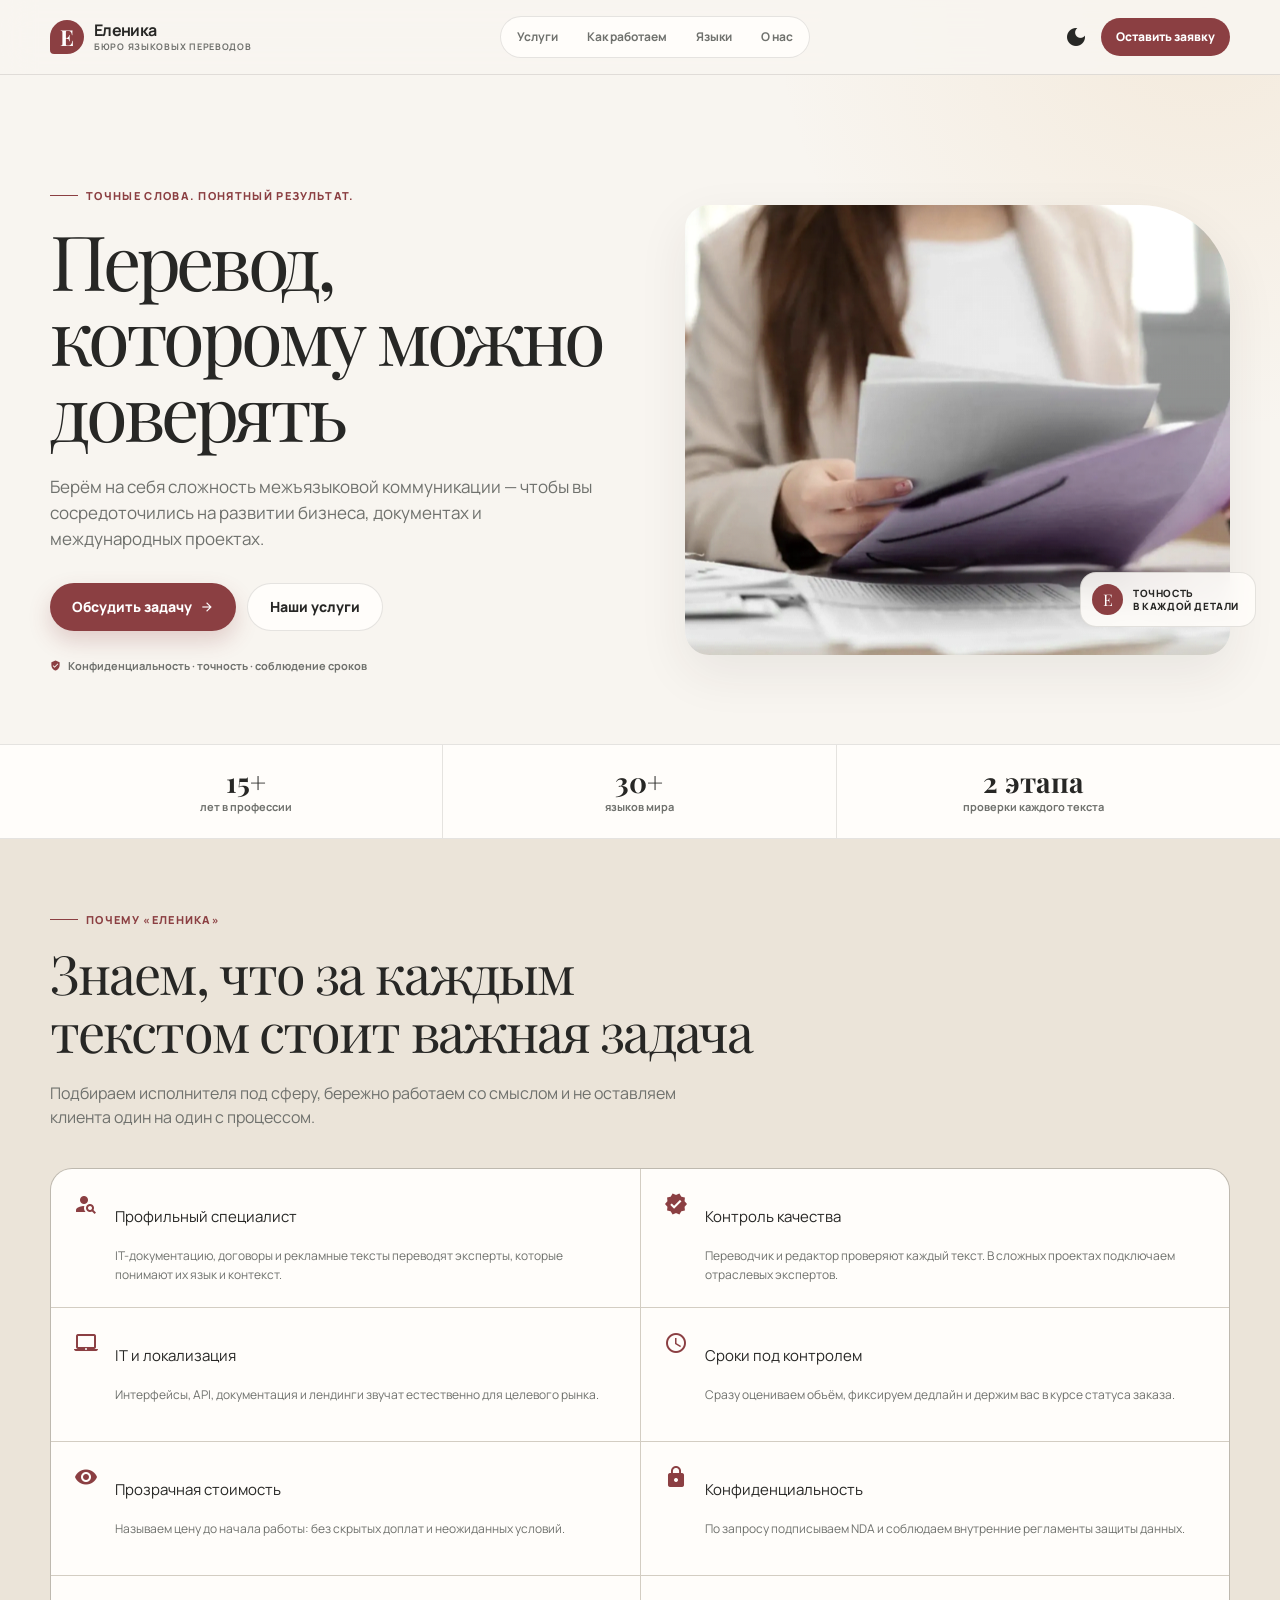
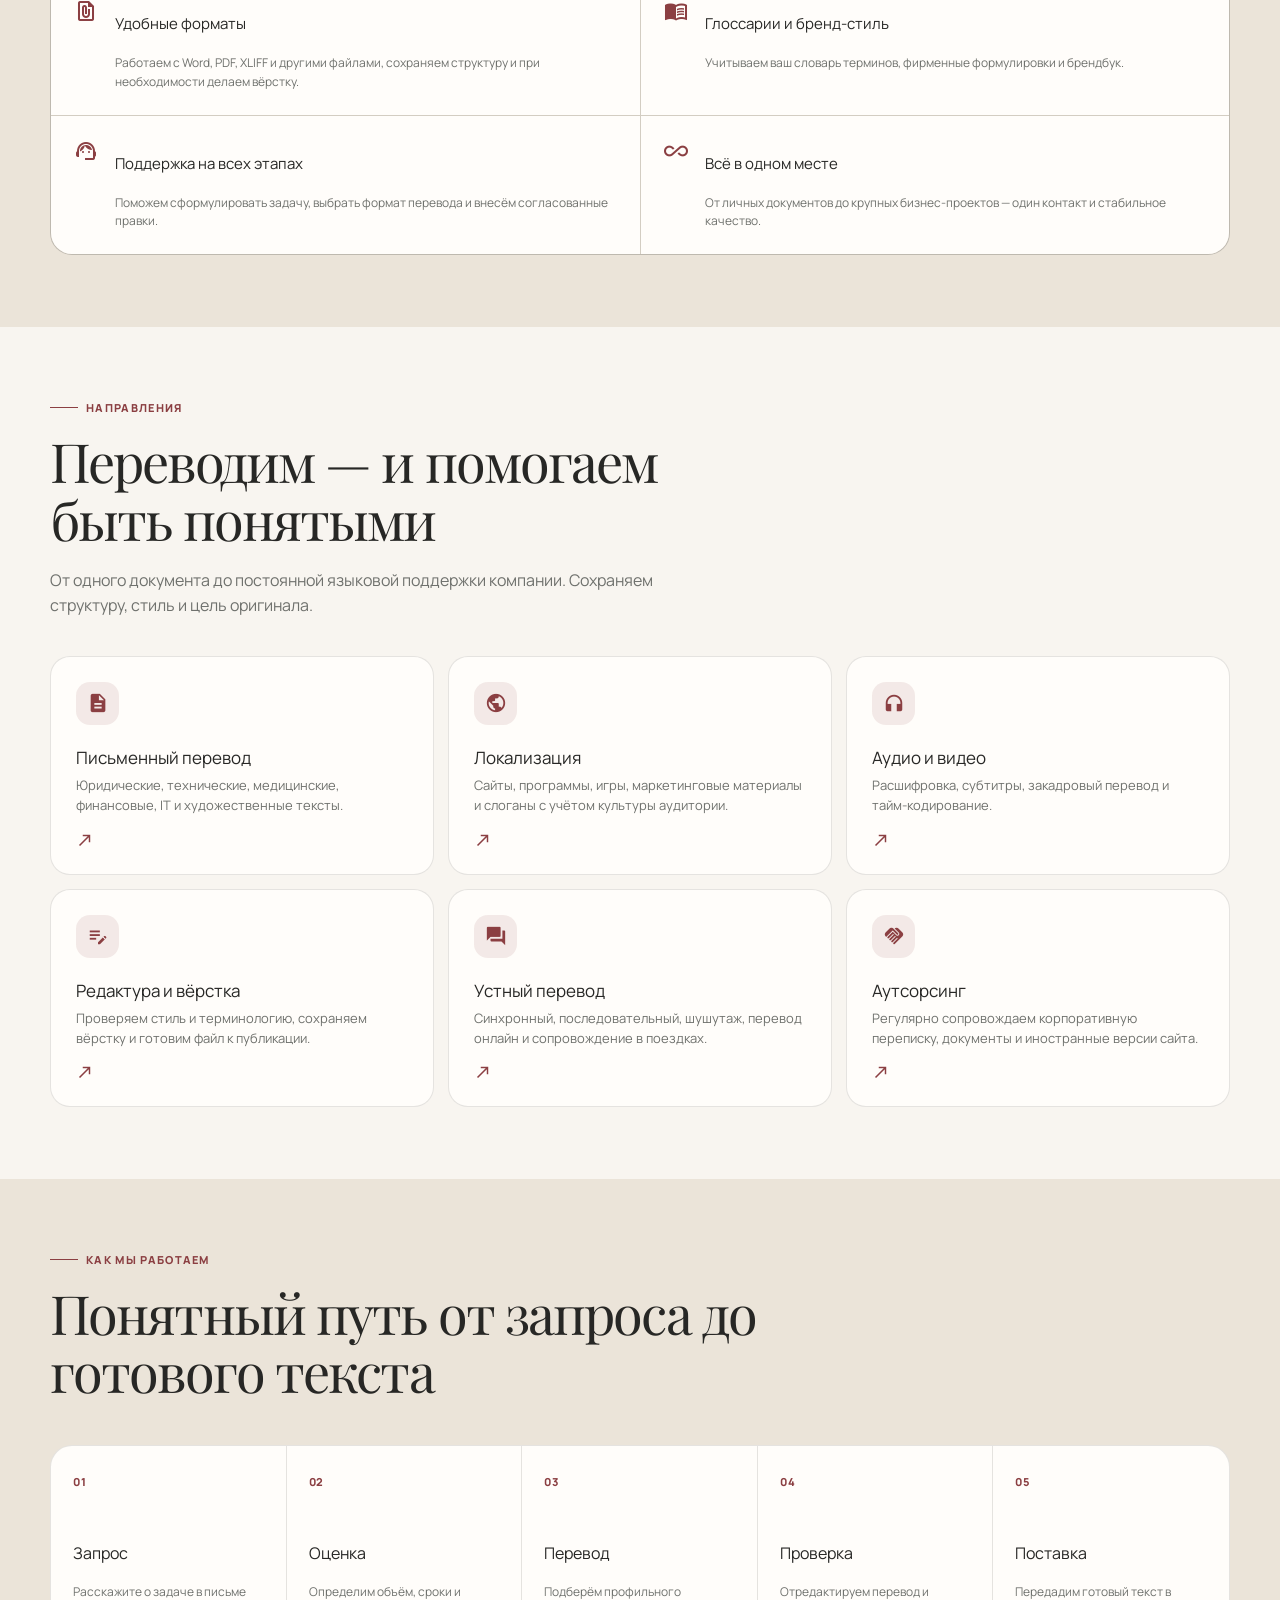
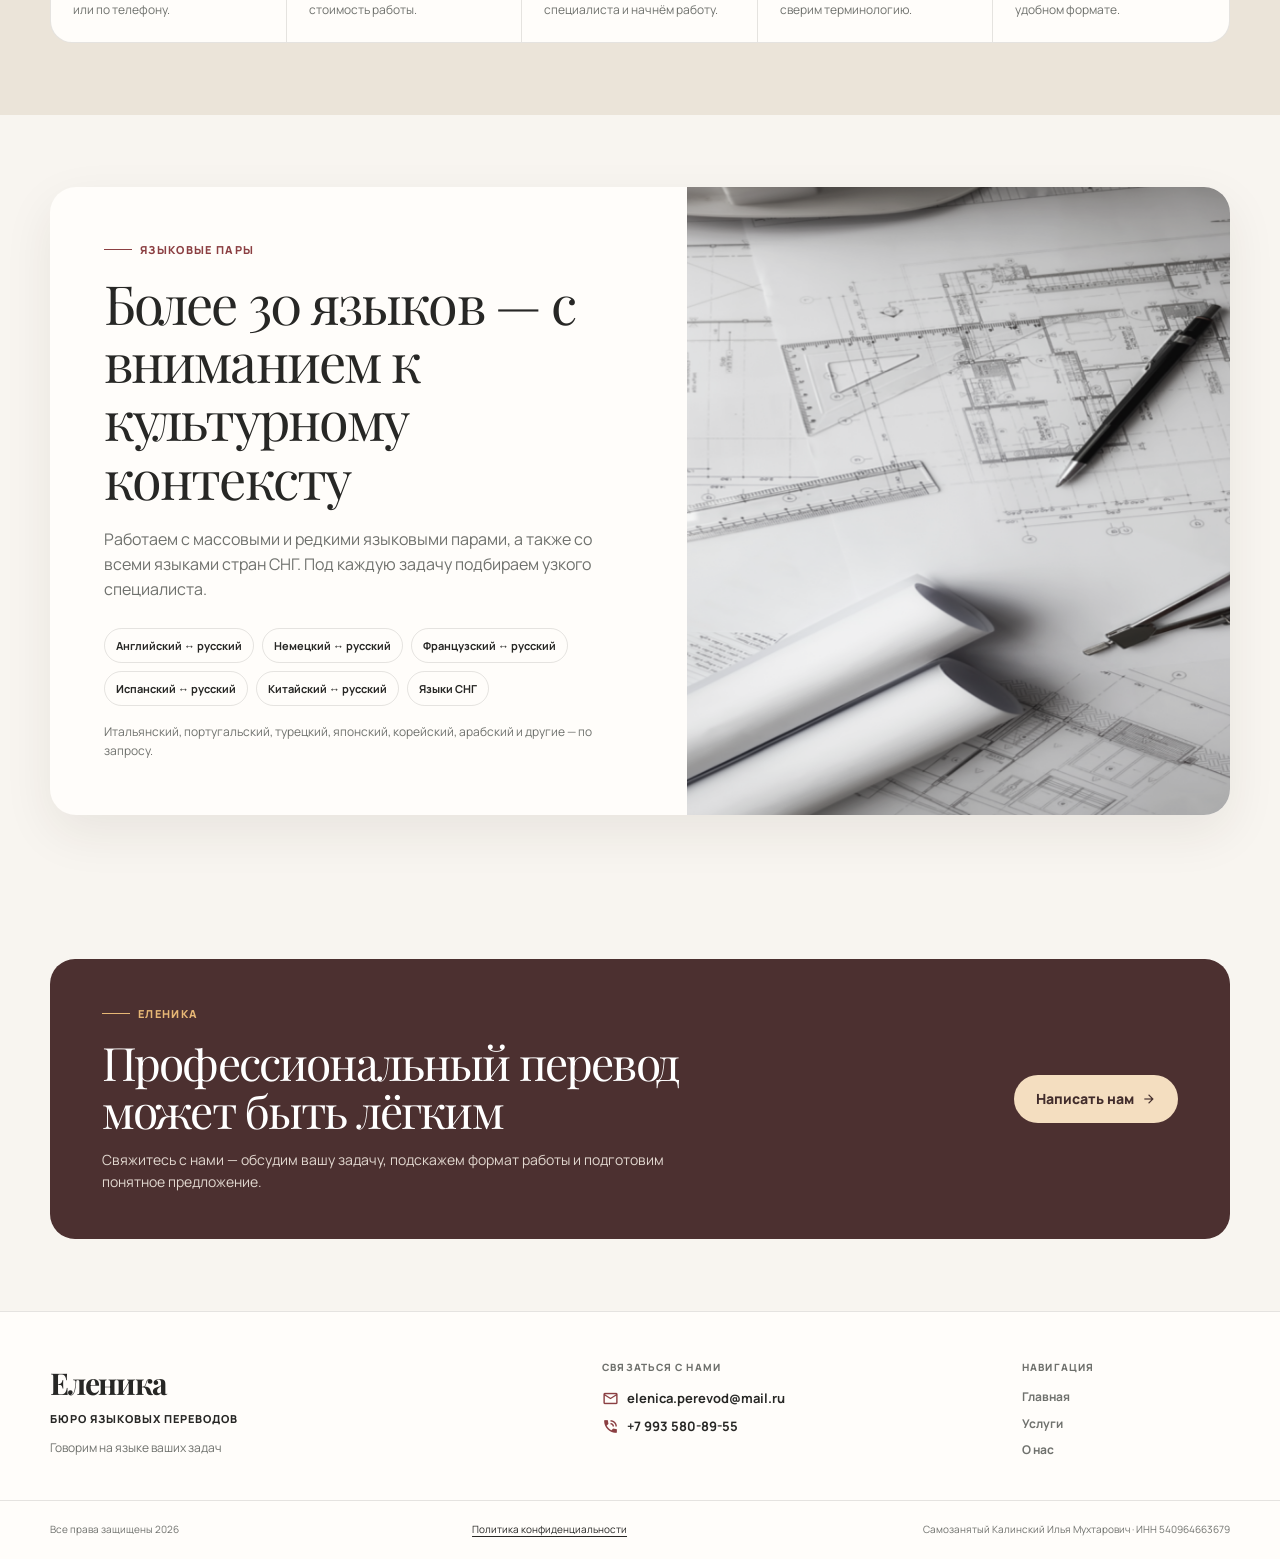
<file: index.html>
<!doctype html><html lang=ru><head><meta charset=UTF-8><meta name=viewport content="width=device-width,initial-scale=1"><meta name=theme-color content=#f8f5f0><meta name=description content="Бюро языковых переводов «Еленика» — точные переводы, локализация и языковая поддержка."><title>Еленика — бюро языковых переводов</title>  <script type="module" crossorigin src="/assets/index-B62N2bS0.js"></script>
  <link rel="stylesheet" crossorigin href="/assets/index-DwBuoHWR.css">
</head><body><div id=q-app></div></body></html>
</file>
<file: assets/index-DwBuoHWR.css>
@import "https://fonts.googleapis.com/css2?family=Manrope:wght@400;500;600;700;800&family=Playfair+Display:wght@600;700&display=swap";@font-face{font-family:Material Icons;font-style:normal;font-weight:400;font-display:block;src:url(/assets/flUhRq6tzZclQEJ-Vdg-IuiaDsNcIhQ8tQ-D-x-0Q06.woff2)format("woff2"),url(/assets/flUhRq6tzZclQEJ-Vdg-IuiaDsNa-OUIwM9U8.woff)format("woff")}.material-icons{text-transform:none;letter-spacing:normal;word-wrap:normal;white-space:nowrap;-webkit-font-smoothing:antialiased;text-rendering:optimizelegibility;-moz-osx-font-smoothing:grayscale;font-feature-settings:"liga";direction:ltr;font-family:Material Icons;font-style:normal;font-weight:400;line-height:1;display:inline-block}*,:before,:after{box-sizing:inherit;-webkit-tap-highlight-color:transparent;-moz-tap-highlight-color:transparent}html,body,#q-app{direction:ltr;width:100%}body.platform-ios.within-iframe,body.platform-ios.within-iframe #q-app{width:100px;min-width:100%}html,body{box-sizing:border-box;margin:0}body.q-ios-padding{--q-safe-area-inset-top:20px;--q-safe-area-inset-bottom:0px}@supports (padding-top:env(safe-area-inset-top)){body.q-ios-padding{--q-safe-area-inset-top:env(safe-area-inset-top,0px);--q-safe-area-inset-bottom:env(safe-area-inset-bottom,0px)}}body.q-safe-area-padding{--q-safe-area-inset-top:var(--safe-area-inset-top,env(safe-area-inset-top,0px));--q-safe-area-inset-bottom:var(--safe-area-inset-bottom,env(safe-area-inset-bottom,0px))}article,aside,details,figcaption,figure,footer,header,main,menu,nav,section,summary{display:block}abbr[title]{border-bottom:none;-webkit-text-decoration:underline dotted;text-decoration:underline dotted}img{border-style:none}code,kbd,pre,samp{font-family:monospace;font-size:1em}hr{box-sizing:content-box;height:0;overflow:visible}button,input,optgroup,select,textarea{font:inherit;margin:0;font-family:inherit}optgroup{font-weight:700}button,input,select{text-transform:none;overflow:visible}button::-moz-focus-inner{border:0;padding:0}input::-moz-focus-inner{border:0;padding:0}:is(button:-moz-focusring,input:-moz-focusring){outline:1px dotted buttontext}fieldset{padding:.35em .75em .625em}legend{box-sizing:border-box;color:inherit;white-space:normal;max-width:100%;padding:0;display:table}progress{vertical-align:baseline}textarea{overflow:auto}input[type=search]::-webkit-search-cancel-button{-webkit-appearance:none}input[type=search]::-webkit-search-decoration{-webkit-appearance:none}.q-icon{letter-spacing:normal;text-transform:none;white-space:nowrap;word-wrap:normal;text-align:center;box-sizing:content-box;fill:currentColor;direction:ltr;flex-shrink:0;width:1em;height:1em;line-height:1;position:relative}.q-icon:before,.q-icon:after{justify-content:center;align-items:center;width:100%;height:100%;display:flex!important}.q-icon>svg,.q-icon>img{width:100%;height:100%}.q-icon>div{box-sizing:border-box}.q-icon,.material-icons,.material-icons-outlined,.material-icons-round,.material-icons-sharp,.material-symbols-outlined,.material-symbols-rounded,.material-symbols-sharp{-webkit-user-select:none;user-select:none;cursor:inherit;font-size:inherit;vertical-align:middle;justify-content:center;align-items:center;display:inline-flex}.q-panel,.q-panel>div{width:100%;height:100%}.q-panel-parent{position:relative;overflow:hidden}.q-loading-bar{z-index:9998;background:#f44336;transition:transform .5s cubic-bezier(0,0,.2,1),opacity .5s;position:fixed}.q-loading-bar--top{width:100%;top:0;left:0;right:0}.q-loading-bar--bottom{width:100%;bottom:0;left:0;right:0}.q-loading-bar--right{height:100%;top:0;bottom:0;right:0}.q-loading-bar--left{height:100%;top:0;bottom:0;left:0}.q-avatar{vertical-align:middle;border-radius:50%;width:1em;height:1em;font-size:48px;display:inline-block;position:relative}.q-avatar__content{font-size:.5em;line-height:.5em}.q-avatar__content,.q-avatar img:not(.q-icon):not(.q-img__image){border-radius:inherit;height:inherit;width:inherit}.q-avatar--square{border-radius:0}.q-badge{background-color:var(--q-primary);color:#fff;vertical-align:baseline;border-radius:4px;min-height:12px;padding:2px 6px;font-size:12px;font-weight:400;line-height:1}.q-badge--single-line{white-space:nowrap}.q-badge--multi-line{word-break:break-all;word-wrap:break-word}.q-badge--floating{cursor:inherit;position:absolute;top:-4px;right:-3px}.q-badge--transparent{opacity:.8}.q-badge--outline{background-color:#0000;border:1px solid}.q-badge--rounded{border-radius:1em}.q-banner{background:#fff;min-height:54px;padding:8px 16px}.q-banner--top-padding{padding-top:14px}.q-banner__avatar{min-width:1px!important}.q-banner__avatar>.q-avatar{font-size:46px}.q-banner__avatar>.q-icon{font-size:40px}.q-banner__avatar:not(:empty)+.q-banner__content,.q-banner__actions.col-auto{padding-left:16px}.q-banner__actions.col-all .q-btn-item{margin:4px 0 0 4px}.q-banner--dense{min-height:32px;padding:8px}.q-banner--dense.q-banner--top-padding{padding-top:12px}.q-banner--dense .q-banner__avatar>.q-avatar,.q-banner--dense .q-banner__avatar>.q-icon{font-size:28px}.q-banner--dense .q-banner__avatar:not(:empty)+.q-banner__content,.q-banner--dense .q-banner__actions.col-auto{padding-left:8px}.q-bar{background:#0003}.q-bar>.q-icon{margin-left:2px}.q-bar>div,.q-bar>div+.q-icon{margin-left:8px}.q-bar>.q-btn{margin-left:2px}.q-bar>.q-icon:first-child,.q-bar>.q-btn:first-child,.q-bar>div:first-child{margin-left:0}.q-bar--standard{height:32px;padding:0 12px;font-size:18px}.q-bar--standard>div{font-size:16px}.q-bar--standard .q-btn{font-size:11px}.q-bar--dense{height:24px;padding:0 8px;font-size:14px}.q-bar--dense .q-btn{font-size:8px}.q-bar--dark{background:#ffffff26}.q-breadcrumbs__el{color:inherit}.q-breadcrumbs__el-icon{font-size:125%}.q-breadcrumbs__el-icon--with-label{margin-right:8px}[dir=rtl] .q-breadcrumbs__separator .q-icon{transform:scaleX(-1)}.q-btn{vertical-align:middle;color:inherit;text-transform:uppercase;text-align:center;cursor:default;background:0 0;border:0;outline:0;flex-direction:column;align-items:stretch;width:auto;height:auto;min-height:2.572em;padding:4px 16px;font-size:14px;font-weight:500;line-height:1.715em;text-decoration:none;display:inline-flex;position:relative}.q-btn .q-icon,.q-btn .q-spinner{font-size:1.715em}.q-btn.disabled{opacity:.7!important}.q-btn:before{content:"";border-radius:inherit;display:block;position:absolute;top:0;bottom:0;left:0;right:0;box-shadow:0 1px 5px #0003,0 2px 2px #00000024,0 3px 1px -2px #0000001f}.q-btn--actionable{cursor:pointer}.q-btn--actionable.q-btn--standard:before{transition:box-shadow .3s cubic-bezier(.25,.8,.5,1)}.q-btn--actionable.q-btn--standard:active:before,.q-btn--actionable.q-btn--standard.q-btn--active:before{box-shadow:0 3px 5px -1px #0003,0 5px 8px #00000024,0 1px 14px #0000001f}.q-btn--no-uppercase{text-transform:none}.q-btn--rectangle{border-radius:3px}.q-btn--outline{background:0 0!important}.q-btn--outline:before{border:1px solid}.q-btn--push{border-radius:7px}.q-btn--push:before{border-bottom:3px solid #00000026}.q-btn--push.q-btn--actionable{transition:transform .3s cubic-bezier(.25,.8,.5,1)}.q-btn--push.q-btn--actionable:before{transition:border-width .3s cubic-bezier(.25,.8,.5,1)}.q-btn--push.q-btn--actionable:active,.q-btn--push.q-btn--actionable.q-btn--active{transform:translateY(2px)}.q-btn--push.q-btn--actionable:active:before,.q-btn--push.q-btn--actionable.q-btn--active:before{border-bottom-width:0}.q-btn--rounded{border-radius:28px}.q-btn--round{border-radius:50%;min-width:3em;min-height:3em;padding:0}.q-btn--square{border-radius:0}.q-btn--flat:before,.q-btn--outline:before,.q-btn--unelevated:before{box-shadow:none}.q-btn--dense{min-height:2em;padding:.285em}.q-btn--dense.q-btn--round{min-width:2.4em;min-height:2.4em;padding:0}.q-btn--dense .on-left{margin-right:6px}.q-btn--dense .on-right{margin-left:6px}.q-btn--fab .q-icon,.q-btn--fab-mini .q-icon{font-size:24px}.q-btn--fab{min-width:56px;min-height:56px;padding:16px}.q-btn--fab .q-icon{margin:auto}.q-btn--fab-mini{min-width:40px;min-height:40px;padding:8px}.q-btn__content{z-index:0;transition:opacity .3s}.q-btn__content--hidden{opacity:0;pointer-events:none}.q-btn__progress{border-radius:inherit;z-index:0}.q-btn__progress-indicator{z-index:-1;background:#ffffff40;transform:translate(-100%)}.q-btn__progress--dark .q-btn__progress-indicator{background:#0003}.q-btn--flat .q-btn__progress-indicator,.q-btn--outline .q-btn__progress-indicator{opacity:.2;background:currentColor}.q-btn-dropdown--split .q-btn-dropdown__arrow-container{padding:0 4px}.q-btn-dropdown--split .q-btn-dropdown__arrow-container.q-btn--outline{border-left:1px solid}.q-btn-dropdown--split .q-btn-dropdown__arrow-container:not(.q-btn--outline){border-left:1px solid #ffffff4d}.q-btn-dropdown--simple *+.q-btn-dropdown__arrow{margin-left:8px}.q-btn-dropdown__arrow{transition:transform .28s}.q-btn-dropdown--current{flex-grow:1}.q-btn-group{vertical-align:middle;border-radius:3px;box-shadow:0 1px 5px #0003,0 2px 2px #00000024,0 3px 1px -2px #0000001f}.q-btn-group>.q-btn-item{border-radius:inherit;align-self:stretch}.q-btn-group>.q-btn-item:before{box-shadow:none}.q-btn-group>.q-btn-item .q-badge--floating{right:0}.q-btn-group>.q-btn-group{box-shadow:none}.q-btn-group>.q-btn-group:first-child>.q-btn:first-child{border-top-left-radius:inherit;border-bottom-left-radius:inherit}.q-btn-group>.q-btn-group:last-child>.q-btn:last-child{border-top-right-radius:inherit;border-bottom-right-radius:inherit}.q-btn-group>.q-btn-group:not(:first-child)>.q-btn:first-child:before{border-left:0}.q-btn-group>.q-btn-group:not(:last-child)>.q-btn:last-child:before{border-right:0}.q-btn-group>.q-btn-item:not(:last-child){border-top-right-radius:0;border-bottom-right-radius:0}.q-btn-group>.q-btn-item:not(:first-child){border-top-left-radius:0;border-bottom-left-radius:0}.q-btn-group>.q-btn-item.q-btn--standard:before{z-index:-1}.q-btn-group--push{border-radius:7px}.q-btn-group--push>.q-btn--push.q-btn--actionable{transform:none}.q-btn-group--push>.q-btn--push.q-btn--actionable .q-btn__content{transition:margin-top .3s cubic-bezier(.25,.8,.5,1),margin-bottom .3s cubic-bezier(.25,.8,.5,1)}.q-btn-group--push>.q-btn--push.q-btn--actionable:active .q-btn__content,.q-btn-group--push>.q-btn--push.q-btn--actionable.q-btn--active .q-btn__content{margin-top:2px;margin-bottom:-2px}.q-btn-group--rounded{border-radius:28px}.q-btn-group--square{border-radius:0}.q-btn-group--flat,.q-btn-group--outline,.q-btn-group--unelevated{box-shadow:none}.q-btn-group--outline>.q-separator{display:none}.q-btn-group--outline>.q-btn-item+.q-btn-item:before{border-left:0}.q-btn-group--outline>.q-btn-item:not(:last-child):before{border-right:0}.q-btn-group--stretch{border-radius:0;align-self:stretch}.q-btn-group--glossy>.q-btn-item{background-image:linear-gradient(#ffffff4d,#fff0 50%,#0000001f 51%,#0000000a)!important}.q-btn-group--spread>.q-btn-group{display:flex!important}.q-btn-group--spread>.q-btn-item,.q-btn-group--spread>.q-btn-group>.q-btn-item:not(.q-btn-dropdown__arrow-container){flex:10000;width:auto;min-width:0;max-width:100%}.q-btn-toggle{position:relative}.q-card{vertical-align:top;background:#fff;border-radius:4px;position:relative;box-shadow:0 1px 5px #0003,0 2px 2px #00000024,0 3px 1px -2px #0000001f}.q-card>div:not(.q--avoid-card-border),.q-card>img:not(.q--avoid-card-border){border-radius:0}:is(.q-card>div:nth-child(1 of :not(.q--avoid-card-border)),.q-card>img:nth-child(1 of :not(.q--avoid-card-border))){border-top-left-radius:inherit;border-top-right-radius:inherit;border-top:0}:is(.q-card>div:nth-last-child(1 of :not(.q--avoid-card-border)),.q-card>img:nth-last-child(1 of :not(.q--avoid-card-border))){border-bottom-left-radius:inherit;border-bottom-right-radius:inherit;border-bottom:0}.q-card>div:not(.q--avoid-card-border){box-shadow:none;border-left:0;border-right:0}.q-card--bordered{border:1px solid #0000001f}.q-card--dark{border-color:#ffffff47;box-shadow:0 1px 5px #fff3,0 2px 2px #ffffff24,0 3px 1px -2px #ffffff1f}.q-card__section{position:relative}.q-card__section--vert{padding:16px}.q-card__section--horiz>div:not(.q--avoid-card-border),.q-card__section--horiz>img:not(.q--avoid-card-border){border-radius:0}:is(.q-card__section--horiz>div:nth-child(1 of :not(.q--avoid-card-border)),.q-card__section--horiz>img:nth-child(1 of :not(.q--avoid-card-border))){border-top-left-radius:inherit;border-bottom-left-radius:inherit}:is(.q-card__section--horiz>div:nth-last-child(1 of :not(.q--avoid-card-border)),.q-card__section--horiz>img:nth-last-child(1 of :not(.q--avoid-card-border))){border-top-right-radius:inherit;border-bottom-right-radius:inherit}.q-card__section--horiz>div:not(.q--avoid-card-border){box-shadow:none;border-top:0;border-bottom:0}.q-card__actions{align-items:center;padding:8px}.q-card__actions .q-btn--rectangle{padding:0 8px}.q-card__actions--horiz>.q-btn-item+.q-btn-item,.q-card__actions--horiz>.q-btn-group+.q-btn-item,.q-card__actions--horiz>.q-btn-item+.q-btn-group{margin-left:8px}.q-card__actions--vert>.q-btn-item.q-btn--round{align-self:center}.q-card__actions--vert>.q-btn-item+.q-btn-item,.q-card__actions--vert>.q-btn-group+.q-btn-item,.q-card__actions--vert>.q-btn-item+.q-btn-group{margin-top:4px}.q-card__actions--vert>.q-btn-group>.q-btn-item{flex-grow:1}.q-card>img{border:0;width:100%;max-width:100%;display:block}.q-carousel{background-color:#fff;height:400px}.q-carousel__slide{background-position:50%;background-size:cover;min-height:100%}.q-carousel__slide,.q-carousel .q-carousel--padding{padding:16px}.q-carousel__slides-container{height:100%}.q-carousel__control{color:#fff}.q-carousel__arrow{pointer-events:none}.q-carousel__arrow .q-icon{font-size:28px}.q-carousel__arrow .q-btn{pointer-events:all}.q-carousel__prev-arrow--horizontal,.q-carousel__next-arrow--horizontal{top:16px;bottom:16px}.q-carousel__prev-arrow--horizontal{left:16px}.q-carousel__next-arrow--horizontal{right:16px}.q-carousel__prev-arrow--vertical,.q-carousel__next-arrow--vertical{left:16px;right:16px}.q-carousel__prev-arrow--vertical{top:16px}.q-carousel__next-arrow--vertical{bottom:16px}.q-carousel__navigation--top,.q-carousel__navigation--bottom{left:16px;right:16px;overflow:auto hidden}.q-carousel__navigation--top{top:16px}.q-carousel__navigation--bottom{bottom:16px}.q-carousel__navigation--left,.q-carousel__navigation--right{top:16px;bottom:16px;overflow:hidden auto}.q-carousel__navigation--left>.q-carousel__navigation-inner,.q-carousel__navigation--right>.q-carousel__navigation-inner{flex-direction:column}.q-carousel__navigation--left{left:16px}.q-carousel__navigation--right{right:16px}.q-carousel__navigation-inner{flex:auto}.q-carousel__navigation .q-btn{margin:6px 4px;padding:5px}.q-carousel__navigation-icon--inactive{opacity:.7}.q-carousel .q-carousel__thumbnail{cursor:pointer;vertical-align:middle;opacity:.7;border:1px solid #0000;border-radius:4px;width:auto;height:50px;margin:2px;transition:opacity .3s;display:inline-block}.q-carousel .q-carousel__thumbnail:hover,.q-carousel .q-carousel__thumbnail--active{opacity:1}.q-carousel .q-carousel__thumbnail--active{cursor:default;border-color:currentColor}.q-carousel--navigation-top.q-carousel--with-padding .q-carousel__slide,.q-carousel--navigation-top .q-carousel--padding,.q-carousel--arrows-vertical.q-carousel--with-padding .q-carousel__slide,.q-carousel--arrows-vertical .q-carousel--padding{padding-top:60px}.q-carousel--navigation-bottom.q-carousel--with-padding .q-carousel__slide,.q-carousel--navigation-bottom .q-carousel--padding,.q-carousel--arrows-vertical.q-carousel--with-padding .q-carousel__slide,.q-carousel--arrows-vertical .q-carousel--padding{padding-bottom:60px}.q-carousel--navigation-left.q-carousel--with-padding .q-carousel__slide,.q-carousel--navigation-left .q-carousel--padding,.q-carousel--arrows-horizontal.q-carousel--with-padding .q-carousel__slide,.q-carousel--arrows-horizontal .q-carousel--padding{padding-left:60px}.q-carousel--navigation-right.q-carousel--with-padding .q-carousel__slide,.q-carousel--navigation-right .q-carousel--padding,.q-carousel--arrows-horizontal.q-carousel--with-padding .q-carousel__slide,.q-carousel--arrows-horizontal .q-carousel--padding{padding-right:60px}.q-carousel.fullscreen{height:100%}.q-message-name{font-size:small}.q-message-label{text-align:center;margin:24px 0;font-size:small}.q-message-stamp{color:inherit;opacity:.6;margin-top:4px;font-size:small;display:none}.q-message-avatar{border-radius:50%;width:48px;min-width:48px;height:48px}.q-message{margin-bottom:8px}.q-message:first-child .q-message-label{margin-top:0}.q-message-avatar--received{margin-right:8px}.q-message-text--received{color:#81c784;border-radius:4px 4px 4px 0}.q-message-text--received:last-child:before{border-bottom:8px solid;border-left:8px solid #0000;border-right:0 solid #0000;right:100%}.q-message-text-content--received{color:#000}.q-message-name--sent{text-align:right}.q-message-avatar--sent{margin-left:8px}.q-message-container--sent{flex-direction:row-reverse}.q-message-text--sent{color:#e0e0e0;border-radius:4px 4px 0}.q-message-text--sent:last-child:before{border-bottom:8px solid;border-left:0 solid #0000;border-right:8px solid #0000;left:100%}.q-message-text-content--sent{color:#000}.q-message-text{word-break:break-word;background:currentColor;padding:8px;line-height:1.2;position:relative}.q-message-text+.q-message-text{margin-top:3px}.q-message-text:last-child{min-height:48px}.q-message-text:last-child .q-message-stamp{display:block}.q-message-text:last-child:before{content:"";width:0;height:0;position:absolute;bottom:0}.q-checkbox{vertical-align:middle}.q-checkbox__native{width:1px;height:1px}.q-checkbox__bg,.q-checkbox__icon-container{-webkit-user-select:none;user-select:none}.q-checkbox__bg{-webkit-print-color-adjust:exact;border:2px solid;border-radius:2px;width:50%;height:50%;transition:background .22s cubic-bezier(0,0,.2,1);top:25%;left:25%}.q-checkbox__icon{color:currentColor;font-size:.5em}.q-checkbox__svg{color:#fff}.q-checkbox__truthy{stroke:currentColor;stroke-width:3.12px;stroke-dashoffset:29.7833px;stroke-dasharray:29.7833}.q-checkbox__indet{fill:currentColor;transform-origin:50%;transform:rotate(-280deg)scale(0)}.q-checkbox__inner{color:#0000008a;border-radius:50%;outline:0;width:1em;min-width:1em;height:1em;font-size:40px}.q-checkbox__inner--truthy,.q-checkbox__inner--indet{color:var(--q-primary)}.q-checkbox__inner--truthy .q-checkbox__bg,.q-checkbox__inner--indet .q-checkbox__bg{background:currentColor}.q-checkbox__inner--truthy path{stroke-dashoffset:0;transition:stroke-dashoffset .18s cubic-bezier(.4,0,.6,1)}.q-checkbox__inner--indet .q-checkbox__indet{transition:transform .22s cubic-bezier(0,0,.2,1);transform:rotate(0)scale(1)}.q-checkbox.disabled{opacity:.75!important}.q-checkbox--dark .q-checkbox__inner{color:#ffffffb3}.q-checkbox--dark .q-checkbox__inner:before{opacity:.32!important}.q-checkbox--dark .q-checkbox__inner--truthy,.q-checkbox--dark .q-checkbox__inner--indet{color:var(--q-primary)}.q-checkbox--dense .q-checkbox__inner{width:.5em;min-width:.5em;height:.5em}.q-checkbox--dense .q-checkbox__bg{width:90%;height:90%;top:5%;left:5%}.q-checkbox--dense .q-checkbox__label{padding-left:.5em}.q-checkbox--dense.reverse .q-checkbox__label{padding-left:0;padding-right:.5em}body.desktop .q-checkbox:not(.disabled) .q-checkbox__inner:before{content:"";opacity:.12;background:currentColor;border-radius:50%;transition:transform .22s cubic-bezier(0,0,.2,1);position:absolute;top:0;bottom:0;left:0;right:0;transform:scale(0)}body.desktop .q-checkbox:not(.disabled):focus .q-checkbox__inner:before,body.desktop .q-checkbox:not(.disabled):hover .q-checkbox__inner:before{transform:scale(1)}body.desktop .q-checkbox--dense:not(.disabled):focus .q-checkbox__inner:before,body.desktop .q-checkbox--dense:not(.disabled):hover .q-checkbox__inner:before{transform:scale(1.4)}.q-chip{vertical-align:middle;color:#000000de;background:#e0e0e0;border-radius:16px;outline:0;max-width:100%;height:2em;margin:4px;padding:.5em .9em;font-size:14px;position:relative}.q-chip--colored .q-chip__icon,.q-chip--dark .q-chip__icon{color:inherit}.q-chip .q-avatar{border-radius:16px;margin-left:-.45em;margin-right:.2em;font-size:2em}.q-chip--outline{border:1px solid;background:0 0!important}.q-chip--outline .q-avatar{margin-left:calc(-.45em - 1px)}.q-chip--selected .q-avatar{display:none}.q-chip__icon{color:#0000008a;margin:-.2em;font-size:1.5em}.q-chip__icon--left{margin-right:.2em}.q-chip__icon--right{margin-left:.2em}.q-chip__icon--remove{opacity:.6;outline:0;margin-left:.1em;margin-right:-.5em}.q-chip__icon--remove:hover,.q-chip__icon--remove:focus{opacity:1}.q-chip__content{white-space:nowrap}.q-chip--dense{border-radius:12px;height:1.5em;padding:0 .4em}.q-chip--dense .q-avatar{border-radius:12px;margin-left:-.27em;margin-right:.1em;font-size:1.5em}.q-chip--dense .q-chip__icon{font-size:1.25em}.q-chip--dense .q-chip__icon--left{margin-right:.195em}.q-chip--dense .q-chip__icon--remove{margin-right:-.25em}.q-chip--square{border-radius:4px}.q-chip--square .q-avatar{border-radius:3px 0 0 3px}body.desktop .q-chip--clickable:focus{box-shadow:0 1px 3px #0003,0 1px 1px #00000024,0 2px 1px -1px #0000001f}body.desktop.body--dark .q-chip--clickable:focus{box-shadow:0 1px 3px #fff3,0 1px 1px #ffffff24,0 2px 1px -1px #ffffff1f}.q-circular-progress{vertical-align:middle;width:1em;height:1em;line-height:1;display:inline-block;position:relative}.q-circular-progress.q-focusable{border-radius:50%}.q-circular-progress__svg{width:100%;height:100%}.q-circular-progress__text{font-size:.25em}.q-circular-progress--indeterminate .q-circular-progress__svg{transform-origin:50%;animation:2s linear infinite q-spin}.q-circular-progress--indeterminate .q-circular-progress__circle{stroke-dasharray:1 400;stroke-dashoffset:0;animation:1.5s ease-in-out infinite q-circular-progress-circle}@keyframes q-circular-progress-circle{0%{stroke-dasharray:1 400;stroke-dashoffset:0}50%{stroke-dasharray:400 400;stroke-dashoffset:-100px}to{stroke-dasharray:400 400;stroke-dashoffset:-300px}}.q-color-picker{vertical-align:top;background:#fff;border-radius:4px;min-width:180px;max-width:350px;overflow:hidden;box-shadow:0 1px 5px #0003,0 2px 2px #00000024,0 3px 1px -2px #0000001f}.q-color-picker .q-tab{padding:0!important}.q-color-picker--bordered{border:1px solid #0000001f}.q-color-picker__header-tabs{height:32px}.q-color-picker__header input{border:0;line-height:24px}.q-color-picker__header .q-tab{height:32px!important;min-height:32px!important}.q-color-picker__header .q-tab--inactive{background:linear-gradient(#0000001a,#00000026 75%,#0000004d 100%)}.q-color-picker__error-icon{opacity:0;font-size:24px;transition:opacity .3s ease-in;bottom:2px;right:2px}.q-color-picker__header-content{background:#fff;position:relative}.q-color-picker__header-content--light{color:#000}.q-color-picker__header-content--dark{color:#fff}.q-color-picker__header-content--dark .q-tab--inactive:before{content:"";background:#fff3;position:absolute;top:0;bottom:0;left:0;right:0}.q-color-picker__header-banner{height:36px}.q-color-picker__header-bg{background:#fff;background-image:url([data-uri])!important}.q-color-picker__footer{height:36px}.q-color-picker__footer .q-tab{height:36px!important;min-height:36px!important}.q-color-picker__footer .q-tab--inactive{background:linear-gradient(#0000004d 0%,#00000026 25%,#0000001a)}.q-color-picker__spectrum{width:100%;height:100%}.q-color-picker__spectrum-tab{padding:0!important}.q-color-picker__spectrum-white{background:linear-gradient(90deg,#fff,#fff0)}.q-color-picker__spectrum-black{background:linear-gradient(#0000,#000)}.q-color-picker__spectrum-circle{border-radius:50%;width:10px;height:10px;transform:translate(-5px,-5px);box-shadow:0 0 0 1.5px #fff,inset 0 0 1px 1px #0000004d,0 0 1px 2px #0006}.q-color-picker__hue .q-slider__track{opacity:1;background:linear-gradient(90deg,red 0%,#ff0 17%,#0f0 33%,#0ff 50%,#00f 67%,#f0f 83%,red 100%)!important}.q-color-picker__alpha .q-slider__track-container{padding-top:0}.q-color-picker__alpha .q-slider__track:before{content:"";border-radius:inherit;background:linear-gradient(90deg,#fff0,#757575);position:absolute;top:0;bottom:0;left:0;right:0}.q-color-picker__sliders{padding:0 16px}.q-color-picker__sliders .q-slider__thumb{color:#424242}.q-color-picker__sliders .q-slider__thumb path{stroke-width:2px;fill:#0000}.q-color-picker__sliders .q-slider--active path{stroke-width:3px}.q-color-picker__tune-tab .q-slider{margin-left:18px;margin-right:18px}.q-color-picker__tune-tab input{border:1px solid #e0e0e0;border-radius:4px;width:3.5em;font-size:11px}.q-color-picker__palette-tab{padding:0!important}.q-color-picker__palette-rows--editable .q-color-picker__cube{cursor:pointer}.q-color-picker__cube{padding-bottom:10%;width:10%!important}.q-color-picker input{color:inherit;text-align:center;background:0 0;outline:0}.q-color-picker .q-tabs{overflow:hidden}.q-color-picker .q-tab--active{box-shadow:0 0 14px 3px #0003}.q-color-picker .q-tab--active .q-focus-helper,.q-color-picker .q-tab__indicator{display:none}.q-color-picker .q-tab-panels{background:inherit}.q-color-picker--dark{box-shadow:0 1px 5px #fff3,0 2px 2px #ffffff24,0 3px 1px -2px #ffffff1f}.q-color-picker--dark .q-color-picker__tune-tab input{border:1px solid #ffffff4d}.q-color-picker--dark .q-slider__thumb{color:#fafafa}.q-date{background:#fff;border-radius:4px;width:290px;min-width:290px;max-width:100%;display:inline-flex;box-shadow:0 1px 5px #0003,0 2px 2px #00000024,0 3px 1px -2px #0000001f}.q-date--bordered{border:1px solid #0000001f}.q-date__header{border-top-left-radius:inherit;color:#fff;background-color:var(--q-primary);padding:16px}.q-date__actions{padding:0 16px 16px}.q-date__content,.q-date__main{outline:0}.q-date__content .q-btn{font-weight:400}.q-date__header-link{opacity:.64;outline:0;transition:opacity .3s ease-out}.q-date__header-link--active,.q-date__header-link:hover,.q-date__header-link:focus{opacity:1}.q-date__header-subtitle{letter-spacing:.00938em;font-size:14px;line-height:1.75}.q-date__header-title-label{letter-spacing:.00735em;font-size:24px;line-height:1.2}.q-date__view{width:100%;height:100%;min-height:290px;padding:16px}.q-date__navigation{height:12.5%}.q-date__navigation>div:first-child{justify-content:flex-end;width:8%;min-width:24px}.q-date__navigation>div:last-child{justify-content:flex-start;width:8%;min-width:24px}.q-date__calendar-weekdays{height:12.5%}.q-date__calendar-weekdays>div{opacity:.38;font-size:12px}.q-date__calendar-item{vertical-align:middle;justify-content:center;align-items:center;padding:1px;display:inline-flex;position:relative;width:14.285%!important;height:12.5%!important}.q-date__calendar-item:after{content:"";pointer-events:none;border:1px dashed #0000;position:absolute;top:1px;bottom:1px;left:0;right:0}.q-date__calendar-item>div,.q-date__calendar-item button{border-radius:50%;width:30px;height:30px}.q-date__calendar-item>div{text-align:center;line-height:30px}.q-date__calendar-item>button{line-height:22px}.q-date__calendar-item--out{opacity:.18}.q-date__calendar-item--fill{visibility:hidden}.q-date__range:before,.q-date__range-from:before,.q-date__range-to:before{content:"";opacity:.3;background-color:currentColor;position:absolute;top:1px;bottom:1px;left:0;right:0}.q-date__range:nth-child(7n-6):before,.q-date__range-from:nth-child(7n-6):before,.q-date__range-to:nth-child(7n-6):before{border-top-left-radius:0;border-bottom-left-radius:0}.q-date__range:nth-child(7n):before,.q-date__range-from:nth-child(7n):before,.q-date__range-to:nth-child(7n):before{border-top-right-radius:0;border-bottom-right-radius:0}.q-date__range-from:before{left:50%}.q-date__range-to:before{right:50%}.q-date__edit-range:after{border-color:currentColor #0000}.q-date__edit-range:nth-child(7n-6):after{border-top-left-radius:0;border-bottom-left-radius:0}.q-date__edit-range:nth-child(7n):after{border-top-right-radius:0;border-bottom-right-radius:0}.q-date__edit-range-from:after,.q-date__edit-range-from-to:after{border-top-color:currentColor;border-bottom-color:currentColor;border-left-color:currentColor;border-top-left-radius:28px;border-bottom-left-radius:28px;left:4px}.q-date__edit-range-to:after,.q-date__edit-range-from-to:after{border-top-color:currentColor;border-bottom-color:currentColor;border-right-color:currentColor;border-top-right-radius:28px;border-bottom-right-radius:28px;right:4px}.q-date__calendar-days-container{height:75%;min-height:192px}.q-date__calendar-days>div{height:16.66%!important}.q-date__event{background-color:var(--q-secondary);border-radius:5px;width:8px;height:5px;position:absolute;bottom:2px;left:50%;transform:translate(-50%)}.q-date__today{box-shadow:0 0 1px}.q-date__years-content{padding:0 8px}.q-date__years-item,.q-date__months-item{flex:0 0 33.3333%}.q-date.disabled .q-date__header,.q-date.disabled .q-date__content,.q-date--readonly .q-date__header,.q-date--readonly .q-date__content{pointer-events:none}.q-date--readonly .q-date__navigation{display:none}.q-date--portrait{flex-direction:column}.q-date--portrait-standard .q-date__content{height:calc(100% - 86px)}.q-date--portrait-standard .q-date__header{border-top-right-radius:inherit;height:86px}.q-date--portrait-standard .q-date__header-title{align-items:center;height:30px}.q-date--portrait-minimal .q-date__content{height:100%}.q-date--landscape{flex-direction:row;align-items:stretch;min-width:420px}.q-date--landscape>div{flex-direction:column;display:flex}.q-date--landscape .q-date__content{height:100%}.q-date--landscape-standard{min-width:420px}.q-date--landscape-standard .q-date__header{border-bottom-left-radius:inherit;width:110px;min-width:110px}.q-date--landscape-standard .q-date__header-title{flex-direction:column}.q-date--landscape-standard .q-date__header-today{margin-top:12px;margin-left:-8px}.q-date--landscape-minimal{width:310px}.q-date--dark{border-color:#ffffff47;box-shadow:0 1px 5px #fff3,0 2px 2px #ffffff24,0 3px 1px -2px #ffffff1f}.q-dialog__title{letter-spacing:.0125em;font-size:1.25rem;font-weight:500;line-height:1.6}.q-dialog__progress{font-size:4rem}.q-dialog__inner{outline:0}.q-dialog__inner>div{pointer-events:all;-webkit-overflow-scrolling:touch;will-change:scroll-position;border-radius:4px;overflow:auto}.q-dialog__inner--square>div{border-radius:0!important}.q-dialog__inner>.q-card>.q-card__actions .q-btn--rectangle{min-width:64px}.q-dialog__inner--minimized{padding:24px}.q-dialog__inner--minimized>div{max-height:calc(100vh - 48px)}.q-dialog__inner--maximized>div{width:100%;max-width:100vw;height:100%;max-height:100vh;border-radius:0!important;top:0!important;left:0!important}.q-dialog__inner--top,.q-dialog__inner--bottom{padding-top:0!important;padding-bottom:0!important}.q-dialog__inner--right,.q-dialog__inner--left{padding-left:0!important;padding-right:0!important}.q-dialog__inner--left:not(.q-dialog__inner--animating)>div,.q-dialog__inner--top:not(.q-dialog__inner--animating)>div{border-top-left-radius:0}.q-dialog__inner--right:not(.q-dialog__inner--animating)>div,.q-dialog__inner--top:not(.q-dialog__inner--animating)>div{border-top-right-radius:0}.q-dialog__inner--left:not(.q-dialog__inner--animating)>div,.q-dialog__inner--bottom:not(.q-dialog__inner--animating)>div{border-bottom-left-radius:0}.q-dialog__inner--right:not(.q-dialog__inner--animating)>div,.q-dialog__inner--bottom:not(.q-dialog__inner--animating)>div{border-bottom-right-radius:0}.q-dialog__inner--fullwidth>div{width:100%!important;max-width:100%!important}.q-dialog__inner--fullheight>div{height:100%!important;max-height:100%!important}.q-dialog__backdrop{z-index:-1;pointer-events:all;background:#0006;outline:0}body.platform-ios .q-dialog__inner--minimized>div,body.platform-android:not(.native-mobile) .q-dialog__inner--minimized>div{max-height:calc(100vh - 108px)}body.q-ios-padding .q-dialog__inner,body.q-safe-area-padding .q-dialog__inner{padding-top:var(--q-safe-area-inset-top)!important;padding-bottom:var(--q-safe-area-inset-bottom)!important}body.q-ios-padding .q-dialog__inner>div,body.q-safe-area-padding .q-dialog__inner>div{max-height:calc(100vh - var(--q-safe-area-inset-top) - var(--q-safe-area-inset-bottom))!important}@media (max-width:599.98px){.q-dialog__inner--top,.q-dialog__inner--bottom{padding-left:0;padding-right:0}.q-dialog__inner--top>div,.q-dialog__inner--bottom>div{width:100%!important}}@media (min-width:600px){.q-dialog__inner--minimized>div{max-width:560px}}.q-body--dialog{overflow:hidden}.q-editor{background-color:#fff;border:1px solid #0000001f;border-radius:4px}.q-editor.disabled{border-style:dashed}.q-editor>div:first-child,.q-editor__toolbars-container,.q-editor__toolbars-container>div:first-child{border-top-left-radius:inherit;border-top-right-radius:inherit}.q-editor__content{border-bottom-left-radius:inherit;border-bottom-right-radius:inherit;outline:0;max-width:100%;min-height:10em;padding:10px;overflow:auto}.q-editor__content pre{white-space:pre-wrap}.q-editor__content hr{background:#0000001f;border:0;outline:0;height:1px;margin:1px}.q-editor__content:empty:not(:focus):before{content:attr(placeholder);opacity:.7}.q-editor__toolbar{border-bottom:1px solid #0000001f;min-height:32px}.q-editor__toolbars-container{max-width:100%}.q-editor .q-btn{margin:4px}.q-editor__toolbar-group{margin:0 4px;position:relative}.q-editor__toolbar-group+.q-editor__toolbar-group:before{content:"";background:#0000001f;width:1px;position:absolute;top:4px;bottom:4px;left:-4px}.q-editor__link-input{color:inherit;text-transform:none;background:0 0;border:none;border-radius:0;outline:0;text-decoration:none}.q-editor--flat,.q-editor--flat .q-editor__toolbar{border:0}.q-editor--dense .q-editor__toolbar-group{flex-wrap:nowrap;align-items:center;display:flex}.q-editor--dark{border-color:#ffffff47}.q-editor--dark .q-editor__content hr{background:#ffffff47}.q-editor--dark .q-editor__toolbar{border-color:#ffffff47}.q-editor--dark .q-editor__toolbar-group+.q-editor__toolbar-group:before{background:#ffffff47}.q-expansion-item__border{opacity:0}.q-expansion-item__toggle-icon{transition:transform .3s;position:relative}.q-expansion-item__toggle-icon--rotated{transform:rotate(180deg)}.q-expansion-item__toggle-focus{width:1em!important;height:1em!important;position:relative!important}.q-expansion-item__toggle-focus+.q-expansion-item__toggle-icon{margin-top:-1em}.q-expansion-item--standard.q-expansion-item--expanded>div>.q-expansion-item__border{opacity:1}.q-expansion-item--popup{transition:padding .5s}.q-expansion-item--popup>.q-expansion-item__container{border:1px solid #0000001f}.q-expansion-item--popup>.q-expansion-item__container>.q-separator{display:none}.q-expansion-item--popup.q-expansion-item--collapsed{padding:0 15px}.q-expansion-item--popup.q-expansion-item--expanded{padding:15px 0}.q-expansion-item--popup.q-expansion-item--expanded+.q-expansion-item--popup.q-expansion-item--expanded{padding-top:0}.q-expansion-item--popup.q-expansion-item--collapsed:not(:first-child)>.q-expansion-item__container{border-top-width:0}.q-expansion-item--popup.q-expansion-item--expanded+.q-expansion-item--popup.q-expansion-item--collapsed>.q-expansion-item__container{border-top-width:1px}.q-expansion-item__content>.q-card{box-shadow:none;border-radius:0}.q-expansion-item:first-child>div>.q-expansion-item__border--top,.q-expansion-item:last-child>div>.q-expansion-item__border--bottom,.q-expansion-item--expanded+.q-expansion-item--expanded>div>.q-expansion-item__border--top{opacity:0}.q-expansion-item--expanded .q-textarea--autogrow textarea{animation:q-expansion-done}@keyframes q-expansion-done{0%{--q-exp-done:1}}.z-fab{z-index:990}.q-fab{vertical-align:middle;position:relative}.q-fab>.q-btn{width:100%}.q-fab--form-rounded{border-radius:28px}.q-fab--form-square{border-radius:4px}.q-fab__icon,.q-fab__active-icon{transition:opacity .4s,transform .4s}.q-fab__icon{opacity:1;transform:rotate(0)}.q-fab__active-icon{opacity:0;transform:rotate(-180deg)}.q-fab__label--external{padding:0 8px;transition:opacity .18s cubic-bezier(.65,.815,.735,.395);position:absolute}.q-fab__label--external-hidden{opacity:0;pointer-events:none}.q-fab__label--external-left{top:50%;left:-12px;transform:translate(-100%,-50%)}.q-fab__label--external-right{top:50%;right:-12px;transform:translate(100%,-50%)}.q-fab__label--external-bottom{bottom:-12px;left:50%;transform:translate(-50%,100%)}.q-fab__label--external-top{top:-12px;left:50%;transform:translate(-50%,-100%)}.q-fab__label--internal{max-height:30px;padding:0;transition:font-size .12s cubic-bezier(.65,.815,.735,.395),max-height .12s cubic-bezier(.65,.815,.735,.395),opacity 70ms cubic-bezier(.65,.815,.735,.395)}.q-fab__label--internal-hidden{opacity:0;font-size:0}.q-fab__label--internal-top{padding-bottom:.12em}.q-fab__label--internal-bottom{padding-top:.12em}.q-fab__label--internal-top.q-fab__label--internal-hidden,.q-fab__label--internal-bottom.q-fab__label--internal-hidden{max-height:0}.q-fab__label--internal-left{padding-left:.285em;padding-right:.571em}.q-fab__label--internal-right{padding-left:.571em;padding-right:.285em}.q-fab__icon-holder{min-width:24px;min-height:24px;position:relative}.q-fab__icon-holder--opened .q-fab__icon{opacity:0;transform:rotate(180deg)}.q-fab__icon-holder--opened .q-fab__active-icon{opacity:1;transform:rotate(0)}.q-fab__actions{opacity:0;pointer-events:none;justify-content:center;align-self:center;align-items:center;padding:3px;transition:transform .18s ease-in,opacity .18s ease-in;position:absolute}.q-fab__actions .q-btn{margin:5px}.q-fab__actions--right{transform-origin:0;flex-direction:row;height:56px;margin-left:9px;left:100%;transform:scale(.4)translate(-62px)}.q-fab__actions--left{transform-origin:100%;flex-direction:row-reverse;height:56px;margin-right:9px;right:100%;transform:scale(.4)translate(62px)}.q-fab__actions--up{transform-origin:50% 100%;flex-direction:column-reverse;width:56px;margin-bottom:9px;bottom:100%;transform:scale(.4)translateY(62px)}.q-fab__actions--down{transform-origin:50% 0;flex-direction:column;width:56px;margin-top:9px;top:100%;transform:scale(.4)translateY(-62px)}.q-fab__actions--up,.q-fab__actions--down{margin-left:-28px;left:50%}.q-fab__actions--opened{opacity:1;pointer-events:all;transform:scale(1)translate(.1px)}.q-fab--align-left>.q-fab__actions--up,.q-fab--align-left>.q-fab__actions--down{align-items:flex-start;left:28px}.q-fab--align-right>.q-fab__actions--up,.q-fab--align-right>.q-fab__actions--down{align-items:flex-end;left:auto;right:0}.q-field{font-size:14px}.q-field ::-ms-clear{display:none}.q-field ::-ms-reveal{display:none}.q-field--with-bottom{padding-bottom:20px}.q-field__marginal{color:#0000008a;height:56px;font-size:24px}.q-field__marginal>*+*{margin-left:2px}.q-field__marginal .q-avatar{font-size:32px}.q-field__before,.q-field__prepend{padding-right:12px}.q-field__after,.q-field__append{padding-left:12px}.q-field__after:empty,.q-field__append:empty{display:none}.q-field__append+.q-field__append{padding-left:2px}.q-field__inner{text-align:left}.q-field__bottom{color:#0000008a;-webkit-backface-visibility:hidden;backface-visibility:hidden;min-height:20px;padding:8px 12px 0;font-size:12px;line-height:1}.q-field__bottom--animated{position:absolute;bottom:0;left:0;right:0;transform:translateY(100%)}.q-field__messages{line-height:1}.q-field__messages>div{word-break:break-word;word-wrap:break-word;overflow-wrap:break-word}.q-field__messages>div+div{margin-top:4px}.q-field__counter{padding-left:8px;line-height:1}.q-field--item-aligned{padding:8px 16px}.q-field--item-aligned .q-field__before{min-width:56px}.q-field__control-container{height:inherit}.q-field__control{color:var(--q-primary);outline:none;max-width:100%;height:56px}.q-field__control:before,.q-field__control:after{content:"";pointer-events:none;position:absolute;top:0;bottom:0;left:0;right:0}.q-field__control:before{border-radius:inherit}.q-field__shadow{opacity:0;white-space:pre-wrap;transition:opacity .36s cubic-bezier(.4,0,.2,1);top:8px;overflow:hidden}.q-field__shadow+.q-field__native::placeholder{transition:opacity .36s cubic-bezier(.4,0,.2,1)}.q-field__shadow+.q-field__native:focus::placeholder{opacity:0}.q-field__native,.q-field__prefix,.q-field__suffix,.q-field__input{letter-spacing:.00937em;-webkit-text-decoration:inherit;text-decoration:inherit;text-transform:inherit;color:#000000de;background:0 0;border:none;border-radius:0;outline:0;padding:6px 0;font-weight:400;line-height:28px}.q-field__native,.q-field__input{-webkit-user-select:auto;user-select:auto;width:100%;min-width:0;outline:0!important}:-webkit-any(.q-field__native:-webkit-autofill,.q-field__input:-webkit-autofill){-webkit-animation-name:q-autofill;-webkit-animation-fill-mode:both}:is(.q-field__native:autofill,.q-field__input:autofill){-webkit-animation-name:q-autofill;-webkit-animation-fill-mode:both}.q-field__native:invalid,.q-field__input:invalid{box-shadow:none}.q-field__native[type=file]{line-height:1em}.q-field__input{height:0;min-height:24px;padding:0;line-height:24px}.q-field__prefix,.q-field__suffix{white-space:nowrap;transition:opacity .36s cubic-bezier(.4,0,.2,1)}.q-field__prefix{padding-right:4px}.q-field__suffix{padding-left:4px}.q-field--readonly .q-placeholder,.q-field--disabled .q-placeholder{opacity:1!important}.q-field--readonly.q-field--labeled .q-field__native,.q-field--readonly.q-field--labeled .q-field__input{cursor:default}.q-field--readonly.q-field--float .q-field__native,.q-field--readonly.q-field--float .q-field__input{cursor:text}.q-field--disabled .q-field__inner{cursor:not-allowed}.q-field--disabled .q-field__control{pointer-events:none}.q-field--disabled .q-field__control>div{opacity:.6!important}.q-field--disabled .q-field__control>div,.q-field--disabled .q-field__control>div *{outline:0!important}.q-field__label{color:#0009;letter-spacing:.00937em;max-width:100%;-webkit-text-decoration:inherit;text-decoration:inherit;text-transform:inherit;transform-origin:0 0;-webkit-backface-visibility:hidden;backface-visibility:hidden;font-size:16px;font-weight:400;line-height:1.25;transition:transform .36s cubic-bezier(.4,0,.2,1),max-width .324s cubic-bezier(.4,0,.2,1);top:18px;left:0}.q-field__label:has(+:-webkit-any(.q-field__native,.q-field__input):-webkit-any(:-webkit-autofill,[type=color],[type=date],[type=datetime-local],[type=month],[type=time],[type=week])){transform:translateY(-40%)scale(.75)}.q-field__label:has(+:is(.q-field__native,.q-field__input):is(:autofill,[type=color],[type=date],[type=datetime-local],[type=month],[type=time],[type=week])){transform:translateY(-40%)scale(.75)}.q-field--float .q-field__label{max-width:133%;transition:transform .36s cubic-bezier(.4,0,.2,1),max-width .396s cubic-bezier(.4,0,.2,1);transform:translateY(-40%)scale(.75)}.q-field--highlighted .q-field__label{color:currentColor}.q-field--highlighted .q-field__shadow{opacity:.5}.q-field--filled .q-field__control{background:#0000000d;border-radius:4px 4px 0 0;padding:0 12px}.q-field--filled .q-field__control:before{opacity:0;background:#0000000d;border-bottom:1px solid #0000006b;transition:opacity .36s cubic-bezier(.4,0,.2,1),background .36s cubic-bezier(.4,0,.2,1)}.q-field--filled .q-field__control:hover:before{opacity:1}.q-field--filled .q-field__control:after{transform-origin:bottom;background:currentColor;height:2px;transition:transform .36s cubic-bezier(.4,0,.2,1);top:auto;transform:scaleX(0)}.q-field--filled.q-field--rounded .q-field__control{border-radius:28px 28px 0 0}.q-field--filled.q-field--highlighted .q-field__control:before{opacity:1;background:#0000001f}.q-field--filled.q-field--highlighted .q-field__control:after{transform:scale(1)}.q-field--filled.q-field--dark .q-field__control,.q-field--filled.q-field--dark .q-field__control:before{background:#ffffff12}.q-field--filled.q-field--dark.q-field--highlighted .q-field__control:before{background:#ffffff1a}.q-field--filled.q-field--readonly .q-field__control:before{opacity:1;background:0 0;border-bottom-style:dashed}.q-field--outlined .q-field__control{border-radius:4px;padding:0 12px}.q-field--outlined .q-field__control:before{border:1px solid #0000003d;transition:border-color .36s cubic-bezier(.4,0,.2,1)}.q-field--outlined .q-field__control:hover:before{border-color:#000}.q-field--outlined .q-field__control:after{height:inherit;border-radius:inherit;border:2px solid #0000;transition:border-color .36s cubic-bezier(.4,0,.2,1)}:-webkit-any(.q-field--outlined .q-field__native:-webkit-autofill,.q-field--outlined .q-field__input:-webkit-autofill){margin-top:1px;margin-bottom:1px}:is(.q-field--outlined .q-field__native:autofill,.q-field--outlined .q-field__input:autofill){margin-top:1px;margin-bottom:1px}.q-field--outlined.q-field--rounded .q-field__control{border-radius:28px}.q-field--outlined.q-field--highlighted .q-field__control:hover:before{border-color:#0000}.q-field--outlined.q-field--highlighted .q-field__control:after{border-width:2px;border-color:currentColor;transform:scale(1)}.q-field--outlined.q-field--readonly .q-field__control:before{border-style:dashed}.q-field--standard .q-field__control:before{border-bottom:1px solid #0000003d;transition:border-color .36s cubic-bezier(.4,0,.2,1)}.q-field--standard .q-field__control:hover:before{border-color:#000}.q-field--standard .q-field__control:after{border-bottom-left-radius:inherit;border-bottom-right-radius:inherit;transform-origin:bottom;background:currentColor;height:2px;transition:transform .36s cubic-bezier(.4,0,.2,1);top:auto;transform:scaleX(0)}.q-field--standard.q-field--highlighted .q-field__control:after{transform:scale(1)}.q-field--standard.q-field--readonly .q-field__control:before{border-bottom-style:dashed}.q-field--dark .q-field__control:before{border-color:#fff9}.q-field--dark .q-field__control:hover:before{border-color:#fff}.q-field--dark .q-field__native,.q-field--dark .q-field__prefix,.q-field--dark .q-field__suffix,.q-field--dark .q-field__input{color:#fff}.q-field--dark:not(.q-field--highlighted) .q-field__label,.q-field--dark .q-field__marginal,.q-field--dark .q-field__bottom{color:#ffffffb3}.q-field--standout .q-field__control{background:#0000000d;border-radius:4px;padding:0 12px;transition:box-shadow .36s cubic-bezier(.4,0,.2,1),background-color .36s cubic-bezier(.4,0,.2,1)}.q-field--standout .q-field__control:before{opacity:0;background:#00000012;transition:opacity .36s cubic-bezier(.4,0,.2,1),background .36s cubic-bezier(.4,0,.2,1)}.q-field--standout .q-field__control:hover:before{opacity:1}.q-field--standout.q-field--rounded .q-field__control{border-radius:28px}.q-field--standout.q-field--highlighted .q-field__control{background:#000;box-shadow:0 1px 5px #0003,0 2px 2px #00000024,0 3px 1px -2px #0000001f}.q-field--standout.q-field--highlighted .q-field__native,.q-field--standout.q-field--highlighted .q-field__prefix,.q-field--standout.q-field--highlighted .q-field__suffix,.q-field--standout.q-field--highlighted .q-field__prepend,.q-field--standout.q-field--highlighted .q-field__append,.q-field--standout.q-field--highlighted .q-field__input{color:#fff}.q-field--standout.q-field--readonly .q-field__control:before{opacity:1;background:0 0;border:1px dashed #0000003d}.q-field--standout.q-field--dark .q-field__control,.q-field--standout.q-field--dark .q-field__control:before{background:#ffffff12}.q-field--standout.q-field--dark.q-field--highlighted .q-field__control{background:#fff}.q-field--standout.q-field--dark.q-field--highlighted .q-field__native,.q-field--standout.q-field--dark.q-field--highlighted .q-field__prefix,.q-field--standout.q-field--dark.q-field--highlighted .q-field__suffix,.q-field--standout.q-field--dark.q-field--highlighted .q-field__prepend,.q-field--standout.q-field--dark.q-field--highlighted .q-field__append,.q-field--standout.q-field--dark.q-field--highlighted .q-field__input{color:#000}.q-field--standout.q-field--dark.q-field--readonly .q-field__control:before{border-color:#ffffff3d}.q-field--labeled .q-field__native,.q-field--labeled .q-field__prefix,.q-field--labeled .q-field__suffix{padding-top:24px;padding-bottom:8px;line-height:24px}.q-field--labeled .q-field__shadow{top:0}.q-field--labeled:not(.q-field--float) .q-field__prefix,.q-field--labeled:not(.q-field--float) .q-field__suffix{opacity:0}.q-field--labeled:not(.q-field--float) .q-field__native::placeholder,.q-field--labeled:not(.q-field--float) .q-field__input::placeholder{color:#0000}.q-field--labeled.q-field--dense .q-field__native,.q-field--labeled.q-field--dense .q-field__prefix,.q-field--labeled.q-field--dense .q-field__suffix{padding-top:14px;padding-bottom:2px}.q-field--dense .q-field--with-bottom{padding-bottom:19px}.q-field--dense .q-field__shadow{top:0}.q-field--dense .q-field__control,.q-field--dense .q-field__marginal{height:40px}.q-field--dense .q-field__bottom{font-size:11px}.q-field--dense .q-field__label{font-size:14px;top:10px}.q-field--dense .q-field__before,.q-field--dense .q-field__prepend{padding-right:6px}.q-field--dense .q-field__after,.q-field--dense .q-field__append{padding-left:6px}.q-field--dense .q-field__append+.q-field__append{padding-left:2px}.q-field--dense .q-field__marginal .q-avatar{font-size:24px}.q-field--dense.q-field--float .q-field__label{transform:translateY(-30%)scale(.75)}.q-field--dense .q-field__label:has(+:-webkit-any(.q-field__native,.q-field__input):-webkit-any(:-webkit-autofill,[type=color],[type=date],[type=datetime-local],[type=month],[type=time],[type=week])){transform:translateY(-30%)scale(.75)}.q-field--dense .q-field__label:has(+:is(.q-field__native,.q-field__input):is(:autofill,[type=color],[type=date],[type=datetime-local],[type=month],[type=time],[type=week])){transform:translateY(-30%)scale(.75)}.q-field--borderless .q-field__bottom,.q-field--borderless.q-field--dense .q-field__control,.q-field--standard .q-field__bottom,.q-field--standard.q-field--dense .q-field__control{padding-left:0;padding-right:0}.q-field--error .q-field__label{animation:.36s q-field-label}.q-field--error .q-field__bottom{color:var(--q-negative)}.q-field__focusable-action{opacity:.6;cursor:pointer;color:inherit;background:0 0;border:0;padding:0;outline:0!important}.q-field__focusable-action:hover,.q-field__focusable-action:focus{opacity:1}.q-field--auto-height .q-field__control{height:auto}.q-field--auto-height .q-field__control,.q-field--auto-height .q-field__native{min-height:56px}.q-field--auto-height .q-field__native{align-items:center}.q-field--auto-height .q-field__control-container{padding-top:0}.q-field--auto-height .q-field__native,.q-field--auto-height .q-field__prefix,.q-field--auto-height .q-field__suffix{line-height:18px}.q-field--auto-height.q-field--labeled .q-field__control-container{padding-top:24px}.q-field--auto-height.q-field--labeled .q-field__shadow{top:24px}.q-field--auto-height.q-field--labeled .q-field__native,.q-field--auto-height.q-field--labeled .q-field__prefix,.q-field--auto-height.q-field--labeled .q-field__suffix{padding-top:0}.q-field--auto-height.q-field--labeled .q-field__native{min-height:24px}.q-field--auto-height.q-field--dense .q-field__control,.q-field--auto-height.q-field--dense .q-field__native{min-height:40px}.q-field--auto-height.q-field--dense.q-field--labeled .q-field__control-container{padding-top:14px}.q-field--auto-height.q-field--dense.q-field--labeled .q-field__shadow{top:14px}.q-field--auto-height.q-field--dense.q-field--labeled .q-field__native{min-height:24px}.q-field--square .q-field__control{border-radius:0!important}.q-transition--field-message-enter-active,.q-transition--field-message-leave-active{transition:transform .6s cubic-bezier(.86,0,.07,1),opacity .6s cubic-bezier(.86,0,.07,1)}.q-transition--field-message-enter-from,.q-transition--field-message-leave-to{opacity:0;transform:translateY(-10px)}.q-transition--field-message-leave-from,.q-transition--field-message-leave-active{position:absolute}@keyframes q-field-label{40%{margin-left:2px}60%,80%{margin-left:-2px}70%,90%{margin-left:2px}}@keyframes q-autofill{to{color:inherit;background:0 0}}.q-file .q-field__native{word-break:break-all;overflow:hidden}.q-file .q-field__input{opacity:0!important}.q-file .q-field__input::-webkit-file-upload-button{cursor:pointer}.q-file__filler{visibility:hidden;border:none;width:100%;padding:0}.q-file__dnd{outline-offset:-4px;outline:1px dashed}.q-form{position:relative}.q-img{vertical-align:middle;width:100%;display:inline-block;position:relative;overflow:hidden}.q-img__loading .q-spinner{font-size:50px}.q-img__container{border-radius:inherit;font-size:0}.q-img__image{border-radius:inherit;opacity:0;width:100%;height:100%}.q-img__image--with-transition{transition:opacity .28s ease-in}.q-img__image--loaded{opacity:1}.q-img__content{border-radius:inherit;pointer-events:none}.q-img__content>div{pointer-events:all;color:#fff;background:#00000078;padding:16px;position:absolute}.q-img--no-menu .q-img__image,.q-img--no-menu .q-img__placeholder{pointer-events:none}.q-inner-loading{border-radius:inherit;background:#fff9}.q-inner-loading--dark{background:#0006}.q-inner-loading__label{margin-top:8px}.q-textarea .q-field__control{height:auto;min-height:56px}.q-textarea .q-field__control-container{padding-top:2px;padding-bottom:2px}.q-textarea .q-field__shadow{top:2px;bottom:2px}.q-textarea .q-field__native,.q-textarea .q-field__prefix,.q-textarea .q-field__suffix{line-height:18px}.q-textarea .q-field__native{resize:vertical;min-height:52px;padding-top:17px}.q-textarea.q-field--labeled .q-field__control-container{padding-top:26px}.q-textarea.q-field--labeled .q-field__shadow{top:26px}.q-textarea.q-field--labeled .q-field__native,.q-textarea.q-field--labeled .q-field__prefix,.q-textarea.q-field--labeled .q-field__suffix{padding-top:0}.q-textarea.q-field--labeled .q-field__native{min-height:26px;padding-top:1px}.q-textarea--autogrow .q-field__native{resize:none}.q-textarea.q-field--dense .q-field__control,.q-textarea.q-field--dense .q-field__native{min-height:36px}.q-textarea.q-field--dense .q-field__native{padding-top:9px}.q-textarea.q-field--dense.q-field--labeled .q-field__control-container{padding-top:14px}.q-textarea.q-field--dense.q-field--labeled .q-field__shadow{top:14px}.q-textarea.q-field--dense.q-field--labeled .q-field__native{min-height:24px;padding-top:3px}.q-textarea.q-field--dense.q-field--labeled .q-field__prefix,.q-textarea.q-field--dense.q-field--labeled .q-field__suffix{padding-top:2px}body.mobile .q-textarea .q-field__native,.q-textarea.disabled .q-field__native{resize:none}.q-intersection{position:relative}.q-item{min-height:48px;color:inherit;padding:8px 16px;transition:color .3s,background-color .3s}.q-item__section--side{color:#757575;align-items:flex-start;width:auto;min-width:0;max-width:100%;padding-right:16px}.q-item__section--side>.q-icon{font-size:24px}.q-item__section--side>.q-avatar{font-size:40px}.q-item__section--avatar{color:inherit;min-width:56px}.q-item__section--thumbnail img{width:100px;height:56px}.q-item__section--nowrap{white-space:nowrap}.q-item>.q-item__section--thumbnail:first-child,.q-item>.q-focus-helper+.q-item__section--thumbnail{margin-left:-16px}.q-item>.q-item__section--thumbnail:last-of-type{margin-right:-16px}.q-item__label{max-width:100%;line-height:1.2em!important}.q-item__label--overline{color:#000000b3}.q-item__label--caption{color:#0000008a}.q-item__label--header{color:#757575;letter-spacing:.01786em;padding:16px;font-size:.875rem;line-height:1.25rem}.q-separator--spaced+.q-item__label--header,.q-list--padding .q-item__label--header{padding-top:8px}.q-item__label+.q-item__label{margin-top:4px}.q-item__section--main{flex:10000;width:auto;min-width:0;max-width:100%}.q-item__section--main+.q-item__section--main{margin-left:8px}.q-item__section--main~.q-item__section--side{align-items:flex-end;padding-left:16px;padding-right:0}.q-item__section--main.q-item__section--thumbnail{margin-left:0;margin-right:-16px}.q-list--bordered{border:1px solid #0000001f}.q-list--separator>.q-item-type+.q-item-type,.q-list--separator>.q-virtual-scroll__content>.q-item-type+.q-item-type{border-top:1px solid #0000001f}.q-list--padding{padding:8px 0}.q-list--dense>.q-item,.q-item--dense{min-height:32px;padding:2px 16px}.q-list--dark.q-list--separator>.q-item-type+.q-item-type,.q-list--dark.q-list--separator>.q-virtual-scroll__content>.q-item-type+.q-item-type{border-top-color:#ffffff47}.q-list--dark,.q-item--dark{color:#fff;border-color:#ffffff47}.q-list--dark .q-item__section--side:not(.q-item__section--avatar),.q-item--dark .q-item__section--side:not(.q-item__section--avatar){color:#ffffffb3}.q-list--dark .q-item__label--header,.q-item--dark .q-item__label--header{color:#ffffffa3}.q-list--dark .q-item__label--overline,.q-list--dark .q-item__label--caption,.q-item--dark .q-item__label--overline,.q-item--dark .q-item__label--caption{color:#fffc}.q-item{position:relative}.q-item.q-router-link--active,.q-item--active{color:var(--q-primary)}.q-knob{font-size:48px}.q-knob--editable{cursor:pointer;outline:0}.q-knob--editable:before{content:"";box-shadow:none;border-radius:50%;transition:box-shadow .24s ease-in-out;position:absolute;top:0;bottom:0;left:0;right:0}.q-knob--editable:focus:before{box-shadow:0 1px 5px #0003,0 2px 2px #00000024,0 3px 1px -2px #0000001f}body.body--dark .q-knob--editable:focus:before{box-shadow:0 1px 5px #fff3,0 2px 2px #ffffff24,0 3px 1px -2px #ffffff1f}.q-layout{outline:0;width:100%}.q-layout-container{width:100%;height:100%;position:relative}.q-layout-container .q-layout{min-height:100%}.q-layout-container>div{transform:translate(0,0)}.q-layout-container>div>div{min-height:0;max-height:100%}.q-layout__shadow{width:100%}.q-layout__shadow:after{content:"";position:absolute;top:0;bottom:0;left:0;right:0;box-shadow:0 0 10px 2px #0003,0 0 10px #0000003d}.q-layout__section--marginal{background-color:var(--q-primary);color:#fff}.q-header--hidden{transform:translateY(-110%)}.q-header--bordered{border-bottom:1px solid #0000001f}.q-header .q-layout__shadow{bottom:-10px}.q-header .q-layout__shadow:after{bottom:10px}.q-footer--hidden{transform:translateY(110%)}.q-footer--bordered{border-top:1px solid #0000001f}.q-footer .q-layout__shadow{top:-10px}.q-footer .q-layout__shadow:after{top:10px}.q-header,.q-footer{z-index:2000}.q-drawer{z-index:1000;background:#fff;position:absolute;top:0;bottom:0}.q-drawer--on-top{z-index:3000}.q-drawer--left{left:0;transform:translate(-100%)}.q-drawer--left.q-drawer--bordered{border-right:1px solid #0000001f}.q-drawer--left .q-layout__shadow{left:10px;right:-10px}.q-drawer--left .q-layout__shadow:after{right:10px}.q-drawer--right{right:0;transform:translate(100%)}.q-drawer--right.q-drawer--bordered{border-left:1px solid #0000001f}.q-drawer--right .q-layout__shadow{left:-10px}.q-drawer--right .q-layout__shadow:after{left:10px}.q-drawer-container:not(.q-drawer--mini-animate) .q-drawer--mini{padding:0!important}.q-drawer-container:not(.q-drawer--mini-animate) .q-drawer--mini .q-item,.q-drawer-container:not(.q-drawer--mini-animate) .q-drawer--mini .q-item__section{text-align:center;justify-content:center;min-width:0;padding-left:0;padding-right:0}.q-drawer-container:not(.q-drawer--mini-animate) .q-drawer--mini .q-item__label,.q-drawer-container:not(.q-drawer--mini-animate) .q-drawer--mini .q-item__section--main,.q-drawer-container:not(.q-drawer--mini-animate) .q-drawer--mini .q-item__section--side~.q-item__section--side,.q-drawer--mini .q-mini-drawer-hide,.q-drawer--mini .q-expansion-item__content{display:none}.q-drawer--mini-animate .q-drawer__content{white-space:nowrap;overflow-x:hidden!important}.q-drawer--standard .q-mini-drawer-only,.q-drawer--mobile .q-mini-drawer-only,.q-drawer--mobile .q-mini-drawer-hide{display:none}.q-drawer__backdrop{will-change:background-color;z-index:2999!important}.q-drawer__opener{z-index:2001;-webkit-user-select:none;user-select:none;width:15px;height:100%}.q-layout,.q-header,.q-footer,.q-page{position:relative}.q-page-sticky--shrink{pointer-events:none}.q-page-sticky--shrink>div{pointer-events:auto;display:inline-block}body.q-ios-padding .q-layout--standard .q-header>.q-toolbar:first-child,body.q-ios-padding .q-layout--standard .q-header>.q-tabs:first-child .q-tabs__content,body.q-ios-padding .q-layout--standard .q-drawer--top-padding .q-drawer__content,body.q-safe-area-padding .q-layout--standard .q-header>.q-toolbar:first-child,body.q-safe-area-padding .q-layout--standard .q-header>.q-tabs:first-child .q-tabs__content,body.q-safe-area-padding .q-layout--standard .q-drawer--top-padding .q-drawer__content{padding-top:var(--q-safe-area-inset-top);min-height:calc(var(--q-safe-area-inset-top) + 50px)}body.q-ios-padding .q-layout--standard .q-drawer--top-padding .q-drawer__content,body.q-safe-area-padding .q-layout--standard .q-drawer--top-padding .q-drawer__content{padding-bottom:var(--q-safe-area-inset-bottom);min-height:calc(var(--q-safe-area-inset-bottom) + 50px)}body.q-ios-padding .q-layout--standard .q-footer>.q-toolbar:nth-last-child(1 of :not(.q-layout__shadow)){padding-bottom:var(--q-safe-area-inset-bottom);min-height:calc(var(--q-safe-area-inset-bottom) + 50px)}body.q-ios-padding .q-layout--standard .q-footer>.q-tabs:nth-last-child(1 of :not(.q-layout__shadow)) .q-tabs__content{padding-bottom:var(--q-safe-area-inset-bottom);min-height:calc(var(--q-safe-area-inset-bottom) + 50px)}body.q-safe-area-padding .q-layout--standard .q-footer>.q-toolbar:nth-last-child(1 of :not(.q-layout__shadow)){padding-bottom:var(--q-safe-area-inset-bottom);min-height:calc(var(--q-safe-area-inset-bottom) + 50px)}body.q-safe-area-padding .q-layout--standard .q-footer>.q-tabs:nth-last-child(1 of :not(.q-layout__shadow)) .q-tabs__content{padding-bottom:var(--q-safe-area-inset-bottom);min-height:calc(var(--q-safe-area-inset-bottom) + 50px)}.q-body--layout-animate .q-drawer__backdrop{transition:background-color .12s!important}.q-body--layout-animate .q-drawer{transition:transform .12s,width .12s,top .12s,bottom .12s!important}.q-body--layout-animate .q-layout__section--marginal{transition:transform .12s,left .12s,right .12s!important}.q-body--layout-animate .q-page-container{transition:padding-top .12s,padding-right .12s,padding-bottom .12s,padding-left .12s!important}.q-body--layout-animate .q-page-sticky{transition:transform .12s,left .12s,right .12s,top .12s,bottom .12s!important}body:not(.q-body--layout-animate) .q-layout--prevent-focus{visibility:hidden}.q-body--drawer-toggle{overflow-x:hidden!important}@media (max-width:599.98px){.q-layout-padding{padding:8px}}@media (min-width:600px) and (max-width:1439.98px){.q-layout-padding{padding:16px}}@media (min-width:1440px){.q-layout-padding{padding:24px}}body.body--dark .q-header,body.body--dark .q-footer,body.body--dark .q-drawer{border-color:#ffffff47}body.body--dark .q-layout__shadow:after{box-shadow:0 0 10px 2px #fff3,0 0 10px #ffffff3d}body.platform-ios .q-layout--containerized{position:unset!important}.q-linear-progress{--q-linear-progress-speed:.3s;width:100%;height:1em;color:var(--q-primary);font-size:4px;position:relative;overflow:hidden;transform:scale(1)}.q-linear-progress__model,.q-linear-progress__track{transform-origin:0 0}.q-linear-progress__model--with-transition,.q-linear-progress__track--with-transition{transition:transform var(--q-linear-progress-speed)}.q-linear-progress--reverse .q-linear-progress__model--determinate,.q-linear-progress--reverse .q-linear-progress__track{transform-origin:100% 0}.q-linear-progress--reverse .q-linear-progress__model--indeterminate,.q-linear-progress--reverse .q-linear-progress__model--query{transform-origin:50% 0;scale:-1 1}.q-linear-progress__model--determinate{background:currentColor}.q-linear-progress__model--indeterminate,.q-linear-progress__model--query{transition:none}.q-linear-progress__model--indeterminate:before,.q-linear-progress__model--indeterminate:after,.q-linear-progress__model--query:before,.q-linear-progress__model--query:after{content:"";transform-origin:0 0;background:currentColor;position:absolute;top:0;bottom:0;left:0;right:0}.q-linear-progress__model--indeterminate:before,.q-linear-progress__model--query:before{animation:2.1s cubic-bezier(.65,.815,.735,.395) infinite q-linear-progress--indeterminate}.q-linear-progress__model--indeterminate:after,.q-linear-progress__model--query:after{animation:2.1s cubic-bezier(.165,.84,.44,1) 1.15s infinite q-linear-progress--indeterminate-short;transform:translate(-101%)scale(1)}.q-linear-progress__track{opacity:.4}.q-linear-progress__track--light{background:#00000042}.q-linear-progress__track--dark{background:#fff9}.q-linear-progress__stripe{background-image:linear-gradient(45deg,#ffffff26 25%,#fff0 25% 50%,#ffffff26 50% 75%,#fff0 75%,#fff0)!important;background-size:40px 40px!important}.q-linear-progress__stripe--with-transition{transition:width var(--q-linear-progress-speed)}@keyframes q-linear-progress--indeterminate{0%{transform:translate(-35%)scaleX(.35)}60%{transform:translate(100%)scaleX(.9)}to{transform:translate(100%)scaleX(.9)}}@keyframes q-linear-progress--indeterminate-short{0%{transform:translate(-101%)scale(1)}60%{transform:translate(107%)scaleX(.01)}to{transform:translate(107%)scaleX(.01)}}.q-menu{z-index:6000;background:#fff;border-radius:4px;outline:0;max-width:95vw;max-height:65vh;display:inline-block;overflow:hidden auto;box-shadow:0 1px 5px #0003,0 2px 2px #00000024,0 3px 1px -2px #0000001f;position:fixed!important}.q-menu--square{border-radius:0}.q-menu--dark{box-shadow:0 1px 5px #fff3,0 2px 2px #ffffff24,0 3px 1px -2px #ffffff1f}.q-option-group--inline>div{display:inline-block}.q-pagination input{text-align:center;-moz-appearance:textfield}.q-pagination input::-webkit-outer-spin-button{-webkit-appearance:none;margin:0}.q-pagination input::-webkit-inner-spin-button{-webkit-appearance:none;margin:0}.q-pagination__content{--q-pagination-gutter-parent:-2px;--q-pagination-gutter-child:2px;margin-top:var(--q-pagination-gutter-parent);margin-left:var(--q-pagination-gutter-parent)}.q-pagination__content>.q-btn,.q-pagination__content>.q-input,.q-pagination__middle>.q-btn{margin-top:var(--q-pagination-gutter-child);margin-left:var(--q-pagination-gutter-child)}.q-parallax{border-radius:inherit;width:100%;position:relative;overflow:hidden}.q-parallax__media>img,.q-parallax__media>video{will-change:transform;min-width:100%;min-height:100%;display:none;position:absolute;bottom:0;left:50%}.q-popup-edit{padding:8px 16px}.q-popup-edit__buttons{margin-top:8px}.q-popup-edit__buttons .q-btn+.q-btn{margin-left:8px}.q-pull-to-refresh{position:relative}.q-pull-to-refresh__puller{width:40px;height:40px;color:var(--q-primary);background:#fff;border-radius:50%;box-shadow:0 0 4px #0000004d}.q-pull-to-refresh__puller--animating{transition:transform .3s,opacity .3s}.q-radio{vertical-align:middle}.q-radio__native{width:1px;height:1px}.q-radio__bg,.q-radio__icon-container{-webkit-user-select:none;user-select:none}.q-radio__bg{-webkit-print-color-adjust:exact;width:50%;height:50%;top:25%;left:25%}.q-radio__bg path{fill:currentColor}.q-radio__icon{color:currentColor;font-size:.5em}.q-radio__check{transform-origin:50%;transition:transform .22s cubic-bezier(0,0,.2,1);transform:scale(0)}.q-radio__inner{color:#0000008a;border-radius:50%;outline:0;width:1em;min-width:1em;height:1em;font-size:40px}.q-radio__inner--truthy{color:var(--q-primary)}.q-radio__inner--truthy .q-radio__check{transform:scale(1)}.q-radio.disabled{opacity:.75!important}.q-radio--dark .q-radio__inner{color:#ffffffb3}.q-radio--dark .q-radio__inner:before{opacity:.32!important}.q-radio--dark .q-radio__inner--truthy{color:var(--q-primary)}.q-radio--dense .q-radio__inner{width:.5em;min-width:.5em;height:.5em}.q-radio--dense .q-radio__bg{width:100%;height:100%;top:0;left:0}.q-radio--dense .q-radio__label{padding-left:.5em}.q-radio--dense.reverse .q-radio__label{padding-left:0;padding-right:.5em}body.desktop .q-radio:not(.disabled) .q-radio__inner:before{content:"";opacity:.12;background:currentColor;border-radius:50%;transition:transform .22s cubic-bezier(0,0,.2,1);position:absolute;top:0;bottom:0;left:0;right:0;transform:scale(0)}body.desktop .q-radio:not(.disabled):focus .q-radio__inner:before,body.desktop .q-radio:not(.disabled):hover .q-radio__inner:before{transform:scale(1)}body.desktop .q-radio--dense:not(.disabled):focus .q-radio__inner:before,body.desktop .q-radio--dense:not(.disabled):hover .q-radio__inner:before{transform:scale(1.5)}.q-rating{color:#ffeb3b;vertical-align:middle}.q-rating__icon-container{outline:0;height:1em}.q-rating__icon-container+.q-rating__icon-container{margin-left:2px}[dir=rtl] .q-rating__icon-container+.q-rating__icon-container{margin-left:0;margin-right:2px}.q-rating__icon{color:currentColor;text-shadow:0 1px 3px #0000001f,0 1px 2px #0000003d;opacity:.4;transition:transform .2s ease-in,opacity .2s ease-in,color .2s ease-in;position:relative}.q-rating__icon--hovered{transform:scale(1.3)}.q-rating__icon--active{opacity:1}.q-rating__icon--exselected{opacity:.7}.q-rating--no-dimming .q-rating__icon{opacity:1}.q-rating--editable .q-rating__icon-container{cursor:pointer}.q-responsive{max-width:100%;max-height:100%;position:relative}.q-responsive__filler{width:inherit;max-width:inherit;height:inherit;max-height:inherit}.q-responsive__content{border-radius:inherit}.q-responsive__content>*{width:100%!important;max-width:100%!important;height:100%!important;max-height:100%!important}.q-scrollarea{contain:strict;position:relative}.q-scrollarea__bar,.q-scrollarea__thumb{opacity:.2;will-change:opacity;cursor:grab;transition:opacity .3s}.q-scrollarea__bar--v,.q-scrollarea__thumb--v{width:10px;right:0}.q-scrollarea__bar--h,.q-scrollarea__thumb--h{height:10px;bottom:0}.q-scrollarea__bar--invisible,.q-scrollarea__thumb--invisible{pointer-events:none;opacity:0!important}.q-scrollarea__thumb{background:#000;border-radius:3px}.q-scrollarea__thumb:hover{opacity:.3}.q-scrollarea__thumb:active{opacity:.5}.q-scrollarea__content{min-width:100%;min-height:100%}.q-scrollarea--dark .q-scrollarea__thumb{background:#fff}.q-select--without-input .q-field__control{cursor:pointer}.q-select--with-input .q-field__control{cursor:text}.q-select .q-field__input{cursor:text;min-width:50px!important}.q-select .q-field__input--padding{padding-left:4px}.q-select__focus-target,.q-select__autocomplete-input{opacity:0;border:0;width:1px;height:1px;padding:0;position:absolute;outline:0!important}.q-select__dropdown-icon{cursor:pointer;transition:transform .28s}.q-select.q-field--readonly .q-field__control,.q-select.q-field--readonly .q-select__dropdown-icon{cursor:default}.q-select__dialog{background:#fff;flex-direction:column;display:flex;width:90vw!important;max-width:90vw!important;max-height:calc(100vh - 70px)!important}.q-select__dialog>.scroll{background:inherit;position:relative}body.mobile:not(.native-mobile) .q-select__dialog{max-height:calc(100vh - 108px)!important}body.platform-android.native-mobile .q-dialog__inner--top .q-select__dialog{max-height:calc(100vh - 24px)!important}body.platform-android:not(.native-mobile) .q-dialog__inner--top .q-select__dialog{max-height:calc(100vh - 80px)!important}body.platform-ios.native-mobile .q-dialog__inner--top>div{border-radius:4px}body.platform-ios.native-mobile .q-dialog__inner--top .q-select__dialog--focused{max-height:47vh!important}body.platform-ios:not(.native-mobile) .q-dialog__inner--top .q-select__dialog--focused{max-height:50vh!important}.q-separator{background:#0000001f;border:0;flex-shrink:0;margin:0;transition:background .3s,opacity .3s}.q-separator--dark{background:#ffffff47}.q-separator--horizontal{height:1px;display:block}.q-separator--horizontal-inset{margin-left:16px;margin-right:16px}.q-separator--horizontal-item-inset{margin-left:72px;margin-right:0}.q-separator--horizontal-item-thumbnail-inset{margin-left:116px;margin-right:0}.q-separator--vertical{align-self:stretch;width:1px;height:auto}.q-separator--vertical-inset{margin-top:8px;margin-bottom:8px}.q-skeleton{--q-skeleton-speed:1.5s;box-sizing:border-box;background:#0000001f;border-radius:4px}.q-skeleton--anim{cursor:wait}.q-skeleton:before{content:" "}.q-skeleton--type-text{transform:scaleY(.5)}.q-skeleton--type-circle,.q-skeleton--type-QAvatar{border-radius:50%;width:48px;height:48px}.q-skeleton--type-QBtn{width:90px;height:36px}.q-skeleton--type-QBadge{width:70px;height:16px}.q-skeleton--type-QChip{border-radius:16px;width:90px;height:28px}.q-skeleton--type-QToolbar{height:50px}.q-skeleton--type-QCheckbox,.q-skeleton--type-QRadio{border-radius:50%;width:40px;height:40px}.q-skeleton--type-QToggle{border-radius:7px;width:56px;height:40px}.q-skeleton--type-QSlider,.q-skeleton--type-QRange{height:40px}.q-skeleton--type-QInput{height:56px}.q-skeleton--bordered{border:1px solid #0000000d}.q-skeleton--square{border-radius:0}.q-skeleton--anim-fade{animation:q-skeleton--fade var(--q-skeleton-speed) linear .5s infinite}.q-skeleton--anim-pulse{animation:q-skeleton--pulse var(--q-skeleton-speed) ease-in-out .5s infinite}.q-skeleton--anim-pulse-x{animation:q-skeleton--pulse-x var(--q-skeleton-speed) ease-in-out .5s infinite}.q-skeleton--anim-pulse-y{animation:q-skeleton--pulse-y var(--q-skeleton-speed) ease-in-out .5s infinite}.q-skeleton--anim-wave,.q-skeleton--anim-blink,.q-skeleton--anim-pop{z-index:1;position:relative;overflow:hidden}.q-skeleton--anim-wave:after,.q-skeleton--anim-blink:after,.q-skeleton--anim-pop:after{content:"";z-index:0;position:absolute;top:0;bottom:0;left:0;right:0}.q-skeleton--anim-blink:after{animation:q-skeleton--fade var(--q-skeleton-speed) linear .5s infinite;background:#ffffffb3}.q-skeleton--anim-wave:after{animation:q-skeleton--wave var(--q-skeleton-speed) linear .5s infinite;background:linear-gradient(90deg,#fff0,#ffffff80,#fff0)}.q-skeleton--dark{background:#ffffff0d}.q-skeleton--dark.q-skeleton--bordered{border:1px solid #ffffff40}.q-skeleton--dark.q-skeleton--anim-wave:after{background:linear-gradient(90deg,#fff0,#ffffff1a,#fff0)}.q-skeleton--dark.q-skeleton--anim-blink:after{background:#fff3}@keyframes q-skeleton--fade{0%{opacity:1}50%{opacity:.4}to{opacity:1}}@keyframes q-skeleton--pulse{0%{transform:scale(1)}50%{transform:scale(.85)}to{transform:scale(1)}}@keyframes q-skeleton--pulse-x{0%{transform:scaleX(1)}50%{transform:scaleX(.75)}to{transform:scaleX(1)}}@keyframes q-skeleton--pulse-y{0%{transform:scaleY(1)}50%{transform:scaleY(.75)}to{transform:scaleY(1)}}@keyframes q-skeleton--wave{0%{transform:translate(-100%)}to{transform:translate(100%)}}.q-slide-item{background:#fff;position:relative}.q-slide-item__left,.q-slide-item__right,.q-slide-item__top,.q-slide-item__bottom{visibility:hidden;color:#fff;font-size:14px}.q-slide-item__left .q-icon,.q-slide-item__right .q-icon,.q-slide-item__top .q-icon,.q-slide-item__bottom .q-icon{font-size:1.714em}.q-slide-item__left{background:#4caf50;padding:8px 16px}.q-slide-item__left>div{transform-origin:0}.q-slide-item__right{background:#ff9800;padding:8px 16px}.q-slide-item__right>div{transform-origin:100%}.q-slide-item__top{background:#2196f3;padding:16px 8px}.q-slide-item__top>div{transform-origin:top}.q-slide-item__bottom{background:#9c27b0;padding:16px 8px}.q-slide-item__bottom>div{transform-origin:bottom}.q-slide-item__content{background:inherit;-webkit-user-select:none;user-select:none;cursor:pointer;transition:transform .2s ease-in}.q-slider{position:relative}.q-slider--h{width:100%}.q-slider--v{height:200px}.q-slider--editable .q-slider__track-container{cursor:grab}.q-slider__track-container{outline:0}.q-slider__track-container--h{width:100%;padding:12px 0}.q-slider__track-container--h .q-slider__selection{will-change:width, left}.q-slider__track-container--v{height:100%;padding:0 12px}.q-slider__track-container--v .q-slider__selection{will-change:height, top}.q-slider__track{color:var(--q-primary);width:inherit;height:inherit;background:#0000001a;border-radius:4px}.q-slider__inner{border-radius:inherit;background:#0000001a;width:100%;height:100%}.q-slider__selection{border-radius:inherit;background:currentColor;width:100%;height:100%}.q-slider__markers{color:#0000004d;border-radius:inherit;width:100%;height:100%}.q-slider__markers:after{content:"";background:currentColor;position:absolute}.q-slider__markers--h{background-image:repeating-linear-gradient(90deg,currentColor,currentColor 2px,#fff0 0,#fff0)}.q-slider__markers--h:after{width:2px;height:100%;top:0;right:0}.q-slider__markers--v{background-image:repeating-linear-gradient(currentColor,currentColor 2px,#fff0 0,#fff0)}.q-slider__markers--v:after{width:100%;height:2px;bottom:0;left:0}.q-slider__marker-labels-container{width:100%;min-width:24px;height:100%;min-height:24px;position:relative}.q-slider__marker-labels{position:absolute}.q-slider__marker-labels--h-standard{top:0}.q-slider__marker-labels--h-switched{bottom:0}.q-slider__marker-labels--h-ltr{transform:translate(-50%)}.q-slider__marker-labels--h-rtl{transform:translate(50%)}.q-slider__marker-labels--v-standard{left:4px}.q-slider__marker-labels--v-switched{right:4px}.q-slider__marker-labels--v-ltr{transform:translateY(-50%)}.q-slider__marker-labels--v-rtl{transform:translateY(50%)}.q-slider__thumb{z-index:1;color:var(--q-primary);outline:0;transition:transform .18s ease-out,fill .18s ease-out,stroke .18s ease-out}.q-slider__thumb.q-slider--focus{opacity:1!important}.q-slider__thumb--h{will-change:left;top:50%}.q-slider__thumb--h-ltr{transform:scale(1)translate(-50%,-50%)}.q-slider__thumb--h-rtl{transform:scale(1)translate(50%,-50%)}.q-slider__thumb--v{will-change:top;left:50%}.q-slider__thumb--v-ltr{transform:scale(1)translate(-50%,-50%)}.q-slider__thumb--v-rtl{transform:scale(1)translate(-50%,50%)}.q-slider__thumb-shape{stroke-width:3.5px;stroke:currentColor;transition:transform .28s;top:0;left:0}.q-slider__thumb-shape path{stroke:currentColor;fill:currentColor}.q-slider__focus-ring{opacity:0;border-radius:50%;transition:transform .26667s ease-out .14s,opacity .26667s ease-out .14s,background-color .26667s ease-out .14s}.q-slider__pin{opacity:0;white-space:nowrap;transition:opacity .28s ease-out .14s}.q-slider__pin:before{content:"";width:0;height:0;position:absolute}.q-slider__pin--h:before{border-left:6px solid #0000;border-right:6px solid #0000;left:50%;transform:translate(-50%)}.q-slider__pin--h-standard{bottom:100%}.q-slider__pin--h-standard:before{border-top:6px solid;bottom:2px}.q-slider__pin--h-switched{top:100%}.q-slider__pin--h-switched:before{border-bottom:6px solid;top:2px}.q-slider__pin--v{top:0}.q-slider__pin--v:before{border-top:6px solid #0000;border-bottom:6px solid #0000;top:50%;transform:translateY(-50%)}.q-slider__pin--v-standard{left:100%}.q-slider__pin--v-standard:before{border-right:6px solid;left:2px}.q-slider__pin--v-switched{right:100%}.q-slider__pin--v-switched:before{border-left:6px solid;right:2px}.q-slider__label{z-index:1;white-space:nowrap;position:absolute}.q-slider__label--h{left:50%;transform:translate(-50%)}.q-slider__label--h-standard{bottom:7px}.q-slider__label--h-switched{top:7px}.q-slider__label--v{top:50%;transform:translateY(-50%)}.q-slider__label--v-standard{left:7px}.q-slider__label--v-switched{right:7px}.q-slider__text-container{text-align:center;background:currentColor;border-radius:4px;min-height:25px;padding:2px 8px;position:relative}.q-slider__text{color:#fff;font-size:12px}.q-slider--no-value .q-slider__thumb,.q-slider--no-value .q-slider__inner,.q-slider--no-value .q-slider__selection{opacity:0}.q-slider--focus .q-slider__focus-ring,body.desktop .q-slider.q-slider--editable .q-slider__track-container:hover .q-slider__focus-ring{opacity:.25;background:currentColor;transform:scale(1.55)}.q-slider--focus .q-slider__thumb,.q-slider--focus .q-slider__inner,.q-slider--focus .q-slider__selection,body.desktop .q-slider.q-slider--editable .q-slider__track-container:hover .q-slider__thumb,body.desktop .q-slider.q-slider--editable .q-slider__track-container:hover .q-slider__inner,body.desktop .q-slider.q-slider--editable .q-slider__track-container:hover .q-slider__selection{opacity:1}.q-slider--inactive .q-slider__thumb--h{transition:left .28s,right .28s}.q-slider--inactive .q-slider__thumb--v{transition:top .28s,bottom .28s}.q-slider--inactive .q-slider__selection{transition:width .28s,left .28s,right .28s,height .28s,top .28s,bottom .28s}.q-slider--inactive .q-slider__text-container{transition:transform .28s}.q-slider--active{cursor:grabbing}.q-slider--active .q-slider__thumb-shape{transform:scale(1.5)}.q-slider--active .q-slider__focus-ring,.q-slider--active.q-slider--label .q-slider__thumb-shape{transform:scale(0)!important}body.desktop .q-slider.q-slider--enabled .q-slider__track-container:hover .q-slider__pin,.q-slider--label.q-slider--active .q-slider__pin,.q-slider--label .q-slider--focus .q-slider__pin,.q-slider--label.q-slider--label-always .q-slider__pin{opacity:1}.q-slider--dark .q-slider__track,.q-slider--dark .q-slider__inner{background:#ffffff1a}.q-slider--dark .q-slider__markers{color:#ffffff4d}.q-slider--dense .q-slider__track-container--h{padding:6px 0}.q-slider--dense .q-slider__track-container--v{padding:0 6px}.q-space{flex-grow:1!important}.q-spinner{vertical-align:middle}.q-spinner-mat{transform-origin:50%;animation:2s linear infinite q-spin}.q-spinner-mat .path{stroke-dasharray:1 200;stroke-dashoffset:0;animation:1.5s ease-in-out infinite q-mat-dash}@keyframes q-spin{0%{transform:rotate(0)}25%{transform:rotate(90deg)}50%{transform:rotate(180deg)}75%{transform:rotate(270deg)}to{transform:rotate(359deg)}}@keyframes q-mat-dash{0%{stroke-dasharray:1 200;stroke-dashoffset:0}50%{stroke-dasharray:89 200;stroke-dashoffset:-35px}to{stroke-dasharray:89 200;stroke-dashoffset:-124px}}.q-splitter__panel{z-index:0;position:relative}.q-splitter__panel>.q-splitter{width:100%;height:100%}.q-splitter__separator{-webkit-user-select:none;user-select:none;z-index:1;background-color:#0000001f;position:relative}.q-splitter__separator-area>*{position:absolute;top:50%;left:50%;transform:translate(-50%,-50%)}.q-splitter--dark .q-splitter__separator{background-color:#ffffff47}.q-splitter--vertical>.q-splitter__panel{height:100%}.q-splitter--vertical.q-splitter--active{cursor:col-resize}.q-splitter--vertical>.q-splitter__separator{width:1px}.q-splitter--vertical>.q-splitter__separator>div{left:-6px;right:-6px}.q-splitter--vertical.q-splitter--workable>.q-splitter__separator{cursor:col-resize}.q-splitter--horizontal>.q-splitter__panel{width:100%}.q-splitter--horizontal.q-splitter--active{cursor:row-resize}.q-splitter--horizontal>.q-splitter__separator{height:1px}.q-splitter--horizontal>.q-splitter__separator>div{top:-6px;bottom:-6px}.q-splitter--horizontal.q-splitter--workable>.q-splitter__separator{cursor:row-resize}.q-splitter__before,.q-splitter__after{overflow:auto}.q-stepper{background:#fff;border-radius:4px;box-shadow:0 1px 5px #0003,0 2px 2px #00000024,0 3px 1px -2px #0000001f}.q-stepper__title{letter-spacing:.1px;font-size:14px;line-height:1.28571}.q-stepper__caption{font-size:12px;line-height:1.16667}.q-stepper__dot{contain:layout;background:currentColor;border-radius:50%;width:24px;min-width:24px;height:24px;margin-right:8px;font-size:14px}.q-stepper__dot span{color:#fff}.q-stepper__tab{color:#9e9e9e;flex-direction:row;padding:8px 24px;font-size:14px}.q-stepper--dark{box-shadow:0 1px 5px #fff3,0 2px 2px #ffffff24,0 3px 1px -2px #ffffff1f}.q-stepper--dark .q-stepper__dot span{color:#000}.q-stepper__tab--navigation{-webkit-user-select:none;user-select:none;cursor:pointer}.q-stepper__tab--active,.q-stepper__tab--done{color:var(--q-primary)}.q-stepper__tab--active .q-stepper__dot,.q-stepper__tab--active .q-stepper__label,.q-stepper__tab--done .q-stepper__dot,.q-stepper__tab--done .q-stepper__label{text-shadow:0 0}.q-stepper__tab--disabled .q-stepper__dot{background:#00000038}.q-stepper__tab--disabled .q-stepper__label{color:#00000052}.q-stepper__tab--error{color:var(--q-negative)}.q-stepper__tab--error-with-icon .q-stepper__dot{background:0 0!important}.q-stepper__tab--error-with-icon .q-stepper__dot span{color:currentColor;font-size:24px}.q-stepper__header{border-top-left-radius:inherit;border-top-right-radius:inherit}.q-stepper__header--border{border-bottom:1px solid #0000001f}.q-stepper__header--standard-labels .q-stepper__tab{justify-content:center;min-height:72px}.q-stepper__header--standard-labels .q-stepper__tab:first-child{justify-content:flex-start}.q-stepper__header--standard-labels .q-stepper__tab:last-child{justify-content:flex-end}.q-stepper__header--standard-labels .q-stepper__tab:only-child{justify-content:center}.q-stepper__header--standard-labels .q-stepper__dot:after{display:none}.q-stepper__header--alternative-labels .q-stepper__tab{flex-direction:column;justify-content:flex-start;min-height:104px;padding:24px 32px}.q-stepper__header--alternative-labels .q-stepper__dot{margin-right:0}.q-stepper__header--alternative-labels .q-stepper__label{text-align:center;margin-top:8px}.q-stepper__header--alternative-labels .q-stepper__label:before,.q-stepper__header--alternative-labels .q-stepper__label:after{display:none}.q-stepper__header--contracted,.q-stepper__header--contracted.q-stepper__header--alternative-labels .q-stepper__tab{min-height:72px}.q-stepper__header--contracted.q-stepper__header--alternative-labels .q-stepper__tab:first-child{align-items:flex-start}.q-stepper__header--contracted.q-stepper__header--alternative-labels .q-stepper__tab:last-child{align-items:flex-end}.q-stepper__header--contracted .q-stepper__tab{padding:24px 0}.q-stepper__header--contracted .q-stepper__tab:first-child .q-stepper__dot{transform:translate(24px)}.q-stepper__header--contracted .q-stepper__tab:last-child .q-stepper__dot{transform:translate(-24px)}.q-stepper__header--contracted .q-stepper__tab:not(:last-child) .q-stepper__dot:after{display:block!important}.q-stepper__header--contracted .q-stepper__dot{margin:0}.q-stepper__header--contracted .q-stepper__label{display:none}.q-stepper__nav{padding-top:24px}.q-stepper--flat{box-shadow:none}.q-stepper--bordered{border:1px solid #0000001f}.q-stepper--horizontal .q-stepper__step-inner{padding:24px}.q-stepper--horizontal .q-stepper__tab:first-child{border-top-left-radius:inherit}.q-stepper--horizontal .q-stepper__tab:last-child{border-top-right-radius:inherit}.q-stepper--horizontal .q-stepper__tab:first-child .q-stepper__dot:before,.q-stepper--horizontal .q-stepper__tab:last-child .q-stepper__label:after,.q-stepper--horizontal .q-stepper__tab:last-child .q-stepper__dot:after{display:none}.q-stepper--horizontal .q-stepper__tab{overflow:hidden}.q-stepper--horizontal .q-stepper__line{contain:layout}.q-stepper--horizontal .q-stepper__line:before,.q-stepper--horizontal .q-stepper__line:after{background:#0000001f;width:100vw;height:1px;position:absolute;top:50%}.q-stepper--horizontal .q-stepper__label:after,.q-stepper--horizontal .q-stepper__dot:after{content:"";margin-left:8px;left:100%}.q-stepper--horizontal .q-stepper__dot:before{content:"";margin-right:8px;right:100%}.q-stepper--horizontal>.q-stepper__nav{padding:0 24px 24px}.q-stepper--vertical{padding:16px 0}.q-stepper--vertical .q-stepper__tab{padding:12px 24px}.q-stepper--vertical .q-stepper__title{line-height:18px}.q-stepper--vertical .q-stepper__step-inner{padding:0 24px 32px 60px}.q-stepper--vertical>.q-stepper__nav{padding:24px 24px 0}.q-stepper--vertical .q-stepper__step{overflow:hidden}.q-stepper--vertical .q-stepper__dot{margin-right:12px}.q-stepper--vertical .q-stepper__dot:before,.q-stepper--vertical .q-stepper__dot:after{content:"";background:#0000001f;width:1px;height:99999px;position:absolute;left:50%}.q-stepper--vertical .q-stepper__dot:before{margin-bottom:8px;bottom:100%}.q-stepper--vertical .q-stepper__dot:after{margin-top:8px;top:100%}.q-stepper--vertical .q-stepper__step:first-child .q-stepper__dot:before,.q-stepper--vertical .q-stepper__step:last-child .q-stepper__dot:after{display:none}.q-stepper--vertical .q-stepper__step:last-child .q-stepper__step-inner{padding-bottom:8px}.q-stepper--dark.q-stepper--bordered,.q-stepper--dark .q-stepper__header--border{border-color:#ffffff47}.q-stepper--dark.q-stepper--horizontal .q-stepper__line:before,.q-stepper--dark.q-stepper--horizontal .q-stepper__line:after,.q-stepper--dark.q-stepper--vertical .q-stepper__dot:before,.q-stepper--dark.q-stepper--vertical .q-stepper__dot:after{background:#ffffff47}.q-stepper--dark .q-stepper__tab--disabled{color:#ffffff47}.q-stepper--dark .q-stepper__tab--disabled .q-stepper__dot{background:#ffffff47}.q-stepper--dark .q-stepper__tab--disabled .q-stepper__label{color:#ffffff8a}.q-tab-panels{background:#fff}.q-tab-panel{padding:16px}.q-markup-table{background:#fff;overflow:auto}.q-table{border-collapse:separate;border-spacing:0;width:100%;max-width:100%}.q-table thead tr,.q-table tbody td{height:48px}.q-table th{-webkit-user-select:none;user-select:none;font-size:12px;font-weight:500}.q-table th.sortable{cursor:pointer}.q-table th.sortable:hover .q-table__sort-icon{opacity:.64}.q-table th.sorted .q-table__sort-icon{opacity:.86!important}.q-table th.sort-desc .q-table__sort-icon{transform:rotate(180deg)}.q-table th,.q-table td{background-color:inherit;padding:7px 16px}.q-table thead,.q-table td,.q-table th{border-style:solid;border-width:0}.q-table tbody td{font-size:13px}.q-table__card{color:#000;background-color:#fff;border-radius:4px;box-shadow:0 1px 5px #0003,0 2px 2px #00000024,0 3px 1px -2px #0000001f}.q-table__card .q-table__middle{flex:auto}.q-table__card .q-table__top,.q-table__card .q-table__bottom{flex:none}.q-table__container{position:relative}.q-table__container>div:first-child{border-top-left-radius:inherit;border-top-right-radius:inherit}.q-table__container>div:last-child{border-bottom-left-radius:inherit;border-bottom-right-radius:inherit}.q-table__container>.q-inner-loading{border-radius:inherit!important}.q-table__top{padding:12px 16px}.q-table__top .q-table__control{flex-wrap:wrap}.q-table__title{letter-spacing:.005em;font-size:20px;font-weight:400}.q-table__separator{min-width:8px!important}.q-table__progress{height:0!important}.q-table__progress th{border:0!important;padding:0!important}.q-table__progress .q-linear-progress{position:absolute;bottom:0}.q-table__middle{max-width:100%}.q-table__bottom{min-height:50px;padding:4px 14px 4px 16px;font-size:12px}.q-table__bottom .q-table__control{min-height:24px}.q-table__bottom-nodata-icon{margin-right:8px;font-size:200%}.q-table__bottom-item{margin-right:16px}.q-table__control{align-items:center;display:flex}.q-table__sort-icon{opacity:0;font-size:120%;transition:transform .3s cubic-bezier(.25,.8,.5,1)}.q-table__sort-icon--left,.q-table__sort-icon--center{margin-left:4px}.q-table__sort-icon--right{margin-right:4px}.q-table--col-auto-width{width:1px}.q-table__card--dark,.q-table--dark{box-shadow:0 1px 5px #fff3,0 2px 2px #ffffff24,0 3px 1px -2px #ffffff1f}.q-table--flat{box-shadow:none}.q-table--bordered{border:1px solid #0000001f}.q-table--square{border-radius:0}.q-table__linear-progress{height:2px}.q-table--no-wrap th,.q-table--no-wrap td{white-space:nowrap}.q-table--grid{box-shadow:none;border-radius:4px}.q-table--grid .q-table__top{padding-bottom:4px}.q-table--grid .q-table__middle{min-height:2px;margin-bottom:4px}.q-table--grid .q-table__middle thead,.q-table--grid .q-table__middle thead th{border:0!important}.q-table--grid .q-table__linear-progress{bottom:0}.q-table--grid .q-table__bottom{border-top:0}.q-table--grid .q-table__grid-content{flex:auto}.q-table--grid.fullscreen{background:inherit}.q-table__grid-item-card{vertical-align:top;padding:12px}.q-table__grid-item-card .q-separator{margin:12px 0}.q-table__grid-item-row+.q-table__grid-item-row{margin-top:8px}.q-table__grid-item-title{opacity:.54;font-size:12px;font-weight:500}.q-table__grid-item-value{font-size:13px}.q-table__grid-item{padding:4px;transition:transform .3s cubic-bezier(.25,.8,.5,1)}.q-table__grid-item--selected{transform:scale(.95)}.q-table--horizontal-separator thead th,.q-table--horizontal-separator tbody tr:not(:last-child)>td,.q-table--cell-separator thead th,.q-table--cell-separator tbody tr:not(:last-child)>td{border-bottom-width:1px}.q-table--vertical-separator td,.q-table--vertical-separator th,.q-table--cell-separator td,.q-table--cell-separator th{border-left-width:1px}.q-table--vertical-separator thead tr:last-child th,.q-table--vertical-separator.q-table--loading tr:nth-last-child(2) th,.q-table--cell-separator thead tr:last-child th,.q-table--cell-separator.q-table--loading tr:nth-last-child(2) th{border-bottom-width:1px}.q-table--vertical-separator td:first-child,.q-table--vertical-separator th:first-child,.q-table--cell-separator td:first-child,.q-table--cell-separator th:first-child{border-left:0}.q-table--vertical-separator .q-table__top,.q-table--cell-separator .q-table__top{border-bottom:1px solid #0000001f}.q-table--dense .q-table__top{padding:6px 16px}.q-table--dense .q-table__bottom{min-height:33px}.q-table--dense .q-table__sort-icon{font-size:110%}.q-table--dense .q-table th,.q-table--dense .q-table td{padding:4px 8px}.q-table--dense .q-table thead tr,.q-table--dense .q-table tbody tr,.q-table--dense .q-table tbody td{height:28px}.q-table--dense .q-table th:first-child,.q-table--dense .q-table td:first-child{padding-left:16px}.q-table--dense .q-table th:last-child,.q-table--dense .q-table td:last-child{padding-right:16px}.q-table--dense .q-table__bottom-item{margin-right:8px}.q-table--dense .q-table__select .q-field__control,.q-table--dense .q-table__select .q-field__native{min-height:24px;padding:0}.q-table--dense .q-table__select .q-field__marginal{height:24px}.q-table__bottom:not(.q-table__bottom--nodata){border-top:1px solid #0000001f}.q-table thead,.q-table tr,.q-table th,.q-table td{border-color:#0000001f}.q-table tbody td{position:relative}.q-table tbody td:before,.q-table tbody td:after{pointer-events:none;position:absolute;top:0;bottom:0;left:0;right:0}.q-table tbody td:before{background:#00000008}.q-table tbody td:after{background:#0000000f}.q-table tbody tr.selected td:after,body.desktop .q-table>tbody>tr:not(.q-tr--no-hover):hover>td:not(.q-td--no-hover):before{content:""}.q-table__card--dark,.q-table--dark,.q-table--dark .q-table__bottom,.q-table--dark thead,.q-table--dark tr,.q-table--dark th,.q-table--dark td{border-color:#ffffff47}.q-table--dark tbody td:before{background:#ffffff12}.q-table--dark tbody td:after{background:#ffffff1a}.q-table--dark.q-table--vertical-separator .q-table__top,.q-table--dark.q-table--cell-separator .q-table__top{border-color:#ffffff47}.q-tab{text-transform:uppercase;white-space:nowrap;min-height:48px;color:inherit;padding:0 16px;text-decoration:none;transition:color .3s,background-color .3s}.q-tab--full{min-height:72px}.q-tab--no-caps{text-transform:none}.q-tab__content{height:inherit;min-width:40px;padding:4px 0}.q-tab__content--inline .q-tab__icon+.q-tab__label{padding-left:8px}.q-tab__content .q-chip--floating{top:0;right:-16px}.q-tab__icon{width:24px;height:24px;font-size:24px}.q-tab__label{font-size:14px;font-weight:500;line-height:1.715em}.q-tab .q-badge{top:3px;right:-12px}.q-tab__alert,.q-tab__alert-icon{position:absolute}.q-tab__alert{background:currentColor;border-radius:50%;width:10px;height:10px;top:7px;right:-9px}.q-tab__alert-icon{font-size:18px;top:2px;right:-12px}.q-tab__indicator{opacity:0;background:currentColor;height:2px}.q-tab--active .q-tab__indicator{opacity:1;transform-origin:0}.q-tab--inactive{opacity:.85}.q-tabs{transition:color .3s,background-color .3s;position:relative}.q-tabs--scrollable.q-tabs__arrows--outside.q-tabs--horizontal{padding-left:36px;padding-right:36px}.q-tabs--scrollable.q-tabs__arrows--outside.q-tabs--vertical{padding-top:36px;padding-bottom:36px}.q-tabs--scrollable.q-tabs__arrows--outside .q-tabs__arrow--faded{opacity:.3;pointer-events:none}.q-tabs--scrollable.q-tabs__arrows--inside .q-tabs__arrow--faded{display:none}.q-tabs--not-scrollable.q-tabs__arrows--outside,body.mobile .q-tabs--scrollable.q-tabs--mobile-without-arrows.q-tabs__arrows--outside{padding-left:0;padding-right:0}.q-tabs--not-scrollable .q-tabs__arrow,body.mobile .q-tabs--scrollable.q-tabs--mobile-without-arrows .q-tabs__arrow{display:none}.q-tabs--not-scrollable .q-tabs__content,body.mobile .q-tabs--scrollable.q-tabs--mobile-without-arrows .q-tabs__content{border-radius:inherit}.q-tabs__arrow{cursor:pointer;text-shadow:0 0 3px #fff,0 0 1px #fff,0 0 1px #000;min-width:36px;font-size:32px;transition:opacity .3s}.q-tabs__content{flex:auto;overflow:hidden}.q-tabs__content--align-center{justify-content:center}.q-tabs__content--align-right{justify-content:flex-end}.q-tabs__content--align-justify .q-tab{flex:auto}.q-tabs__offset{display:none}.q-tabs--horizontal .q-tabs__arrow{height:100%}.q-tabs--horizontal .q-tabs__arrow--left{top:0;bottom:0;left:0}.q-tabs--horizontal .q-tabs__arrow--right{top:0;bottom:0;right:0}.q-tabs--vertical,.q-tabs--vertical .q-tabs__content{height:100%;display:block!important}.q-tabs--vertical .q-tabs__arrow{text-align:center;width:100%;height:36px}.q-tabs--vertical .q-tabs__arrow--left{top:0;left:0;right:0}.q-tabs--vertical .q-tabs__arrow--right{bottom:0;left:0;right:0}.q-tabs--vertical .q-tab{padding:0 8px}.q-tabs--vertical .q-tab__indicator{height:unset;width:2px}.q-tabs--vertical.q-tabs--not-scrollable .q-tabs__content{height:100%}.q-tabs--vertical.q-tabs--dense .q-tab__content{min-width:24px}.q-tabs--dense .q-tab{min-height:36px}.q-tabs--dense .q-tab--full{min-height:52px}.q-time{background:#fff;border-radius:4px;outline:0;width:290px;min-width:290px;max-width:100%;box-shadow:0 1px 5px #0003,0 2px 2px #00000024,0 3px 1px -2px #0000001f}.q-time--bordered{border:1px solid #0000001f}.q-time__header{border-top-left-radius:inherit;color:#fff;background-color:var(--q-primary);padding:16px;font-weight:300}.q-time__actions{padding:0 16px 16px}.q-time__header-label{letter-spacing:-.00833em;font-size:28px;line-height:1}.q-time__header-label>div+div{margin-left:4px}.q-time__link{opacity:.56;outline:0;transition:opacity .3s ease-out}.q-time__link--active,.q-time__link:hover,.q-time__link:focus{opacity:1}.q-time__header-ampm{letter-spacing:.1em;font-size:16px}.q-time__content{padding:16px}.q-time__content:before{content:"";padding-bottom:100%;display:block}.q-time__container-parent{padding:16px}.q-time__container-child{background:#0000001f;border-radius:50%}.q-time__clock{width:100%;max-width:100%;height:100%;max-height:100%;padding:24px;font-size:14px}.q-time__clock-circle{position:relative}.q-time__clock-center{background:currentColor;border-radius:50%;width:6px;height:6px;min-height:0;margin:auto}.q-time__clock-pointer{transform-origin:0 0;width:2px;height:50%;min-height:0;color:var(--q-primary);background:currentColor;position:absolute;bottom:0;left:50%;right:0;transform:translate(-50%)}.q-time__clock-pointer:before,.q-time__clock-pointer:after{content:"";background:currentColor;border-radius:50%;position:absolute;left:50%;transform:translate(-50%)}.q-time__clock-pointer:before{width:8px;height:8px;bottom:-4px}.q-time__clock-pointer:after{width:6px;height:6px;top:-3px}.q-time__clock-position{border-radius:50%;width:32px;height:32px;min-height:32px;margin:0;padding:0;font-size:12px;line-height:32px;position:absolute;transform:translate(-50%,-50%)}.q-time__clock-position--disable{opacity:.4}.q-time__clock-position--active{background-color:var(--q-primary);color:#fff}.q-time__clock-pos-0{top:0%;left:50%}.q-time__clock-pos-1{top:6.7%;left:75%}.q-time__clock-pos-2{top:25%;left:93.3%}.q-time__clock-pos-3{top:50%;left:100%}.q-time__clock-pos-4{top:75%;left:93.3%}.q-time__clock-pos-5{top:93.3%;left:75%}.q-time__clock-pos-6{top:100%;left:50%}.q-time__clock-pos-7{top:93.3%;left:25%}.q-time__clock-pos-8{top:75%;left:6.7%}.q-time__clock-pos-9{top:50%;left:0%}.q-time__clock-pos-10{top:25%;left:6.7%}.q-time__clock-pos-11{top:6.7%;left:25%}.q-time__clock-pos-12{top:15%;left:50%}.q-time__clock-pos-13{top:19.69%;left:67.5%}.q-time__clock-pos-14{top:32.5%;left:80.31%}.q-time__clock-pos-15{top:50%;left:85%}.q-time__clock-pos-16{top:67.5%;left:80.31%}.q-time__clock-pos-17{top:80.31%;left:67.5%}.q-time__clock-pos-18{top:85%;left:50%}.q-time__clock-pos-19{top:80.31%;left:32.5%}.q-time__clock-pos-20{top:67.5%;left:19.69%}.q-time__clock-pos-21{top:50%;left:15%}.q-time__clock-pos-22{top:32.5%;left:19.69%}.q-time__clock-pos-23{top:19.69%;left:32.5%}.q-time__now-button{background-color:var(--q-primary);color:#fff;top:12px;right:12px}.q-time.disabled .q-time__header-ampm,.q-time.disabled .q-time__content,.q-time--readonly .q-time__header-ampm,.q-time--readonly .q-time__content{pointer-events:none}.q-time--portrait{flex-direction:column;display:inline-flex}.q-time--portrait .q-time__header{border-top-right-radius:inherit;min-height:86px}.q-time--portrait .q-time__header-ampm{margin-left:12px}.q-time--portrait.q-time--bordered .q-time__content{margin:1px 0}.q-time--landscape{align-items:stretch;min-width:420px;display:inline-flex}.q-time--landscape>div{flex-direction:column;justify-content:center;display:flex}.q-time--landscape .q-time__header{border-bottom-left-radius:inherit;min-width:156px}.q-time--landscape .q-time__header-ampm{margin-top:12px}.q-time--dark{border-color:#ffffff47;box-shadow:0 1px 5px #fff3,0 2px 2px #ffffff24,0 3px 1px -2px #ffffff1f}.q-timeline{width:100%;padding:0;list-style:none}.q-timeline h6{line-height:inherit}.q-timeline--dark{color:#fff}.q-timeline--dark .q-timeline__subtitle{opacity:.7}.q-timeline__content{padding-bottom:24px}.q-timeline__title{margin-top:0;margin-bottom:16px}.q-timeline__subtitle{opacity:.6;text-transform:uppercase;letter-spacing:1px;margin-bottom:8px;font-size:12px;font-weight:700}.q-timeline__dot{width:15px;position:absolute;top:0;bottom:0}.q-timeline__dot:before,.q-timeline__dot:after{content:"";background:currentColor;display:block;position:absolute}.q-timeline__dot:before{border:3px solid #0000;border-radius:100%;width:15px;height:15px;transition:background .3s ease-in-out,border .3s ease-in-out;top:4px;left:0}.q-timeline__dot:after{opacity:.4;width:3px;top:24px;bottom:0;left:6px}.q-timeline__dot .q-icon{color:#fff;width:100%;height:38px;font-size:16px;line-height:38px;position:absolute;top:0;left:0;right:0}.q-timeline__dot .q-icon>svg,.q-timeline__dot .q-icon>img{width:1em;height:1em}.q-timeline__dot-img{background:currentColor;border-radius:50%;width:31px;height:31px;position:absolute;top:4px;left:0;right:0}.q-timeline__heading{position:relative}.q-timeline__heading:first-child .q-timeline__heading-title{padding-top:0}.q-timeline__heading:last-child .q-timeline__heading-title{padding-bottom:0}.q-timeline__heading-title{margin:0;padding:32px 0}.q-timeline__entry{line-height:22px;position:relative}.q-timeline__entry:last-child{padding-bottom:0!important}.q-timeline__entry:last-child .q-timeline__dot:after{content:none}.q-timeline__entry--icon .q-timeline__dot{width:31px}.q-timeline__entry--icon .q-timeline__dot:before{width:31px;height:31px}.q-timeline__entry--icon .q-timeline__dot:after{top:41px;left:14px}.q-timeline__entry--icon .q-timeline__subtitle{padding-top:8px}.q-timeline--dense--right .q-timeline__entry{padding-left:40px}.q-timeline--dense--right .q-timeline__entry--icon .q-timeline__dot{left:-8px}.q-timeline--dense--right .q-timeline__dot{left:0}.q-timeline--dense--left .q-timeline__heading{text-align:right}.q-timeline--dense--left .q-timeline__entry{padding-right:40px}.q-timeline--dense--left .q-timeline__entry--icon .q-timeline__dot{right:-8px}.q-timeline--dense--left .q-timeline__content,.q-timeline--dense--left .q-timeline__title,.q-timeline--dense--left .q-timeline__subtitle{text-align:right}.q-timeline--dense--left .q-timeline__dot{right:0}.q-timeline--comfortable{display:table}.q-timeline--comfortable .q-timeline__heading{font-size:200%;display:table-row}.q-timeline--comfortable .q-timeline__heading>div{display:table-cell}.q-timeline--comfortable .q-timeline__entry{padding:0;display:table-row}.q-timeline--comfortable .q-timeline__entry--icon .q-timeline__content{padding-top:8px}.q-timeline--comfortable .q-timeline__subtitle,.q-timeline--comfortable .q-timeline__dot,.q-timeline--comfortable .q-timeline__content{vertical-align:top;display:table-cell}.q-timeline--comfortable .q-timeline__subtitle{width:35%}.q-timeline--comfortable .q-timeline__dot{min-width:31px;position:relative}.q-timeline--comfortable--right .q-timeline__heading .q-timeline__heading-title{margin-left:-50px}.q-timeline--comfortable--right .q-timeline__subtitle{text-align:right;padding-right:30px}.q-timeline--comfortable--right .q-timeline__content{padding-left:30px}.q-timeline--comfortable--right .q-timeline__entry--icon .q-timeline__dot{left:-8px}.q-timeline--comfortable--left .q-timeline__heading{text-align:right}.q-timeline--comfortable--left .q-timeline__heading .q-timeline__heading-title{margin-right:-50px}.q-timeline--comfortable--left .q-timeline__subtitle{padding-left:30px}.q-timeline--comfortable--left .q-timeline__content{padding-right:30px}.q-timeline--comfortable--left .q-timeline__content,.q-timeline--comfortable--left .q-timeline__title{text-align:right}.q-timeline--comfortable--left .q-timeline__entry--icon .q-timeline__dot{right:0}.q-timeline--comfortable--left .q-timeline__dot{right:-8px}.q-timeline--loose .q-timeline__heading-title{text-align:center;margin-left:0}.q-timeline--loose .q-timeline__entry,.q-timeline--loose .q-timeline__subtitle,.q-timeline--loose .q-timeline__dot,.q-timeline--loose .q-timeline__content{margin:0;padding:0;display:block}.q-timeline--loose .q-timeline__dot{margin-left:-7.15px;position:absolute;left:50%}.q-timeline--loose .q-timeline__entry{padding-bottom:24px;overflow:hidden}.q-timeline--loose .q-timeline__entry--icon .q-timeline__dot{margin-left:-15px}.q-timeline--loose .q-timeline__entry--icon .q-timeline__subtitle{line-height:38px}.q-timeline--loose .q-timeline__entry--icon .q-timeline__content{padding-top:8px}.q-timeline--loose .q-timeline__entry--left .q-timeline__content,.q-timeline--loose .q-timeline__entry--right .q-timeline__subtitle{float:left;text-align:right;padding-right:30px}.q-timeline--loose .q-timeline__entry--left .q-timeline__subtitle,.q-timeline--loose .q-timeline__entry--right .q-timeline__content{float:right;text-align:left;padding-left:30px}.q-timeline--loose .q-timeline__subtitle,.q-timeline--loose .q-timeline__content{width:50%}.q-toggle{vertical-align:middle}.q-toggle__native{width:1px;height:1px}.q-toggle__track{opacity:.38;background:currentColor;border-radius:.175em;height:.35em}.q-toggle__thumb{-webkit-user-select:none;user-select:none;z-index:0;width:.5em;height:.5em;transition:left .22s cubic-bezier(.4,0,.2,1);top:.25em;left:.25em}.q-toggle__thumb:after{content:"";background:#fff;border-radius:50%;position:absolute;top:0;bottom:0;left:0;right:0;box-shadow:0 3px 1px -2px #0003,0 2px 2px #00000024,0 1px 5px #0000001f}.q-toggle__thumb .q-icon{color:#000;opacity:.54;z-index:1;min-width:1em;font-size:.3em}.q-toggle__inner{-webkit-print-color-adjust:exact;width:1.4em;min-width:1.4em;height:1em;padding:.325em .3em;font-size:40px}.q-toggle__inner--indet .q-toggle__thumb{left:.45em}.q-toggle__inner--truthy{color:var(--q-primary)}.q-toggle__inner--truthy .q-toggle__track{opacity:.54}.q-toggle__inner--truthy .q-toggle__thumb{left:.65em}.q-toggle__inner--truthy .q-toggle__thumb:after{background-color:currentColor}.q-toggle__inner--truthy .q-toggle__thumb .q-icon{color:#fff;opacity:1}.q-toggle.disabled{opacity:.75!important}.q-toggle--dark .q-toggle__inner{color:#fff}.q-toggle--dark .q-toggle__inner--truthy{color:var(--q-primary)}.q-toggle--dark .q-toggle__thumb:after{box-shadow:none}.q-toggle--dark .q-toggle__thumb:before{opacity:.32!important}.q-toggle--dense .q-toggle__inner{width:.8em;min-width:.8em;height:.5em;padding:.07625em 0}.q-toggle--dense .q-toggle__thumb{top:0;left:0}.q-toggle--dense .q-toggle__inner--indet .q-toggle__thumb{left:.15em}.q-toggle--dense .q-toggle__inner--truthy .q-toggle__thumb{left:.3em}.q-toggle--dense .q-toggle__label{padding-left:.5em}.q-toggle--dense.reverse .q-toggle__label{padding-left:0;padding-right:.5em}body.desktop .q-toggle:not(.disabled) .q-toggle__thumb:before{content:"";opacity:.12;background:currentColor;border-radius:50%;transition:transform .22s cubic-bezier(0,0,.2,1);position:absolute;top:0;bottom:0;left:0;right:0;transform:scale(0)}body.desktop .q-toggle:not(.disabled):focus .q-toggle__thumb:before,body.desktop .q-toggle:not(.disabled):hover .q-toggle__thumb:before{transform:scale(2)}body.desktop .q-toggle--dense:not(.disabled):focus .q-toggle__thumb:before,body.desktop .q-toggle--dense:not(.disabled):hover .q-toggle__thumb:before{transform:scale(1.5)}.q-toolbar{width:100%;min-height:50px;padding:0 12px;position:relative}.q-toolbar--inset{padding-left:58px}.q-toolbar .q-avatar{font-size:38px}.q-toolbar__title{letter-spacing:.01em;flex:1;min-width:1px;max-width:100%;padding:0 12px;font-size:21px;font-weight:400}.q-toolbar__title:first-child{padding-left:0}.q-toolbar__title:last-child{padding-right:0}.q-tooltip--style{color:#fafafa;text-transform:none;background:#757575;border-radius:4px;font-size:10px;font-weight:400}.q-tooltip{z-index:9000;max-width:95vw;max-height:65vh;padding:6px 10px;overflow:hidden auto;position:fixed!important}@media (max-width:599.98px){.q-tooltip{padding:8px 16px;font-size:14px}}.q-tree{color:#9e9e9e;position:relative}.q-tree__node{padding:0 0 3px 22px}.q-tree__node:after{content:"";border-left:1px solid;width:2px;position:absolute;top:-3px;bottom:0;left:-13px;right:auto}.q-tree__node:last-child:after{display:none}.q-tree__node--disabled{pointer-events:none}.q-tree__node--disabled .disabled{opacity:1!important}.q-tree__node--disabled>div,.q-tree__node--disabled>i,.q-tree__node--disabled>.disabled{opacity:.6!important}.q-tree__node--disabled>div .q-tree__node--disabled>div,.q-tree__node--disabled>div .q-tree__node--disabled>i,.q-tree__node--disabled>div .q-tree__node--disabled>.disabled,.q-tree__node--disabled>i .q-tree__node--disabled>div,.q-tree__node--disabled>i .q-tree__node--disabled>i,.q-tree__node--disabled>i .q-tree__node--disabled>.disabled,.q-tree__node--disabled>.disabled .q-tree__node--disabled>div,.q-tree__node--disabled>.disabled .q-tree__node--disabled>i,.q-tree__node--disabled>.disabled .q-tree__node--disabled>.disabled{opacity:1!important}.q-tree__node-header:before{content:"";border-bottom:1px solid;border-left:1px solid;width:31px;position:absolute;top:-3px;bottom:50%;left:-35px}.q-tree__children{padding-left:25px}.q-tree__node-body{padding:5px 0 8px 5px}.q-tree__node--parent{padding-left:2px}.q-tree__node--parent>.q-tree__node-header:before{width:15px;left:-15px}.q-tree__node--parent>.q-tree__node-collapsible>.q-tree__node-body{padding:5px 0 8px 27px}.q-tree__node--parent>.q-tree__node-collapsible>.q-tree__node-body:after{content:"";border-left:1px solid;width:2px;height:100%;position:absolute;top:0;bottom:50px;left:12px;right:auto}.q-tree__node--link{cursor:pointer}.q-tree__node-header{border-radius:4px;outline:0;margin-top:3px;padding:4px}.q-tree__node-header-content{color:#000;transition:color .3s}.q-tree__node--selected .q-tree__node-header-content{color:#9e9e9e}.q-tree__icon,.q-tree__node-header-content .q-icon{font-size:21px}.q-tree__img{border-radius:2px;height:42px}.q-tree__avatar,.q-tree__node-header-content .q-avatar{border-radius:50%;width:28px;height:28px;font-size:28px}.q-tree__arrow,.q-tree__spinner{margin-right:4px;font-size:16px}.q-tree__arrow{transition:transform .3s}.q-tree__arrow--rotate{transform:rotate(90deg)}.q-tree__tickbox{margin-right:4px}.q-tree>.q-tree__node{padding:0}.q-tree>.q-tree__node:after,.q-tree>.q-tree__node>.q-tree__node-header:before{display:none}.q-tree>.q-tree__node--child>.q-tree__node-header{padding-left:24px}.q-tree--dark .q-tree__node-header-content{color:#fff}.q-tree--no-connectors .q-tree__node:after,.q-tree--no-connectors .q-tree__node-header:before,.q-tree--no-connectors .q-tree__node-body:after{display:none!important}.q-tree--dense>.q-tree__node--child>.q-tree__node-header{padding-left:1px}.q-tree--dense .q-tree__arrow,.q-tree--dense .q-tree__spinner{margin-right:1px}.q-tree--dense .q-tree__img{height:32px}.q-tree--dense .q-tree__tickbox{margin-right:3px}.q-tree--dense .q-tree__node{padding:0}.q-tree--dense .q-tree__node:after{top:0;left:-8px}.q-tree--dense .q-tree__node-header{margin-top:0;padding:1px}.q-tree--dense .q-tree__node-header:before{width:8px;top:0;left:-8px}.q-tree--dense .q-tree__node--child{padding-left:17px}.q-tree--dense .q-tree__node--child>.q-tree__node-header:before{width:21px;left:-25px}.q-tree--dense .q-tree__node-body{padding:0 0 2px}.q-tree--dense .q-tree__node--parent>.q-tree__node-collapsible>.q-tree__node-body{padding:0 0 2px 20px}.q-tree--dense .q-tree__node--parent>.q-tree__node-collapsible>.q-tree__node-body:after{left:8px}.q-tree--dense .q-tree__children{padding-left:16px}[dir=rtl] .q-tree__arrow{transform:rotate(180deg)}[dir=rtl] .q-tree__arrow--rotate{transform:rotate(90deg)}.q-uploader{vertical-align:top;background:#fff;border-radius:4px;width:320px;max-height:320px;position:relative;box-shadow:0 1px 5px #0003,0 2px 2px #00000024,0 3px 1px -2px #0000001f}.q-uploader--bordered{border:1px solid #0000001f}.q-uploader__input{opacity:0;z-index:1;width:100%;height:100%;cursor:pointer!important}.q-uploader__input::-webkit-file-upload-button{cursor:pointer}.q-uploader__file:before{content:"";border-top-left-radius:inherit;border-top-right-radius:inherit;pointer-events:none;opacity:.04;background:currentColor;position:absolute;top:0;bottom:0;left:0;right:0}.q-uploader__header{border-top-left-radius:inherit;border-top-right-radius:inherit;background-color:var(--q-primary);color:#fff;width:100%;position:relative}.q-uploader__spinner{margin-right:4px;font-size:24px}.q-uploader__header-content{padding:8px}.q-uploader__dnd{outline-offset:-4px;background:#fff9;outline:1px dashed}.q-uploader__overlay{color:#000;background-color:#fff9;font-size:36px}.q-uploader__list{border-bottom-left-radius:inherit;border-bottom-right-radius:inherit;flex:auto;min-height:60px;padding:8px;position:relative}.q-uploader__file{border:1px solid #0000001f;border-radius:4px 4px 0 0}.q-uploader__file .q-circular-progress{font-size:24px}.q-uploader__file--img{color:#fff;background-position:50%;background-repeat:no-repeat;min-width:200px;height:200px}.q-uploader__file--img:before{content:none}.q-uploader__file--img .q-circular-progress{color:#fff}.q-uploader__file--img .q-uploader__file-header{background:linear-gradient(#000000b3 20%,#fff0);padding-bottom:24px}.q-uploader__file+.q-uploader__file{margin-top:8px}.q-uploader__file-header{border-top-left-radius:inherit;border-top-right-radius:inherit;padding:4px 8px;position:relative}.q-uploader__file-header-content{padding-right:8px}.q-uploader__file-status{margin-right:4px;font-size:24px}.q-uploader__title{word-break:break-word;font-size:14px;font-weight:700;line-height:1.28571}.q-uploader__subtitle{font-size:12px;line-height:1.5}.q-uploader--disable .q-uploader__header,.q-uploader--disable .q-uploader__list{pointer-events:none}.q-uploader--dark{border-color:#ffffff47;box-shadow:0 1px 5px #fff3,0 2px 2px #ffffff24,0 3px 1px -2px #ffffff1f}.q-uploader--dark .q-uploader__file{border-color:#ffffff47}.q-uploader--dark .q-uploader__dnd,.q-uploader--dark .q-uploader__overlay{background:#ffffff4d}.q-uploader--dark .q-uploader__overlay{color:#fff}.q-video{border-radius:inherit;position:relative;overflow:hidden}.q-video iframe,.q-video object,.q-video embed{width:100%;height:100%}.q-video--responsive{height:0}.q-video--responsive iframe,.q-video--responsive object,.q-video--responsive embed{position:absolute;top:0;left:0}.q-virtual-scroll:focus{outline:0}.q-virtual-scroll__content{contain:content;outline:none}.q-virtual-scroll__content>*{overflow-anchor:none}.q-virtual-scroll__content>[data-q-vs-anchor]{overflow-anchor:auto}.q-virtual-scroll__padding{background:linear-gradient(#fff0,#fff0 20%,#80808008 20%,#80808014 50%,#80808008 80%,#fff0 80%,#fff0);background-size:var(--q-virtual-scroll-item-width,100%) var(--q-virtual-scroll-item-height,50px) }.q-table .q-virtual-scroll__padding tr{height:0!important}.q-table .q-virtual-scroll__padding td{padding:0!important}.q-virtual-scroll--horizontal{flex-flow:row;align-items:stretch;display:flex}.q-virtual-scroll--horizontal .q-virtual-scroll__content{flex-flow:row;display:flex}.q-virtual-scroll--horizontal .q-virtual-scroll__padding,.q-virtual-scroll--horizontal .q-virtual-scroll__content,.q-virtual-scroll--horizontal .q-virtual-scroll__content>*{flex:none}.q-virtual-scroll--horizontal .q-virtual-scroll__padding{background:linear-gradient(270deg,#fff0,#fff0 20%,#80808008 20%,#80808014 50%,#80808008 80%,#fff0 80%,#fff0);background-size:var(--q-virtual-scroll-item-width,50px) var(--q-virtual-scroll-item-height,100%) }.q-ripple{width:100%;height:100%;color:inherit;border-radius:inherit;z-index:0;pointer-events:none;contain:strict;position:absolute;top:0;left:0;overflow:hidden}.q-ripple__inner{opacity:0;color:inherit;pointer-events:none;will-change:transform, opacity;background:currentColor;border-radius:50%;position:absolute;top:0;left:0}.q-ripple__inner--enter{transition:transform .225s cubic-bezier(.4,0,.2,1),opacity .1s cubic-bezier(.4,0,.2,1)}.q-ripple__inner--leave{transition:opacity .25s cubic-bezier(.4,0,.2,1)}.q-morph--invisible,.q-morph--internal{opacity:0!important;pointer-events:none!important;position:fixed!important;bottom:200vh!important;right:200vw!important}.q-bottom-sheet{padding-bottom:8px}.q-bottom-sheet__avatar{border-radius:50%}.q-bottom-sheet--list{width:400px}.q-bottom-sheet--list .q-icon,.q-bottom-sheet--list img{width:24px;height:24px;font-size:24px}.q-bottom-sheet--grid{width:700px}.q-bottom-sheet--grid .q-bottom-sheet__item{text-align:center;min-width:100px;padding:8px}.q-bottom-sheet--grid .q-icon,.q-bottom-sheet--grid img,.q-bottom-sheet--grid .q-bottom-sheet__empty-icon{width:48px;height:48px;margin-bottom:8px;font-size:48px}.q-bottom-sheet--grid .q-separator{margin:12px 0}.q-bottom-sheet__item{flex:0 0 33.3333%}@media (min-width:600px){.q-bottom-sheet__item{flex:0 0 25%}}.q-dialog-plugin{width:400px}.q-dialog-plugin__form{max-height:50vh}.q-dialog-plugin .q-card__section+.q-card__section{padding-top:0}.q-dialog-plugin--progress{text-align:center}.q-loading{color:#000;position:fixed!important}.q-loading__backdrop{opacity:.5;z-index:-1;background-color:#000;transition:background-color .28s;position:fixed;top:0;bottom:0;left:0;right:0}.q-loading__box{color:#fff;border-radius:4px;max-width:450px;padding:18px}.q-loading__message{text-align:center;margin:40px 20px 0}.q-notifications__list{z-index:9500;pointer-events:none;margin-bottom:10px;position:relative;left:0;right:0}.q-notifications__list--center{top:0;bottom:0}.q-notifications__list--top{top:0}.q-notifications__list--bottom{bottom:0}body.q-ios-padding .q-notifications__list--center,body.q-ios-padding .q-notifications__list--top,body.q-safe-area-padding .q-notifications__list--center,body.q-safe-area-padding .q-notifications__list--top{top:var(--q-safe-area-inset-top)}body.q-ios-padding .q-notifications__list--center,body.q-ios-padding .q-notifications__list--bottom,body.q-safe-area-padding .q-notifications__list--center,body.q-safe-area-padding .q-notifications__list--bottom{bottom:var(--q-safe-area-inset-bottom)}.q-notification{pointer-events:all;z-index:9500;color:#fff;background:#323232;border-radius:4px;flex-shrink:0;max-width:95vw;margin:10px 10px 0;font-size:14px;transition:transform 1s,opacity 1s;display:inline-flex;box-shadow:0 1px 5px #0003,0 2px 2px #00000024,0 3px 1px -2px #0000001f}.q-notification__icon{flex:0 0 1em;font-size:24px}.q-notification__icon--additional{margin-right:16px}.q-notification__avatar{font-size:32px}.q-notification__avatar--additional{margin-right:8px}.q-notification__spinner{font-size:32px}.q-notification__spinner--additional{margin-right:8px}.q-notification__message{padding:8px 0}.q-notification__caption{opacity:.7;font-size:.9em}.q-notification__actions{color:var(--q-primary)}.q-notification__badge{background-color:var(--q-negative);color:#fff;border-radius:4px;padding:4px 8px;font-size:12px;line-height:12px;animation:.42s q-notif-badge;position:absolute;box-shadow:0 1px 3px #0003,0 1px 1px #00000024,0 2px 1px -1px #0000001f}.q-notification__badge--top-left,.q-notification__badge--top-right{top:-6px}.q-notification__badge--bottom-left,.q-notification__badge--bottom-right{bottom:-6px}.q-notification__badge--top-left,.q-notification__badge--bottom-left{left:-22px}.q-notification__badge--top-right,.q-notification__badge--bottom-right{right:-22px}.q-notification__progress{z-index:-1;opacity:.3;transform-origin:0;background:currentColor;border-radius:4px 4px 0 0;height:3px;animation:linear q-notif-progress;position:absolute;bottom:0;left:-10px;right:-10px;transform:scaleX(0)}.q-notification--standard{min-height:48px;padding:0 16px}.q-notification--standard .q-notification__actions{margin-right:-8px;padding:6px 0 6px 8px}.q-notification--multi-line{min-height:68px;padding:8px 16px}.q-notification--multi-line .q-notification__badge--top-left,.q-notification--multi-line .q-notification__badge--top-right{top:-15px}.q-notification--multi-line .q-notification__badge--bottom-left,.q-notification--multi-line .q-notification__badge--bottom-right{bottom:-15px}.q-notification--multi-line .q-notification__progress{bottom:-8px}.q-notification--multi-line .q-notification__actions{padding:0}.q-notification--multi-line .q-notification__actions--with-media{padding-left:25px}.q-notification--top-left-enter-from,.q-notification--top-left-leave-to,.q-notification--top-enter-from,.q-notification--top-leave-to,.q-notification--top-right-enter-from,.q-notification--top-right-leave-to{opacity:0;z-index:9499;transform:translateY(-50px)}.q-notification--left-enter-from,.q-notification--left-leave-to,.q-notification--center-enter-from,.q-notification--center-leave-to,.q-notification--right-enter-from,.q-notification--right-leave-to{opacity:0;z-index:9499;transform:rotateX(90deg)}.q-notification--bottom-left-enter-from,.q-notification--bottom-left-leave-to,.q-notification--bottom-enter-from,.q-notification--bottom-leave-to,.q-notification--bottom-right-enter-from,.q-notification--bottom-right-leave-to{opacity:0;z-index:9499;transform:translateY(50px)}.q-notification--top-left-leave-active,.q-notification--top-leave-active,.q-notification--top-right-leave-active,.q-notification--left-leave-active,.q-notification--center-leave-active,.q-notification--right-leave-active,.q-notification--bottom-left-leave-active,.q-notification--bottom-leave-active,.q-notification--bottom-right-leave-active{z-index:9499;margin-left:0;margin-right:0;position:absolute}.q-notification--top-leave-active,.q-notification--center-leave-active{top:0}.q-notification--bottom-left-leave-active,.q-notification--bottom-leave-active,.q-notification--bottom-right-leave-active{bottom:0}@media (min-width:600px){.q-notification{max-width:65vw}}@keyframes q-notif-badge{15%{transform:translate(-25%)rotate(-5deg)}30%{transform:translate(20%)rotate(3deg)}45%{transform:translate(-15%)rotate(-3deg)}60%{transform:translate(10%)rotate(2deg)}75%{transform:translate(-5%)rotate(-1deg)}}@keyframes q-notif-progress{0%{transform:scaleX(1)}to{transform:scaleX(0)}}:root{--animate-duration:.3s;--animate-delay:.3s;--animate-repeat:1}.animated{animation-duration:var(--animate-duration);animation-fill-mode:both}.animated.infinite{animation-iteration-count:infinite}.animated.hinge{animation-duration:2s}.animated.repeat-1{animation-iteration-count:var(--animate-repeat)}.animated.repeat-2{animation-iteration-count:calc(var(--animate-repeat) * 2)}.animated.repeat-3{animation-iteration-count:calc(var(--animate-repeat) * 3)}.animated.delay-1s{animation-delay:var(--animate-delay)}.animated.delay-2s{animation-delay:calc(var(--animate-delay) * 2)}.animated.delay-3s{animation-delay:calc(var(--animate-delay) * 3)}.animated.delay-4s{animation-delay:calc(var(--animate-delay) * 4)}.animated.delay-5s{animation-delay:calc(var(--animate-delay) * 5)}.animated.faster{animation-duration:calc(var(--animate-duration) / 2)}.animated.fast{animation-duration:calc(var(--animate-duration) * .8)}.animated.slow{animation-duration:calc(var(--animate-duration) * 2)}.animated.slower{animation-duration:calc(var(--animate-duration) * 3)}@media print,(prefers-reduced-motion:reduce){.animated{transition-duration:1ms!important;animation-duration:1ms!important;animation-iteration-count:1!important}.animated[class*=Out]{opacity:0}}.q-animate--scale{animation:.15s cubic-bezier(.25,.8,.25,1) q-scale}@keyframes q-scale{0%{transform:scale(1)}50%{transform:scale(1.04)}to{transform:scale(1)}}.q-animate--fade{animation:.2s q-fade}@keyframes q-fade{0%{opacity:0}to{opacity:1}}:root{--q-primary:#1976d2;--q-secondary:#26a69a;--q-accent:#9c27b0;--q-positive:#21ba45;--q-negative:#c10015;--q-info:#31ccec;--q-warning:#f2c037;--q-dark:#1d1d1d;--q-dark-page:#121212}.text-dark{color:var(--q-dark)!important}.bg-dark{background:var(--q-dark)!important}.text-primary{color:var(--q-primary)!important}.bg-primary{background:var(--q-primary)!important}.text-secondary{color:var(--q-secondary)!important}.bg-secondary{background:var(--q-secondary)!important}.text-accent{color:var(--q-accent)!important}.bg-accent{background:var(--q-accent)!important}.text-positive{color:var(--q-positive)!important}.bg-positive{background:var(--q-positive)!important}.text-negative{color:var(--q-negative)!important}.bg-negative{background:var(--q-negative)!important}.text-info{color:var(--q-info)!important}.bg-info{background:var(--q-info)!important}.text-warning{color:var(--q-warning)!important}.bg-warning{background:var(--q-warning)!important}.text-white{color:#fff!important}.bg-white{background:#fff!important}.text-black{color:#000!important}.bg-black{background:#000!important}.text-transparent{color:#0000!important}.bg-transparent{background:0 0!important}.text-separator{color:#0000001f!important}.bg-separator{background:#0000001f!important}.text-dark-separator{color:#ffffff47!important}.bg-dark-separator{background:#ffffff47!important}.text-red{color:#f44336!important}.text-red-1{color:#ffebee!important}.text-red-2{color:#ffcdd2!important}.text-red-3{color:#ef9a9a!important}.text-red-4{color:#e57373!important}.text-red-5{color:#ef5350!important}.text-red-6{color:#f44336!important}.text-red-7{color:#e53935!important}.text-red-8{color:#d32f2f!important}.text-red-9{color:#c62828!important}.text-red-10{color:#b71c1c!important}.text-red-11{color:#ff8a80!important}.text-red-12{color:#ff5252!important}.text-red-13{color:#ff1744!important}.text-red-14{color:#d50000!important}.text-pink{color:#e91e63!important}.text-pink-1{color:#fce4ec!important}.text-pink-2{color:#f8bbd0!important}.text-pink-3{color:#f48fb1!important}.text-pink-4{color:#f06292!important}.text-pink-5{color:#ec407a!important}.text-pink-6{color:#e91e63!important}.text-pink-7{color:#d81b60!important}.text-pink-8{color:#c2185b!important}.text-pink-9{color:#ad1457!important}.text-pink-10{color:#880e4f!important}.text-pink-11{color:#ff80ab!important}.text-pink-12{color:#ff4081!important}.text-pink-13{color:#f50057!important}.text-pink-14{color:#c51162!important}.text-purple{color:#9c27b0!important}.text-purple-1{color:#f3e5f5!important}.text-purple-2{color:#e1bee7!important}.text-purple-3{color:#ce93d8!important}.text-purple-4{color:#ba68c8!important}.text-purple-5{color:#ab47bc!important}.text-purple-6{color:#9c27b0!important}.text-purple-7{color:#8e24aa!important}.text-purple-8{color:#7b1fa2!important}.text-purple-9{color:#6a1b9a!important}.text-purple-10{color:#4a148c!important}.text-purple-11{color:#ea80fc!important}.text-purple-12{color:#e040fb!important}.text-purple-13{color:#d500f9!important}.text-purple-14{color:#a0f!important}.text-deep-purple{color:#673ab7!important}.text-deep-purple-1{color:#ede7f6!important}.text-deep-purple-2{color:#d1c4e9!important}.text-deep-purple-3{color:#b39ddb!important}.text-deep-purple-4{color:#9575cd!important}.text-deep-purple-5{color:#7e57c2!important}.text-deep-purple-6{color:#673ab7!important}.text-deep-purple-7{color:#5e35b1!important}.text-deep-purple-8{color:#512da8!important}.text-deep-purple-9{color:#4527a0!important}.text-deep-purple-10{color:#311b92!important}.text-deep-purple-11{color:#b388ff!important}.text-deep-purple-12{color:#7c4dff!important}.text-deep-purple-13{color:#651fff!important}.text-deep-purple-14{color:#6200ea!important}.text-indigo{color:#3f51b5!important}.text-indigo-1{color:#e8eaf6!important}.text-indigo-2{color:#c5cae9!important}.text-indigo-3{color:#9fa8da!important}.text-indigo-4{color:#7986cb!important}.text-indigo-5{color:#5c6bc0!important}.text-indigo-6{color:#3f51b5!important}.text-indigo-7{color:#3949ab!important}.text-indigo-8{color:#303f9f!important}.text-indigo-9{color:#283593!important}.text-indigo-10{color:#1a237e!important}.text-indigo-11{color:#8c9eff!important}.text-indigo-12{color:#536dfe!important}.text-indigo-13{color:#3d5afe!important}.text-indigo-14{color:#304ffe!important}.text-blue{color:#2196f3!important}.text-blue-1{color:#e3f2fd!important}.text-blue-2{color:#bbdefb!important}.text-blue-3{color:#90caf9!important}.text-blue-4{color:#64b5f6!important}.text-blue-5{color:#42a5f5!important}.text-blue-6{color:#2196f3!important}.text-blue-7{color:#1e88e5!important}.text-blue-8{color:#1976d2!important}.text-blue-9{color:#1565c0!important}.text-blue-10{color:#0d47a1!important}.text-blue-11{color:#82b1ff!important}.text-blue-12{color:#448aff!important}.text-blue-13{color:#2979ff!important}.text-blue-14{color:#2962ff!important}.text-light-blue{color:#03a9f4!important}.text-light-blue-1{color:#e1f5fe!important}.text-light-blue-2{color:#b3e5fc!important}.text-light-blue-3{color:#81d4fa!important}.text-light-blue-4{color:#4fc3f7!important}.text-light-blue-5{color:#29b6f6!important}.text-light-blue-6{color:#03a9f4!important}.text-light-blue-7{color:#039be5!important}.text-light-blue-8{color:#0288d1!important}.text-light-blue-9{color:#0277bd!important}.text-light-blue-10{color:#01579b!important}.text-light-blue-11{color:#80d8ff!important}.text-light-blue-12{color:#40c4ff!important}.text-light-blue-13{color:#00b0ff!important}.text-light-blue-14{color:#0091ea!important}.text-cyan{color:#00bcd4!important}.text-cyan-1{color:#e0f7fa!important}.text-cyan-2{color:#b2ebf2!important}.text-cyan-3{color:#80deea!important}.text-cyan-4{color:#4dd0e1!important}.text-cyan-5{color:#26c6da!important}.text-cyan-6{color:#00bcd4!important}.text-cyan-7{color:#00acc1!important}.text-cyan-8{color:#0097a7!important}.text-cyan-9{color:#00838f!important}.text-cyan-10{color:#006064!important}.text-cyan-11{color:#84ffff!important}.text-cyan-12{color:#18ffff!important}.text-cyan-13{color:#00e5ff!important}.text-cyan-14{color:#00b8d4!important}.text-teal{color:#009688!important}.text-teal-1{color:#e0f2f1!important}.text-teal-2{color:#b2dfdb!important}.text-teal-3{color:#80cbc4!important}.text-teal-4{color:#4db6ac!important}.text-teal-5{color:#26a69a!important}.text-teal-6{color:#009688!important}.text-teal-7{color:#00897b!important}.text-teal-8{color:#00796b!important}.text-teal-9{color:#00695c!important}.text-teal-10{color:#004d40!important}.text-teal-11{color:#a7ffeb!important}.text-teal-12{color:#64ffda!important}.text-teal-13{color:#1de9b6!important}.text-teal-14{color:#00bfa5!important}.text-green{color:#4caf50!important}.text-green-1{color:#e8f5e9!important}.text-green-2{color:#c8e6c9!important}.text-green-3{color:#a5d6a7!important}.text-green-4{color:#81c784!important}.text-green-5{color:#66bb6a!important}.text-green-6{color:#4caf50!important}.text-green-7{color:#43a047!important}.text-green-8{color:#388e3c!important}.text-green-9{color:#2e7d32!important}.text-green-10{color:#1b5e20!important}.text-green-11{color:#b9f6ca!important}.text-green-12{color:#69f0ae!important}.text-green-13{color:#00e676!important}.text-green-14{color:#00c853!important}.text-light-green{color:#8bc34a!important}.text-light-green-1{color:#f1f8e9!important}.text-light-green-2{color:#dcedc8!important}.text-light-green-3{color:#c5e1a5!important}.text-light-green-4{color:#aed581!important}.text-light-green-5{color:#9ccc65!important}.text-light-green-6{color:#8bc34a!important}.text-light-green-7{color:#7cb342!important}.text-light-green-8{color:#689f38!important}.text-light-green-9{color:#558b2f!important}.text-light-green-10{color:#33691e!important}.text-light-green-11{color:#ccff90!important}.text-light-green-12{color:#b2ff59!important}.text-light-green-13{color:#76ff03!important}.text-light-green-14{color:#64dd17!important}.text-lime{color:#cddc39!important}.text-lime-1{color:#f9fbe7!important}.text-lime-2{color:#f0f4c3!important}.text-lime-3{color:#e6ee9c!important}.text-lime-4{color:#dce775!important}.text-lime-5{color:#d4e157!important}.text-lime-6{color:#cddc39!important}.text-lime-7{color:#c0ca33!important}.text-lime-8{color:#afb42b!important}.text-lime-9{color:#9e9d24!important}.text-lime-10{color:#827717!important}.text-lime-11{color:#f4ff81!important}.text-lime-12{color:#eeff41!important}.text-lime-13{color:#c6ff00!important}.text-lime-14{color:#aeea00!important}.text-yellow{color:#ffeb3b!important}.text-yellow-1{color:#fffde7!important}.text-yellow-2{color:#fff9c4!important}.text-yellow-3{color:#fff59d!important}.text-yellow-4{color:#fff176!important}.text-yellow-5{color:#ffee58!important}.text-yellow-6{color:#ffeb3b!important}.text-yellow-7{color:#fdd835!important}.text-yellow-8{color:#fbc02d!important}.text-yellow-9{color:#f9a825!important}.text-yellow-10{color:#f57f17!important}.text-yellow-11{color:#ffff8d!important}.text-yellow-12{color:#ff0!important}.text-yellow-13{color:#ffea00!important}.text-yellow-14{color:#ffd600!important}.text-amber{color:#ffc107!important}.text-amber-1{color:#fff8e1!important}.text-amber-2{color:#ffecb3!important}.text-amber-3{color:#ffe082!important}.text-amber-4{color:#ffd54f!important}.text-amber-5{color:#ffca28!important}.text-amber-6{color:#ffc107!important}.text-amber-7{color:#ffb300!important}.text-amber-8{color:#ffa000!important}.text-amber-9{color:#ff8f00!important}.text-amber-10{color:#ff6f00!important}.text-amber-11{color:#ffe57f!important}.text-amber-12{color:#ffd740!important}.text-amber-13{color:#ffc400!important}.text-amber-14{color:#ffab00!important}.text-orange{color:#ff9800!important}.text-orange-1{color:#fff3e0!important}.text-orange-2{color:#ffe0b2!important}.text-orange-3{color:#ffcc80!important}.text-orange-4{color:#ffb74d!important}.text-orange-5{color:#ffa726!important}.text-orange-6{color:#ff9800!important}.text-orange-7{color:#fb8c00!important}.text-orange-8{color:#f57c00!important}.text-orange-9{color:#ef6c00!important}.text-orange-10{color:#e65100!important}.text-orange-11{color:#ffd180!important}.text-orange-12{color:#ffab40!important}.text-orange-13{color:#ff9100!important}.text-orange-14{color:#ff6d00!important}.text-deep-orange{color:#ff5722!important}.text-deep-orange-1{color:#fbe9e7!important}.text-deep-orange-2{color:#ffccbc!important}.text-deep-orange-3{color:#ffab91!important}.text-deep-orange-4{color:#ff8a65!important}.text-deep-orange-5{color:#ff7043!important}.text-deep-orange-6{color:#ff5722!important}.text-deep-orange-7{color:#f4511e!important}.text-deep-orange-8{color:#e64a19!important}.text-deep-orange-9{color:#d84315!important}.text-deep-orange-10{color:#bf360c!important}.text-deep-orange-11{color:#ff9e80!important}.text-deep-orange-12{color:#ff6e40!important}.text-deep-orange-13{color:#ff3d00!important}.text-deep-orange-14{color:#dd2c00!important}.text-brown{color:#795548!important}.text-brown-1{color:#efebe9!important}.text-brown-2{color:#d7ccc8!important}.text-brown-3{color:#bcaaa4!important}.text-brown-4{color:#a1887f!important}.text-brown-5{color:#8d6e63!important}.text-brown-6{color:#795548!important}.text-brown-7{color:#6d4c41!important}.text-brown-8{color:#5d4037!important}.text-brown-9{color:#4e342e!important}.text-brown-10{color:#3e2723!important}.text-brown-11{color:#d7ccc8!important}.text-brown-12{color:#bcaaa4!important}.text-brown-13{color:#8d6e63!important}.text-brown-14{color:#5d4037!important}.text-grey{color:#9e9e9e!important}.text-grey-1{color:#fafafa!important}.text-grey-2{color:#f5f5f5!important}.text-grey-3{color:#eee!important}.text-grey-4{color:#e0e0e0!important}.text-grey-5{color:#bdbdbd!important}.text-grey-6{color:#9e9e9e!important}.text-grey-7{color:#757575!important}.text-grey-8{color:#616161!important}.text-grey-9{color:#424242!important}.text-grey-10{color:#212121!important}.text-grey-11{color:#f5f5f5!important}.text-grey-12{color:#eee!important}.text-grey-13{color:#bdbdbd!important}.text-grey-14{color:#616161!important}.text-blue-grey{color:#607d8b!important}.text-blue-grey-1{color:#eceff1!important}.text-blue-grey-2{color:#cfd8dc!important}.text-blue-grey-3{color:#b0bec5!important}.text-blue-grey-4{color:#90a4ae!important}.text-blue-grey-5{color:#78909c!important}.text-blue-grey-6{color:#607d8b!important}.text-blue-grey-7{color:#546e7a!important}.text-blue-grey-8{color:#455a64!important}.text-blue-grey-9{color:#37474f!important}.text-blue-grey-10{color:#263238!important}.text-blue-grey-11{color:#cfd8dc!important}.text-blue-grey-12{color:#b0bec5!important}.text-blue-grey-13{color:#78909c!important}.text-blue-grey-14{color:#455a64!important}.bg-red{background:#f44336!important}.bg-red-1{background:#ffebee!important}.bg-red-2{background:#ffcdd2!important}.bg-red-3{background:#ef9a9a!important}.bg-red-4{background:#e57373!important}.bg-red-5{background:#ef5350!important}.bg-red-6{background:#f44336!important}.bg-red-7{background:#e53935!important}.bg-red-8{background:#d32f2f!important}.bg-red-9{background:#c62828!important}.bg-red-10{background:#b71c1c!important}.bg-red-11{background:#ff8a80!important}.bg-red-12{background:#ff5252!important}.bg-red-13{background:#ff1744!important}.bg-red-14{background:#d50000!important}.bg-pink{background:#e91e63!important}.bg-pink-1{background:#fce4ec!important}.bg-pink-2{background:#f8bbd0!important}.bg-pink-3{background:#f48fb1!important}.bg-pink-4{background:#f06292!important}.bg-pink-5{background:#ec407a!important}.bg-pink-6{background:#e91e63!important}.bg-pink-7{background:#d81b60!important}.bg-pink-8{background:#c2185b!important}.bg-pink-9{background:#ad1457!important}.bg-pink-10{background:#880e4f!important}.bg-pink-11{background:#ff80ab!important}.bg-pink-12{background:#ff4081!important}.bg-pink-13{background:#f50057!important}.bg-pink-14{background:#c51162!important}.bg-purple{background:#9c27b0!important}.bg-purple-1{background:#f3e5f5!important}.bg-purple-2{background:#e1bee7!important}.bg-purple-3{background:#ce93d8!important}.bg-purple-4{background:#ba68c8!important}.bg-purple-5{background:#ab47bc!important}.bg-purple-6{background:#9c27b0!important}.bg-purple-7{background:#8e24aa!important}.bg-purple-8{background:#7b1fa2!important}.bg-purple-9{background:#6a1b9a!important}.bg-purple-10{background:#4a148c!important}.bg-purple-11{background:#ea80fc!important}.bg-purple-12{background:#e040fb!important}.bg-purple-13{background:#d500f9!important}.bg-purple-14{background:#a0f!important}.bg-deep-purple{background:#673ab7!important}.bg-deep-purple-1{background:#ede7f6!important}.bg-deep-purple-2{background:#d1c4e9!important}.bg-deep-purple-3{background:#b39ddb!important}.bg-deep-purple-4{background:#9575cd!important}.bg-deep-purple-5{background:#7e57c2!important}.bg-deep-purple-6{background:#673ab7!important}.bg-deep-purple-7{background:#5e35b1!important}.bg-deep-purple-8{background:#512da8!important}.bg-deep-purple-9{background:#4527a0!important}.bg-deep-purple-10{background:#311b92!important}.bg-deep-purple-11{background:#b388ff!important}.bg-deep-purple-12{background:#7c4dff!important}.bg-deep-purple-13{background:#651fff!important}.bg-deep-purple-14{background:#6200ea!important}.bg-indigo{background:#3f51b5!important}.bg-indigo-1{background:#e8eaf6!important}.bg-indigo-2{background:#c5cae9!important}.bg-indigo-3{background:#9fa8da!important}.bg-indigo-4{background:#7986cb!important}.bg-indigo-5{background:#5c6bc0!important}.bg-indigo-6{background:#3f51b5!important}.bg-indigo-7{background:#3949ab!important}.bg-indigo-8{background:#303f9f!important}.bg-indigo-9{background:#283593!important}.bg-indigo-10{background:#1a237e!important}.bg-indigo-11{background:#8c9eff!important}.bg-indigo-12{background:#536dfe!important}.bg-indigo-13{background:#3d5afe!important}.bg-indigo-14{background:#304ffe!important}.bg-blue{background:#2196f3!important}.bg-blue-1{background:#e3f2fd!important}.bg-blue-2{background:#bbdefb!important}.bg-blue-3{background:#90caf9!important}.bg-blue-4{background:#64b5f6!important}.bg-blue-5{background:#42a5f5!important}.bg-blue-6{background:#2196f3!important}.bg-blue-7{background:#1e88e5!important}.bg-blue-8{background:#1976d2!important}.bg-blue-9{background:#1565c0!important}.bg-blue-10{background:#0d47a1!important}.bg-blue-11{background:#82b1ff!important}.bg-blue-12{background:#448aff!important}.bg-blue-13{background:#2979ff!important}.bg-blue-14{background:#2962ff!important}.bg-light-blue{background:#03a9f4!important}.bg-light-blue-1{background:#e1f5fe!important}.bg-light-blue-2{background:#b3e5fc!important}.bg-light-blue-3{background:#81d4fa!important}.bg-light-blue-4{background:#4fc3f7!important}.bg-light-blue-5{background:#29b6f6!important}.bg-light-blue-6{background:#03a9f4!important}.bg-light-blue-7{background:#039be5!important}.bg-light-blue-8{background:#0288d1!important}.bg-light-blue-9{background:#0277bd!important}.bg-light-blue-10{background:#01579b!important}.bg-light-blue-11{background:#80d8ff!important}.bg-light-blue-12{background:#40c4ff!important}.bg-light-blue-13{background:#00b0ff!important}.bg-light-blue-14{background:#0091ea!important}.bg-cyan{background:#00bcd4!important}.bg-cyan-1{background:#e0f7fa!important}.bg-cyan-2{background:#b2ebf2!important}.bg-cyan-3{background:#80deea!important}.bg-cyan-4{background:#4dd0e1!important}.bg-cyan-5{background:#26c6da!important}.bg-cyan-6{background:#00bcd4!important}.bg-cyan-7{background:#00acc1!important}.bg-cyan-8{background:#0097a7!important}.bg-cyan-9{background:#00838f!important}.bg-cyan-10{background:#006064!important}.bg-cyan-11{background:#84ffff!important}.bg-cyan-12{background:#18ffff!important}.bg-cyan-13{background:#00e5ff!important}.bg-cyan-14{background:#00b8d4!important}.bg-teal{background:#009688!important}.bg-teal-1{background:#e0f2f1!important}.bg-teal-2{background:#b2dfdb!important}.bg-teal-3{background:#80cbc4!important}.bg-teal-4{background:#4db6ac!important}.bg-teal-5{background:#26a69a!important}.bg-teal-6{background:#009688!important}.bg-teal-7{background:#00897b!important}.bg-teal-8{background:#00796b!important}.bg-teal-9{background:#00695c!important}.bg-teal-10{background:#004d40!important}.bg-teal-11{background:#a7ffeb!important}.bg-teal-12{background:#64ffda!important}.bg-teal-13{background:#1de9b6!important}.bg-teal-14{background:#00bfa5!important}.bg-green{background:#4caf50!important}.bg-green-1{background:#e8f5e9!important}.bg-green-2{background:#c8e6c9!important}.bg-green-3{background:#a5d6a7!important}.bg-green-4{background:#81c784!important}.bg-green-5{background:#66bb6a!important}.bg-green-6{background:#4caf50!important}.bg-green-7{background:#43a047!important}.bg-green-8{background:#388e3c!important}.bg-green-9{background:#2e7d32!important}.bg-green-10{background:#1b5e20!important}.bg-green-11{background:#b9f6ca!important}.bg-green-12{background:#69f0ae!important}.bg-green-13{background:#00e676!important}.bg-green-14{background:#00c853!important}.bg-light-green{background:#8bc34a!important}.bg-light-green-1{background:#f1f8e9!important}.bg-light-green-2{background:#dcedc8!important}.bg-light-green-3{background:#c5e1a5!important}.bg-light-green-4{background:#aed581!important}.bg-light-green-5{background:#9ccc65!important}.bg-light-green-6{background:#8bc34a!important}.bg-light-green-7{background:#7cb342!important}.bg-light-green-8{background:#689f38!important}.bg-light-green-9{background:#558b2f!important}.bg-light-green-10{background:#33691e!important}.bg-light-green-11{background:#ccff90!important}.bg-light-green-12{background:#b2ff59!important}.bg-light-green-13{background:#76ff03!important}.bg-light-green-14{background:#64dd17!important}.bg-lime{background:#cddc39!important}.bg-lime-1{background:#f9fbe7!important}.bg-lime-2{background:#f0f4c3!important}.bg-lime-3{background:#e6ee9c!important}.bg-lime-4{background:#dce775!important}.bg-lime-5{background:#d4e157!important}.bg-lime-6{background:#cddc39!important}.bg-lime-7{background:#c0ca33!important}.bg-lime-8{background:#afb42b!important}.bg-lime-9{background:#9e9d24!important}.bg-lime-10{background:#827717!important}.bg-lime-11{background:#f4ff81!important}.bg-lime-12{background:#eeff41!important}.bg-lime-13{background:#c6ff00!important}.bg-lime-14{background:#aeea00!important}.bg-yellow{background:#ffeb3b!important}.bg-yellow-1{background:#fffde7!important}.bg-yellow-2{background:#fff9c4!important}.bg-yellow-3{background:#fff59d!important}.bg-yellow-4{background:#fff176!important}.bg-yellow-5{background:#ffee58!important}.bg-yellow-6{background:#ffeb3b!important}.bg-yellow-7{background:#fdd835!important}.bg-yellow-8{background:#fbc02d!important}.bg-yellow-9{background:#f9a825!important}.bg-yellow-10{background:#f57f17!important}.bg-yellow-11{background:#ffff8d!important}.bg-yellow-12{background:#ff0!important}.bg-yellow-13{background:#ffea00!important}.bg-yellow-14{background:#ffd600!important}.bg-amber{background:#ffc107!important}.bg-amber-1{background:#fff8e1!important}.bg-amber-2{background:#ffecb3!important}.bg-amber-3{background:#ffe082!important}.bg-amber-4{background:#ffd54f!important}.bg-amber-5{background:#ffca28!important}.bg-amber-6{background:#ffc107!important}.bg-amber-7{background:#ffb300!important}.bg-amber-8{background:#ffa000!important}.bg-amber-9{background:#ff8f00!important}.bg-amber-10{background:#ff6f00!important}.bg-amber-11{background:#ffe57f!important}.bg-amber-12{background:#ffd740!important}.bg-amber-13{background:#ffc400!important}.bg-amber-14{background:#ffab00!important}.bg-orange{background:#ff9800!important}.bg-orange-1{background:#fff3e0!important}.bg-orange-2{background:#ffe0b2!important}.bg-orange-3{background:#ffcc80!important}.bg-orange-4{background:#ffb74d!important}.bg-orange-5{background:#ffa726!important}.bg-orange-6{background:#ff9800!important}.bg-orange-7{background:#fb8c00!important}.bg-orange-8{background:#f57c00!important}.bg-orange-9{background:#ef6c00!important}.bg-orange-10{background:#e65100!important}.bg-orange-11{background:#ffd180!important}.bg-orange-12{background:#ffab40!important}.bg-orange-13{background:#ff9100!important}.bg-orange-14{background:#ff6d00!important}.bg-deep-orange{background:#ff5722!important}.bg-deep-orange-1{background:#fbe9e7!important}.bg-deep-orange-2{background:#ffccbc!important}.bg-deep-orange-3{background:#ffab91!important}.bg-deep-orange-4{background:#ff8a65!important}.bg-deep-orange-5{background:#ff7043!important}.bg-deep-orange-6{background:#ff5722!important}.bg-deep-orange-7{background:#f4511e!important}.bg-deep-orange-8{background:#e64a19!important}.bg-deep-orange-9{background:#d84315!important}.bg-deep-orange-10{background:#bf360c!important}.bg-deep-orange-11{background:#ff9e80!important}.bg-deep-orange-12{background:#ff6e40!important}.bg-deep-orange-13{background:#ff3d00!important}.bg-deep-orange-14{background:#dd2c00!important}.bg-brown{background:#795548!important}.bg-brown-1{background:#efebe9!important}.bg-brown-2{background:#d7ccc8!important}.bg-brown-3{background:#bcaaa4!important}.bg-brown-4{background:#a1887f!important}.bg-brown-5{background:#8d6e63!important}.bg-brown-6{background:#795548!important}.bg-brown-7{background:#6d4c41!important}.bg-brown-8{background:#5d4037!important}.bg-brown-9{background:#4e342e!important}.bg-brown-10{background:#3e2723!important}.bg-brown-11{background:#d7ccc8!important}.bg-brown-12{background:#bcaaa4!important}.bg-brown-13{background:#8d6e63!important}.bg-brown-14{background:#5d4037!important}.bg-grey{background:#9e9e9e!important}.bg-grey-1{background:#fafafa!important}.bg-grey-2{background:#f5f5f5!important}.bg-grey-3{background:#eee!important}.bg-grey-4{background:#e0e0e0!important}.bg-grey-5{background:#bdbdbd!important}.bg-grey-6{background:#9e9e9e!important}.bg-grey-7{background:#757575!important}.bg-grey-8{background:#616161!important}.bg-grey-9{background:#424242!important}.bg-grey-10{background:#212121!important}.bg-grey-11{background:#f5f5f5!important}.bg-grey-12{background:#eee!important}.bg-grey-13{background:#bdbdbd!important}.bg-grey-14{background:#616161!important}.bg-blue-grey{background:#607d8b!important}.bg-blue-grey-1{background:#eceff1!important}.bg-blue-grey-2{background:#cfd8dc!important}.bg-blue-grey-3{background:#b0bec5!important}.bg-blue-grey-4{background:#90a4ae!important}.bg-blue-grey-5{background:#78909c!important}.bg-blue-grey-6{background:#607d8b!important}.bg-blue-grey-7{background:#546e7a!important}.bg-blue-grey-8{background:#455a64!important}.bg-blue-grey-9{background:#37474f!important}.bg-blue-grey-10{background:#263238!important}.bg-blue-grey-11{background:#cfd8dc!important}.bg-blue-grey-12{background:#b0bec5!important}.bg-blue-grey-13{background:#78909c!important}.bg-blue-grey-14{background:#455a64!important}.shadow-transition{transition:box-shadow .28s cubic-bezier(.4,0,.2,1)!important}.shadow-1{box-shadow:0 1px 3px #0003,0 1px 1px #00000024,0 2px 1px -1px #0000001f}.shadow-up-1{box-shadow:0 -1px 3px #0003,0 -1px 1px #00000024,0 -2px 1px -1px #0000001f}.shadow-2{box-shadow:0 1px 5px #0003,0 2px 2px #00000024,0 3px 1px -2px #0000001f}.shadow-up-2{box-shadow:0 -1px 5px #0003,0 -2px 2px #00000024,0 -3px 1px -2px #0000001f}.shadow-3{box-shadow:0 1px 8px #0003,0 3px 4px #00000024,0 3px 3px -2px #0000001f}.shadow-up-3{box-shadow:0 -1px 8px #0003,0 -3px 4px #00000024,0 -3px 3px -2px #0000001f}.shadow-4{box-shadow:0 2px 4px -1px #0003,0 4px 5px #00000024,0 1px 10px #0000001f}.shadow-up-4{box-shadow:0 -2px 4px -1px #0003,0 -4px 5px #00000024,0 -1px 10px #0000001f}.shadow-5{box-shadow:0 3px 5px -1px #0003,0 5px 8px #00000024,0 1px 14px #0000001f}.shadow-up-5{box-shadow:0 -3px 5px -1px #0003,0 -5px 8px #00000024,0 -1px 14px #0000001f}.shadow-6{box-shadow:0 3px 5px -1px #0003,0 6px 10px #00000024,0 1px 18px #0000001f}.shadow-up-6{box-shadow:0 -3px 5px -1px #0003,0 -6px 10px #00000024,0 -1px 18px #0000001f}.shadow-7{box-shadow:0 4px 5px -2px #0003,0 7px 10px 1px #00000024,0 2px 16px 1px #0000001f}.shadow-up-7{box-shadow:0 -4px 5px -2px #0003,0 -7px 10px 1px #00000024,0 -2px 16px 1px #0000001f}.shadow-8{box-shadow:0 5px 5px -3px #0003,0 8px 10px 1px #00000024,0 3px 14px 2px #0000001f}.shadow-up-8{box-shadow:0 -5px 5px -3px #0003,0 -8px 10px 1px #00000024,0 -3px 14px 2px #0000001f}.shadow-9{box-shadow:0 5px 6px -3px #0003,0 9px 12px 1px #00000024,0 3px 16px 2px #0000001f}.shadow-up-9{box-shadow:0 -5px 6px -3px #0003,0 -9px 12px 1px #00000024,0 -3px 16px 2px #0000001f}.shadow-10{box-shadow:0 6px 6px -3px #0003,0 10px 14px 1px #00000024,0 4px 18px 3px #0000001f}.shadow-up-10{box-shadow:0 -6px 6px -3px #0003,0 -10px 14px 1px #00000024,0 -4px 18px 3px #0000001f}.shadow-11{box-shadow:0 6px 7px -4px #0003,0 11px 15px 1px #00000024,0 4px 20px 3px #0000001f}.shadow-up-11{box-shadow:0 -6px 7px -4px #0003,0 -11px 15px 1px #00000024,0 -4px 20px 3px #0000001f}.shadow-12{box-shadow:0 7px 8px -4px #0003,0 12px 17px 2px #00000024,0 5px 22px 4px #0000001f}.shadow-up-12{box-shadow:0 -7px 8px -4px #0003,0 -12px 17px 2px #00000024,0 -5px 22px 4px #0000001f}.shadow-13{box-shadow:0 7px 8px -4px #0003,0 13px 19px 2px #00000024,0 5px 24px 4px #0000001f}.shadow-up-13{box-shadow:0 -7px 8px -4px #0003,0 -13px 19px 2px #00000024,0 -5px 24px 4px #0000001f}.shadow-14{box-shadow:0 7px 9px -4px #0003,0 14px 21px 2px #00000024,0 5px 26px 4px #0000001f}.shadow-up-14{box-shadow:0 -7px 9px -4px #0003,0 -14px 21px 2px #00000024,0 -5px 26px 4px #0000001f}.shadow-15{box-shadow:0 8px 9px -5px #0003,0 15px 22px 2px #00000024,0 6px 28px 5px #0000001f}.shadow-up-15{box-shadow:0 -8px 9px -5px #0003,0 -15px 22px 2px #00000024,0 -6px 28px 5px #0000001f}.shadow-16{box-shadow:0 8px 10px -5px #0003,0 16px 24px 2px #00000024,0 6px 30px 5px #0000001f}.shadow-up-16{box-shadow:0 -8px 10px -5px #0003,0 -16px 24px 2px #00000024,0 -6px 30px 5px #0000001f}.shadow-17{box-shadow:0 8px 11px -5px #0003,0 17px 26px 2px #00000024,0 6px 32px 5px #0000001f}.shadow-up-17{box-shadow:0 -8px 11px -5px #0003,0 -17px 26px 2px #00000024,0 -6px 32px 5px #0000001f}.shadow-18{box-shadow:0 9px 11px -5px #0003,0 18px 28px 2px #00000024,0 7px 34px 6px #0000001f}.shadow-up-18{box-shadow:0 -9px 11px -5px #0003,0 -18px 28px 2px #00000024,0 -7px 34px 6px #0000001f}.shadow-19{box-shadow:0 9px 12px -6px #0003,0 19px 29px 2px #00000024,0 7px 36px 6px #0000001f}.shadow-up-19{box-shadow:0 -9px 12px -6px #0003,0 -19px 29px 2px #00000024,0 -7px 36px 6px #0000001f}.shadow-20{box-shadow:0 10px 13px -6px #0003,0 20px 31px 3px #00000024,0 8px 38px 7px #0000001f}.shadow-up-20{box-shadow:0 -10px 13px -6px #0003,0 -20px 31px 3px #00000024,0 -8px 38px 7px #0000001f}.shadow-21{box-shadow:0 10px 13px -6px #0003,0 21px 33px 3px #00000024,0 8px 40px 7px #0000001f}.shadow-up-21{box-shadow:0 -10px 13px -6px #0003,0 -21px 33px 3px #00000024,0 -8px 40px 7px #0000001f}.shadow-22{box-shadow:0 10px 14px -6px #0003,0 22px 35px 3px #00000024,0 8px 42px 7px #0000001f}.shadow-up-22{box-shadow:0 -10px 14px -6px #0003,0 -22px 35px 3px #00000024,0 -8px 42px 7px #0000001f}.shadow-23{box-shadow:0 11px 14px -7px #0003,0 23px 36px 3px #00000024,0 9px 44px 8px #0000001f}.shadow-up-23{box-shadow:0 -11px 14px -7px #0003,0 -23px 36px 3px #00000024,0 -9px 44px 8px #0000001f}.shadow-24{box-shadow:0 11px 15px -7px #0003,0 24px 38px 3px #00000024,0 9px 46px 8px #0000001f}.shadow-up-24{box-shadow:0 -11px 15px -7px #0003,0 -24px 38px 3px #00000024,0 -9px 46px 8px #0000001f}.inset-shadow{box-shadow:inset 0 7px 9px -7px #000000b3}.inset-shadow-down{box-shadow:inset 0 -7px 9px -7px #000000b3}body.body--dark .shadow-1{box-shadow:0 1px 3px #fff3,0 1px 1px #ffffff24,0 2px 1px -1px #ffffff1f}body.body--dark .shadow-up-1{box-shadow:0 -1px 3px #fff3,0 -1px 1px #ffffff24,0 -2px 1px -1px #ffffff1f}body.body--dark .shadow-2{box-shadow:0 1px 5px #fff3,0 2px 2px #ffffff24,0 3px 1px -2px #ffffff1f}body.body--dark .shadow-up-2{box-shadow:0 -1px 5px #fff3,0 -2px 2px #ffffff24,0 -3px 1px -2px #ffffff1f}body.body--dark .shadow-3{box-shadow:0 1px 8px #fff3,0 3px 4px #ffffff24,0 3px 3px -2px #ffffff1f}body.body--dark .shadow-up-3{box-shadow:0 -1px 8px #fff3,0 -3px 4px #ffffff24,0 -3px 3px -2px #ffffff1f}body.body--dark .shadow-4{box-shadow:0 2px 4px -1px #fff3,0 4px 5px #ffffff24,0 1px 10px #ffffff1f}body.body--dark .shadow-up-4{box-shadow:0 -2px 4px -1px #fff3,0 -4px 5px #ffffff24,0 -1px 10px #ffffff1f}body.body--dark .shadow-5{box-shadow:0 3px 5px -1px #fff3,0 5px 8px #ffffff24,0 1px 14px #ffffff1f}body.body--dark .shadow-up-5{box-shadow:0 -3px 5px -1px #fff3,0 -5px 8px #ffffff24,0 -1px 14px #ffffff1f}body.body--dark .shadow-6{box-shadow:0 3px 5px -1px #fff3,0 6px 10px #ffffff24,0 1px 18px #ffffff1f}body.body--dark .shadow-up-6{box-shadow:0 -3px 5px -1px #fff3,0 -6px 10px #ffffff24,0 -1px 18px #ffffff1f}body.body--dark .shadow-7{box-shadow:0 4px 5px -2px #fff3,0 7px 10px 1px #ffffff24,0 2px 16px 1px #ffffff1f}body.body--dark .shadow-up-7{box-shadow:0 -4px 5px -2px #fff3,0 -7px 10px 1px #ffffff24,0 -2px 16px 1px #ffffff1f}body.body--dark .shadow-8{box-shadow:0 5px 5px -3px #fff3,0 8px 10px 1px #ffffff24,0 3px 14px 2px #ffffff1f}body.body--dark .shadow-up-8{box-shadow:0 -5px 5px -3px #fff3,0 -8px 10px 1px #ffffff24,0 -3px 14px 2px #ffffff1f}body.body--dark .shadow-9{box-shadow:0 5px 6px -3px #fff3,0 9px 12px 1px #ffffff24,0 3px 16px 2px #ffffff1f}body.body--dark .shadow-up-9{box-shadow:0 -5px 6px -3px #fff3,0 -9px 12px 1px #ffffff24,0 -3px 16px 2px #ffffff1f}body.body--dark .shadow-10{box-shadow:0 6px 6px -3px #fff3,0 10px 14px 1px #ffffff24,0 4px 18px 3px #ffffff1f}body.body--dark .shadow-up-10{box-shadow:0 -6px 6px -3px #fff3,0 -10px 14px 1px #ffffff24,0 -4px 18px 3px #ffffff1f}body.body--dark .shadow-11{box-shadow:0 6px 7px -4px #fff3,0 11px 15px 1px #ffffff24,0 4px 20px 3px #ffffff1f}body.body--dark .shadow-up-11{box-shadow:0 -6px 7px -4px #fff3,0 -11px 15px 1px #ffffff24,0 -4px 20px 3px #ffffff1f}body.body--dark .shadow-12{box-shadow:0 7px 8px -4px #fff3,0 12px 17px 2px #ffffff24,0 5px 22px 4px #ffffff1f}body.body--dark .shadow-up-12{box-shadow:0 -7px 8px -4px #fff3,0 -12px 17px 2px #ffffff24,0 -5px 22px 4px #ffffff1f}body.body--dark .shadow-13{box-shadow:0 7px 8px -4px #fff3,0 13px 19px 2px #ffffff24,0 5px 24px 4px #ffffff1f}body.body--dark .shadow-up-13{box-shadow:0 -7px 8px -4px #fff3,0 -13px 19px 2px #ffffff24,0 -5px 24px 4px #ffffff1f}body.body--dark .shadow-14{box-shadow:0 7px 9px -4px #fff3,0 14px 21px 2px #ffffff24,0 5px 26px 4px #ffffff1f}body.body--dark .shadow-up-14{box-shadow:0 -7px 9px -4px #fff3,0 -14px 21px 2px #ffffff24,0 -5px 26px 4px #ffffff1f}body.body--dark .shadow-15{box-shadow:0 8px 9px -5px #fff3,0 15px 22px 2px #ffffff24,0 6px 28px 5px #ffffff1f}body.body--dark .shadow-up-15{box-shadow:0 -8px 9px -5px #fff3,0 -15px 22px 2px #ffffff24,0 -6px 28px 5px #ffffff1f}body.body--dark .shadow-16{box-shadow:0 8px 10px -5px #fff3,0 16px 24px 2px #ffffff24,0 6px 30px 5px #ffffff1f}body.body--dark .shadow-up-16{box-shadow:0 -8px 10px -5px #fff3,0 -16px 24px 2px #ffffff24,0 -6px 30px 5px #ffffff1f}body.body--dark .shadow-17{box-shadow:0 8px 11px -5px #fff3,0 17px 26px 2px #ffffff24,0 6px 32px 5px #ffffff1f}body.body--dark .shadow-up-17{box-shadow:0 -8px 11px -5px #fff3,0 -17px 26px 2px #ffffff24,0 -6px 32px 5px #ffffff1f}body.body--dark .shadow-18{box-shadow:0 9px 11px -5px #fff3,0 18px 28px 2px #ffffff24,0 7px 34px 6px #ffffff1f}body.body--dark .shadow-up-18{box-shadow:0 -9px 11px -5px #fff3,0 -18px 28px 2px #ffffff24,0 -7px 34px 6px #ffffff1f}body.body--dark .shadow-19{box-shadow:0 9px 12px -6px #fff3,0 19px 29px 2px #ffffff24,0 7px 36px 6px #ffffff1f}body.body--dark .shadow-up-19{box-shadow:0 -9px 12px -6px #fff3,0 -19px 29px 2px #ffffff24,0 -7px 36px 6px #ffffff1f}body.body--dark .shadow-20{box-shadow:0 10px 13px -6px #fff3,0 20px 31px 3px #ffffff24,0 8px 38px 7px #ffffff1f}body.body--dark .shadow-up-20{box-shadow:0 -10px 13px -6px #fff3,0 -20px 31px 3px #ffffff24,0 -8px 38px 7px #ffffff1f}body.body--dark .shadow-21{box-shadow:0 10px 13px -6px #fff3,0 21px 33px 3px #ffffff24,0 8px 40px 7px #ffffff1f}body.body--dark .shadow-up-21{box-shadow:0 -10px 13px -6px #fff3,0 -21px 33px 3px #ffffff24,0 -8px 40px 7px #ffffff1f}body.body--dark .shadow-22{box-shadow:0 10px 14px -6px #fff3,0 22px 35px 3px #ffffff24,0 8px 42px 7px #ffffff1f}body.body--dark .shadow-up-22{box-shadow:0 -10px 14px -6px #fff3,0 -22px 35px 3px #ffffff24,0 -8px 42px 7px #ffffff1f}body.body--dark .shadow-23{box-shadow:0 11px 14px -7px #fff3,0 23px 36px 3px #ffffff24,0 9px 44px 8px #ffffff1f}body.body--dark .shadow-up-23{box-shadow:0 -11px 14px -7px #fff3,0 -23px 36px 3px #ffffff24,0 -9px 44px 8px #ffffff1f}body.body--dark .shadow-24{box-shadow:0 11px 15px -7px #fff3,0 24px 38px 3px #ffffff24,0 9px 46px 8px #ffffff1f}body.body--dark .shadow-up-24{box-shadow:0 -11px 15px -7px #fff3,0 -24px 38px 3px #ffffff24,0 -9px 46px 8px #ffffff1f}body.body--dark .inset-shadow{box-shadow:inset 0 7px 9px -7px #ffffffb3}body.body--dark .inset-shadow-down{box-shadow:inset 0 -7px 9px -7px #ffffffb3}.no-shadow,.shadow-0{box-shadow:none!important}.z-marginals{z-index:2000}.z-notify{z-index:9500}.z-fullscreen{z-index:6000}.z-inherit{z-index:inherit!important}.row,.column,.flex{flex-wrap:wrap;display:flex}.row.inline,.column.inline,.flex.inline{display:inline-flex}.row.reverse{flex-direction:row-reverse}.column{flex-direction:column}.column.reverse{flex-direction:column-reverse}.wrap{flex-wrap:wrap}.no-wrap{flex-wrap:nowrap}.reverse-wrap{flex-wrap:wrap-reverse}.order-first{order:-10000}.order-last{order:10000}.order-none{order:0}.justify-start{justify-content:flex-start}.justify-end{justify-content:flex-end}.justify-center,.flex-center{justify-content:center}.justify-between{justify-content:space-between}.justify-around{justify-content:space-around}.justify-evenly{justify-content:space-evenly}.items-start{align-items:flex-start}.items-end{align-items:flex-end}.items-center,.flex-center{align-items:center}.items-baseline{align-items:baseline}.items-stretch{align-items:stretch}.content-start{align-content:flex-start}.content-end{align-content:flex-end}.content-center{align-content:center}.content-stretch{align-content:stretch}.content-between{align-content:space-between}.content-around{align-content:space-around}.self-start{align-self:flex-start}.self-end{align-self:flex-end}.self-center{align-self:center}.self-baseline{align-self:baseline}.self-stretch{align-self:stretch}.q-gutter-x-none,.q-gutter-none,.q-gutter-x-none>*,.q-gutter-none>*{margin-left:0}.q-gutter-y-none,.q-gutter-none,.q-gutter-y-none>*,.q-gutter-none>*{margin-top:0}.q-col-gutter-x-none,.q-col-gutter-none{margin-left:0}.q-col-gutter-x-none>*,.q-col-gutter-none>*{padding-left:0}.q-col-gutter-y-none,.q-col-gutter-none{margin-top:0}.q-col-gutter-y-none>*,.q-col-gutter-none>*{padding-top:0}.q-gutter-x-xs,.q-gutter-xs{margin-left:-4px}.q-gutter-x-xs>*,.q-gutter-xs>*{margin-left:4px}.q-gutter-y-xs,.q-gutter-xs{margin-top:-4px}.q-gutter-y-xs>*,.q-gutter-xs>*{margin-top:4px}.q-col-gutter-x-xs,.q-col-gutter-xs{margin-left:-4px}.q-col-gutter-x-xs>*,.q-col-gutter-xs>*{padding-left:4px}.q-col-gutter-y-xs,.q-col-gutter-xs{margin-top:-4px}.q-col-gutter-y-xs>*,.q-col-gutter-xs>*{padding-top:4px}.q-gutter-x-sm,.q-gutter-sm{margin-left:-8px}.q-gutter-x-sm>*,.q-gutter-sm>*{margin-left:8px}.q-gutter-y-sm,.q-gutter-sm{margin-top:-8px}.q-gutter-y-sm>*,.q-gutter-sm>*{margin-top:8px}.q-col-gutter-x-sm,.q-col-gutter-sm{margin-left:-8px}.q-col-gutter-x-sm>*,.q-col-gutter-sm>*{padding-left:8px}.q-col-gutter-y-sm,.q-col-gutter-sm{margin-top:-8px}.q-col-gutter-y-sm>*,.q-col-gutter-sm>*{padding-top:8px}.q-gutter-x-md,.q-gutter-md{margin-left:-16px}.q-gutter-x-md>*,.q-gutter-md>*{margin-left:16px}.q-gutter-y-md,.q-gutter-md{margin-top:-16px}.q-gutter-y-md>*,.q-gutter-md>*{margin-top:16px}.q-col-gutter-x-md,.q-col-gutter-md{margin-left:-16px}.q-col-gutter-x-md>*,.q-col-gutter-md>*{padding-left:16px}.q-col-gutter-y-md,.q-col-gutter-md{margin-top:-16px}.q-col-gutter-y-md>*,.q-col-gutter-md>*{padding-top:16px}.q-gutter-x-lg,.q-gutter-lg{margin-left:-24px}.q-gutter-x-lg>*,.q-gutter-lg>*{margin-left:24px}.q-gutter-y-lg,.q-gutter-lg{margin-top:-24px}.q-gutter-y-lg>*,.q-gutter-lg>*{margin-top:24px}.q-col-gutter-x-lg,.q-col-gutter-lg{margin-left:-24px}.q-col-gutter-x-lg>*,.q-col-gutter-lg>*{padding-left:24px}.q-col-gutter-y-lg,.q-col-gutter-lg{margin-top:-24px}.q-col-gutter-y-lg>*,.q-col-gutter-lg>*{padding-top:24px}.q-gutter-x-xl,.q-gutter-xl{margin-left:-48px}.q-gutter-x-xl>*,.q-gutter-xl>*{margin-left:48px}.q-gutter-y-xl,.q-gutter-xl{margin-top:-48px}.q-gutter-y-xl>*,.q-gutter-xl>*{margin-top:48px}.q-col-gutter-x-xl,.q-col-gutter-xl{margin-left:-48px}.q-col-gutter-x-xl>*,.q-col-gutter-xl>*{padding-left:48px}.q-col-gutter-y-xl,.q-col-gutter-xl{margin-top:-48px}.q-col-gutter-y-xl>*,.q-col-gutter-xl>*{padding-top:48px}@media (min-width:0){.row>.col,.flex>.col,.row>.col-auto,.flex>.col-auto,.row>.col-grow,.flex>.col-grow,.row>.col-shrink,.flex>.col-shrink,.row>.col-xs,.flex>.col-xs,.row>.col-xs-auto,.row>.col-12,.row>.col-xs-12,.row>.col-11,.row>.col-xs-11,.row>.col-10,.row>.col-xs-10,.row>.col-9,.row>.col-xs-9,.row>.col-8,.row>.col-xs-8,.row>.col-7,.row>.col-xs-7,.row>.col-6,.row>.col-xs-6,.row>.col-5,.row>.col-xs-5,.row>.col-4,.row>.col-xs-4,.row>.col-3,.row>.col-xs-3,.row>.col-2,.row>.col-xs-2,.row>.col-1,.row>.col-xs-1,.row>.col-0,.row>.col-xs-0,.flex>.col-xs-auto,.flex>.col-12,.flex>.col-xs-12,.flex>.col-11,.flex>.col-xs-11,.flex>.col-10,.flex>.col-xs-10,.flex>.col-9,.flex>.col-xs-9,.flex>.col-8,.flex>.col-xs-8,.flex>.col-7,.flex>.col-xs-7,.flex>.col-6,.flex>.col-xs-6,.flex>.col-5,.flex>.col-xs-5,.flex>.col-4,.flex>.col-xs-4,.flex>.col-3,.flex>.col-xs-3,.flex>.col-2,.flex>.col-xs-2,.flex>.col-1,.flex>.col-xs-1,.flex>.col-0,.flex>.col-xs-0,.row>.col-xs-grow,.flex>.col-xs-grow,.row>.col-xs-shrink,.flex>.col-xs-shrink{width:auto;min-width:0;max-width:100%}.column>.col,.flex>.col,.column>.col-auto,.flex>.col-auto,.column>.col-grow,.flex>.col-grow,.column>.col-shrink,.flex>.col-shrink,.column>.col-xs,.flex>.col-xs,.column>.col-xs-auto,.column>.col-12,.column>.col-xs-12,.column>.col-11,.column>.col-xs-11,.column>.col-10,.column>.col-xs-10,.column>.col-9,.column>.col-xs-9,.column>.col-8,.column>.col-xs-8,.column>.col-7,.column>.col-xs-7,.column>.col-6,.column>.col-xs-6,.column>.col-5,.column>.col-xs-5,.column>.col-4,.column>.col-xs-4,.column>.col-3,.column>.col-xs-3,.column>.col-2,.column>.col-xs-2,.column>.col-1,.column>.col-xs-1,.column>.col-0,.column>.col-xs-0,.flex>.col-xs-auto,.flex>.col-12,.flex>.col-xs-12,.flex>.col-11,.flex>.col-xs-11,.flex>.col-10,.flex>.col-xs-10,.flex>.col-9,.flex>.col-xs-9,.flex>.col-8,.flex>.col-xs-8,.flex>.col-7,.flex>.col-xs-7,.flex>.col-6,.flex>.col-xs-6,.flex>.col-5,.flex>.col-xs-5,.flex>.col-4,.flex>.col-xs-4,.flex>.col-3,.flex>.col-xs-3,.flex>.col-2,.flex>.col-xs-2,.flex>.col-1,.flex>.col-xs-1,.flex>.col-0,.flex>.col-xs-0,.column>.col-xs-grow,.flex>.col-xs-grow,.column>.col-xs-shrink,.flex>.col-xs-shrink{height:auto;min-height:0;max-height:100%}.col,.col-xs{flex:10000}.col-auto,.col-xs-auto,.col-12,.col-xs-12,.col-11,.col-xs-11,.col-10,.col-xs-10,.col-9,.col-xs-9,.col-8,.col-xs-8,.col-7,.col-xs-7,.col-6,.col-xs-6,.col-5,.col-xs-5,.col-4,.col-xs-4,.col-3,.col-xs-3,.col-2,.col-xs-2,.col-1,.col-xs-1,.col-0,.col-xs-0{flex:none}.col-grow,.col-xs-grow{flex:1 0 auto}.col-shrink,.col-xs-shrink{flex:0 auto}.row>.col-0,.row>.col-xs-0{width:0%;height:auto}.row>.offset-0,.row>.offset-xs-0{margin-left:0%}.column>.col-0,.column>.col-xs-0{width:auto;height:0%}.row>.col-1,.row>.col-xs-1{width:8.3333%;height:auto}.row>.offset-1,.row>.offset-xs-1{margin-left:8.3333%}.column>.col-1,.column>.col-xs-1{width:auto;height:8.3333%}.row>.col-2,.row>.col-xs-2{width:16.6667%;height:auto}.row>.offset-2,.row>.offset-xs-2{margin-left:16.6667%}.column>.col-2,.column>.col-xs-2{width:auto;height:16.6667%}.row>.col-3,.row>.col-xs-3{width:25%;height:auto}.row>.offset-3,.row>.offset-xs-3{margin-left:25%}.column>.col-3,.column>.col-xs-3{width:auto;height:25%}.row>.col-4,.row>.col-xs-4{width:33.3333%;height:auto}.row>.offset-4,.row>.offset-xs-4{margin-left:33.3333%}.column>.col-4,.column>.col-xs-4{width:auto;height:33.3333%}.row>.col-5,.row>.col-xs-5{width:41.6667%;height:auto}.row>.offset-5,.row>.offset-xs-5{margin-left:41.6667%}.column>.col-5,.column>.col-xs-5{width:auto;height:41.6667%}.row>.col-6,.row>.col-xs-6{width:50%;height:auto}.row>.offset-6,.row>.offset-xs-6{margin-left:50%}.column>.col-6,.column>.col-xs-6{width:auto;height:50%}.row>.col-7,.row>.col-xs-7{width:58.3333%;height:auto}.row>.offset-7,.row>.offset-xs-7{margin-left:58.3333%}.column>.col-7,.column>.col-xs-7{width:auto;height:58.3333%}.row>.col-8,.row>.col-xs-8{width:66.6667%;height:auto}.row>.offset-8,.row>.offset-xs-8{margin-left:66.6667%}.column>.col-8,.column>.col-xs-8{width:auto;height:66.6667%}.row>.col-9,.row>.col-xs-9{width:75%;height:auto}.row>.offset-9,.row>.offset-xs-9{margin-left:75%}.column>.col-9,.column>.col-xs-9{width:auto;height:75%}.row>.col-10,.row>.col-xs-10{width:83.3333%;height:auto}.row>.offset-10,.row>.offset-xs-10{margin-left:83.3333%}.column>.col-10,.column>.col-xs-10{width:auto;height:83.3333%}.row>.col-11,.row>.col-xs-11{width:91.6667%;height:auto}.row>.offset-11,.row>.offset-xs-11{margin-left:91.6667%}.column>.col-11,.column>.col-xs-11{width:auto;height:91.6667%}.row>.col-12,.row>.col-xs-12{width:100%;height:auto}.row>.offset-12,.row>.offset-xs-12{margin-left:100%}.column>.col-12,.column>.col-xs-12{width:auto;height:100%}.row>.col-all{flex:0 0 100%;height:auto}}@media (min-width:600px){.row>.col-sm,.flex>.col-sm,.row>.col-sm-auto,.row>.col-sm-12,.row>.col-sm-11,.row>.col-sm-10,.row>.col-sm-9,.row>.col-sm-8,.row>.col-sm-7,.row>.col-sm-6,.row>.col-sm-5,.row>.col-sm-4,.row>.col-sm-3,.row>.col-sm-2,.row>.col-sm-1,.row>.col-sm-0,.flex>.col-sm-auto,.flex>.col-sm-12,.flex>.col-sm-11,.flex>.col-sm-10,.flex>.col-sm-9,.flex>.col-sm-8,.flex>.col-sm-7,.flex>.col-sm-6,.flex>.col-sm-5,.flex>.col-sm-4,.flex>.col-sm-3,.flex>.col-sm-2,.flex>.col-sm-1,.flex>.col-sm-0,.row>.col-sm-grow,.flex>.col-sm-grow,.row>.col-sm-shrink,.flex>.col-sm-shrink{width:auto;min-width:0;max-width:100%}.column>.col-sm,.flex>.col-sm,.column>.col-sm-auto,.column>.col-sm-12,.column>.col-sm-11,.column>.col-sm-10,.column>.col-sm-9,.column>.col-sm-8,.column>.col-sm-7,.column>.col-sm-6,.column>.col-sm-5,.column>.col-sm-4,.column>.col-sm-3,.column>.col-sm-2,.column>.col-sm-1,.column>.col-sm-0,.flex>.col-sm-auto,.flex>.col-sm-12,.flex>.col-sm-11,.flex>.col-sm-10,.flex>.col-sm-9,.flex>.col-sm-8,.flex>.col-sm-7,.flex>.col-sm-6,.flex>.col-sm-5,.flex>.col-sm-4,.flex>.col-sm-3,.flex>.col-sm-2,.flex>.col-sm-1,.flex>.col-sm-0,.column>.col-sm-grow,.flex>.col-sm-grow,.column>.col-sm-shrink,.flex>.col-sm-shrink{height:auto;min-height:0;max-height:100%}.col-sm{flex:10000}.col-sm-auto,.col-sm-12,.col-sm-11,.col-sm-10,.col-sm-9,.col-sm-8,.col-sm-7,.col-sm-6,.col-sm-5,.col-sm-4,.col-sm-3,.col-sm-2,.col-sm-1,.col-sm-0{flex:none}.col-sm-grow{flex:1 0 auto}.col-sm-shrink{flex:0 auto}.row>.col-sm-0{width:0%;height:auto}.row>.offset-sm-0{margin-left:0%}.column>.col-sm-0{width:auto;height:0%}.row>.col-sm-1{width:8.3333%;height:auto}.row>.offset-sm-1{margin-left:8.3333%}.column>.col-sm-1{width:auto;height:8.3333%}.row>.col-sm-2{width:16.6667%;height:auto}.row>.offset-sm-2{margin-left:16.6667%}.column>.col-sm-2{width:auto;height:16.6667%}.row>.col-sm-3{width:25%;height:auto}.row>.offset-sm-3{margin-left:25%}.column>.col-sm-3{width:auto;height:25%}.row>.col-sm-4{width:33.3333%;height:auto}.row>.offset-sm-4{margin-left:33.3333%}.column>.col-sm-4{width:auto;height:33.3333%}.row>.col-sm-5{width:41.6667%;height:auto}.row>.offset-sm-5{margin-left:41.6667%}.column>.col-sm-5{width:auto;height:41.6667%}.row>.col-sm-6{width:50%;height:auto}.row>.offset-sm-6{margin-left:50%}.column>.col-sm-6{width:auto;height:50%}.row>.col-sm-7{width:58.3333%;height:auto}.row>.offset-sm-7{margin-left:58.3333%}.column>.col-sm-7{width:auto;height:58.3333%}.row>.col-sm-8{width:66.6667%;height:auto}.row>.offset-sm-8{margin-left:66.6667%}.column>.col-sm-8{width:auto;height:66.6667%}.row>.col-sm-9{width:75%;height:auto}.row>.offset-sm-9{margin-left:75%}.column>.col-sm-9{width:auto;height:75%}.row>.col-sm-10{width:83.3333%;height:auto}.row>.offset-sm-10{margin-left:83.3333%}.column>.col-sm-10{width:auto;height:83.3333%}.row>.col-sm-11{width:91.6667%;height:auto}.row>.offset-sm-11{margin-left:91.6667%}.column>.col-sm-11{width:auto;height:91.6667%}.row>.col-sm-12{width:100%;height:auto}.row>.offset-sm-12{margin-left:100%}.column>.col-sm-12{width:auto;height:100%}}@media (min-width:1024px){.row>.col-md,.flex>.col-md,.row>.col-md-auto,.row>.col-md-12,.row>.col-md-11,.row>.col-md-10,.row>.col-md-9,.row>.col-md-8,.row>.col-md-7,.row>.col-md-6,.row>.col-md-5,.row>.col-md-4,.row>.col-md-3,.row>.col-md-2,.row>.col-md-1,.row>.col-md-0,.flex>.col-md-auto,.flex>.col-md-12,.flex>.col-md-11,.flex>.col-md-10,.flex>.col-md-9,.flex>.col-md-8,.flex>.col-md-7,.flex>.col-md-6,.flex>.col-md-5,.flex>.col-md-4,.flex>.col-md-3,.flex>.col-md-2,.flex>.col-md-1,.flex>.col-md-0,.row>.col-md-grow,.flex>.col-md-grow,.row>.col-md-shrink,.flex>.col-md-shrink{width:auto;min-width:0;max-width:100%}.column>.col-md,.flex>.col-md,.column>.col-md-auto,.column>.col-md-12,.column>.col-md-11,.column>.col-md-10,.column>.col-md-9,.column>.col-md-8,.column>.col-md-7,.column>.col-md-6,.column>.col-md-5,.column>.col-md-4,.column>.col-md-3,.column>.col-md-2,.column>.col-md-1,.column>.col-md-0,.flex>.col-md-auto,.flex>.col-md-12,.flex>.col-md-11,.flex>.col-md-10,.flex>.col-md-9,.flex>.col-md-8,.flex>.col-md-7,.flex>.col-md-6,.flex>.col-md-5,.flex>.col-md-4,.flex>.col-md-3,.flex>.col-md-2,.flex>.col-md-1,.flex>.col-md-0,.column>.col-md-grow,.flex>.col-md-grow,.column>.col-md-shrink,.flex>.col-md-shrink{height:auto;min-height:0;max-height:100%}.col-md{flex:10000}.col-md-auto,.col-md-12,.col-md-11,.col-md-10,.col-md-9,.col-md-8,.col-md-7,.col-md-6,.col-md-5,.col-md-4,.col-md-3,.col-md-2,.col-md-1,.col-md-0{flex:none}.col-md-grow{flex:1 0 auto}.col-md-shrink{flex:0 auto}.row>.col-md-0{width:0%;height:auto}.row>.offset-md-0{margin-left:0%}.column>.col-md-0{width:auto;height:0%}.row>.col-md-1{width:8.3333%;height:auto}.row>.offset-md-1{margin-left:8.3333%}.column>.col-md-1{width:auto;height:8.3333%}.row>.col-md-2{width:16.6667%;height:auto}.row>.offset-md-2{margin-left:16.6667%}.column>.col-md-2{width:auto;height:16.6667%}.row>.col-md-3{width:25%;height:auto}.row>.offset-md-3{margin-left:25%}.column>.col-md-3{width:auto;height:25%}.row>.col-md-4{width:33.3333%;height:auto}.row>.offset-md-4{margin-left:33.3333%}.column>.col-md-4{width:auto;height:33.3333%}.row>.col-md-5{width:41.6667%;height:auto}.row>.offset-md-5{margin-left:41.6667%}.column>.col-md-5{width:auto;height:41.6667%}.row>.col-md-6{width:50%;height:auto}.row>.offset-md-6{margin-left:50%}.column>.col-md-6{width:auto;height:50%}.row>.col-md-7{width:58.3333%;height:auto}.row>.offset-md-7{margin-left:58.3333%}.column>.col-md-7{width:auto;height:58.3333%}.row>.col-md-8{width:66.6667%;height:auto}.row>.offset-md-8{margin-left:66.6667%}.column>.col-md-8{width:auto;height:66.6667%}.row>.col-md-9{width:75%;height:auto}.row>.offset-md-9{margin-left:75%}.column>.col-md-9{width:auto;height:75%}.row>.col-md-10{width:83.3333%;height:auto}.row>.offset-md-10{margin-left:83.3333%}.column>.col-md-10{width:auto;height:83.3333%}.row>.col-md-11{width:91.6667%;height:auto}.row>.offset-md-11{margin-left:91.6667%}.column>.col-md-11{width:auto;height:91.6667%}.row>.col-md-12{width:100%;height:auto}.row>.offset-md-12{margin-left:100%}.column>.col-md-12{width:auto;height:100%}}@media (min-width:1440px){.row>.col-lg,.flex>.col-lg,.row>.col-lg-auto,.row>.col-lg-12,.row>.col-lg-11,.row>.col-lg-10,.row>.col-lg-9,.row>.col-lg-8,.row>.col-lg-7,.row>.col-lg-6,.row>.col-lg-5,.row>.col-lg-4,.row>.col-lg-3,.row>.col-lg-2,.row>.col-lg-1,.row>.col-lg-0,.flex>.col-lg-auto,.flex>.col-lg-12,.flex>.col-lg-11,.flex>.col-lg-10,.flex>.col-lg-9,.flex>.col-lg-8,.flex>.col-lg-7,.flex>.col-lg-6,.flex>.col-lg-5,.flex>.col-lg-4,.flex>.col-lg-3,.flex>.col-lg-2,.flex>.col-lg-1,.flex>.col-lg-0,.row>.col-lg-grow,.flex>.col-lg-grow,.row>.col-lg-shrink,.flex>.col-lg-shrink{width:auto;min-width:0;max-width:100%}.column>.col-lg,.flex>.col-lg,.column>.col-lg-auto,.column>.col-lg-12,.column>.col-lg-11,.column>.col-lg-10,.column>.col-lg-9,.column>.col-lg-8,.column>.col-lg-7,.column>.col-lg-6,.column>.col-lg-5,.column>.col-lg-4,.column>.col-lg-3,.column>.col-lg-2,.column>.col-lg-1,.column>.col-lg-0,.flex>.col-lg-auto,.flex>.col-lg-12,.flex>.col-lg-11,.flex>.col-lg-10,.flex>.col-lg-9,.flex>.col-lg-8,.flex>.col-lg-7,.flex>.col-lg-6,.flex>.col-lg-5,.flex>.col-lg-4,.flex>.col-lg-3,.flex>.col-lg-2,.flex>.col-lg-1,.flex>.col-lg-0,.column>.col-lg-grow,.flex>.col-lg-grow,.column>.col-lg-shrink,.flex>.col-lg-shrink{height:auto;min-height:0;max-height:100%}.col-lg{flex:10000}.col-lg-auto,.col-lg-12,.col-lg-11,.col-lg-10,.col-lg-9,.col-lg-8,.col-lg-7,.col-lg-6,.col-lg-5,.col-lg-4,.col-lg-3,.col-lg-2,.col-lg-1,.col-lg-0{flex:none}.col-lg-grow{flex:1 0 auto}.col-lg-shrink{flex:0 auto}.row>.col-lg-0{width:0%;height:auto}.row>.offset-lg-0{margin-left:0%}.column>.col-lg-0{width:auto;height:0%}.row>.col-lg-1{width:8.3333%;height:auto}.row>.offset-lg-1{margin-left:8.3333%}.column>.col-lg-1{width:auto;height:8.3333%}.row>.col-lg-2{width:16.6667%;height:auto}.row>.offset-lg-2{margin-left:16.6667%}.column>.col-lg-2{width:auto;height:16.6667%}.row>.col-lg-3{width:25%;height:auto}.row>.offset-lg-3{margin-left:25%}.column>.col-lg-3{width:auto;height:25%}.row>.col-lg-4{width:33.3333%;height:auto}.row>.offset-lg-4{margin-left:33.3333%}.column>.col-lg-4{width:auto;height:33.3333%}.row>.col-lg-5{width:41.6667%;height:auto}.row>.offset-lg-5{margin-left:41.6667%}.column>.col-lg-5{width:auto;height:41.6667%}.row>.col-lg-6{width:50%;height:auto}.row>.offset-lg-6{margin-left:50%}.column>.col-lg-6{width:auto;height:50%}.row>.col-lg-7{width:58.3333%;height:auto}.row>.offset-lg-7{margin-left:58.3333%}.column>.col-lg-7{width:auto;height:58.3333%}.row>.col-lg-8{width:66.6667%;height:auto}.row>.offset-lg-8{margin-left:66.6667%}.column>.col-lg-8{width:auto;height:66.6667%}.row>.col-lg-9{width:75%;height:auto}.row>.offset-lg-9{margin-left:75%}.column>.col-lg-9{width:auto;height:75%}.row>.col-lg-10{width:83.3333%;height:auto}.row>.offset-lg-10{margin-left:83.3333%}.column>.col-lg-10{width:auto;height:83.3333%}.row>.col-lg-11{width:91.6667%;height:auto}.row>.offset-lg-11{margin-left:91.6667%}.column>.col-lg-11{width:auto;height:91.6667%}.row>.col-lg-12{width:100%;height:auto}.row>.offset-lg-12{margin-left:100%}.column>.col-lg-12{width:auto;height:100%}}@media (min-width:1920px){.row>.col-xl,.flex>.col-xl,.row>.col-xl-auto,.row>.col-xl-12,.row>.col-xl-11,.row>.col-xl-10,.row>.col-xl-9,.row>.col-xl-8,.row>.col-xl-7,.row>.col-xl-6,.row>.col-xl-5,.row>.col-xl-4,.row>.col-xl-3,.row>.col-xl-2,.row>.col-xl-1,.row>.col-xl-0,.flex>.col-xl-auto,.flex>.col-xl-12,.flex>.col-xl-11,.flex>.col-xl-10,.flex>.col-xl-9,.flex>.col-xl-8,.flex>.col-xl-7,.flex>.col-xl-6,.flex>.col-xl-5,.flex>.col-xl-4,.flex>.col-xl-3,.flex>.col-xl-2,.flex>.col-xl-1,.flex>.col-xl-0,.row>.col-xl-grow,.flex>.col-xl-grow,.row>.col-xl-shrink,.flex>.col-xl-shrink{width:auto;min-width:0;max-width:100%}.column>.col-xl,.flex>.col-xl,.column>.col-xl-auto,.column>.col-xl-12,.column>.col-xl-11,.column>.col-xl-10,.column>.col-xl-9,.column>.col-xl-8,.column>.col-xl-7,.column>.col-xl-6,.column>.col-xl-5,.column>.col-xl-4,.column>.col-xl-3,.column>.col-xl-2,.column>.col-xl-1,.column>.col-xl-0,.flex>.col-xl-auto,.flex>.col-xl-12,.flex>.col-xl-11,.flex>.col-xl-10,.flex>.col-xl-9,.flex>.col-xl-8,.flex>.col-xl-7,.flex>.col-xl-6,.flex>.col-xl-5,.flex>.col-xl-4,.flex>.col-xl-3,.flex>.col-xl-2,.flex>.col-xl-1,.flex>.col-xl-0,.column>.col-xl-grow,.flex>.col-xl-grow,.column>.col-xl-shrink,.flex>.col-xl-shrink{height:auto;min-height:0;max-height:100%}.col-xl{flex:10000}.col-xl-auto,.col-xl-12,.col-xl-11,.col-xl-10,.col-xl-9,.col-xl-8,.col-xl-7,.col-xl-6,.col-xl-5,.col-xl-4,.col-xl-3,.col-xl-2,.col-xl-1,.col-xl-0{flex:none}.col-xl-grow{flex:1 0 auto}.col-xl-shrink{flex:0 auto}.row>.col-xl-0{width:0%;height:auto}.row>.offset-xl-0{margin-left:0%}.column>.col-xl-0{width:auto;height:0%}.row>.col-xl-1{width:8.3333%;height:auto}.row>.offset-xl-1{margin-left:8.3333%}.column>.col-xl-1{width:auto;height:8.3333%}.row>.col-xl-2{width:16.6667%;height:auto}.row>.offset-xl-2{margin-left:16.6667%}.column>.col-xl-2{width:auto;height:16.6667%}.row>.col-xl-3{width:25%;height:auto}.row>.offset-xl-3{margin-left:25%}.column>.col-xl-3{width:auto;height:25%}.row>.col-xl-4{width:33.3333%;height:auto}.row>.offset-xl-4{margin-left:33.3333%}.column>.col-xl-4{width:auto;height:33.3333%}.row>.col-xl-5{width:41.6667%;height:auto}.row>.offset-xl-5{margin-left:41.6667%}.column>.col-xl-5{width:auto;height:41.6667%}.row>.col-xl-6{width:50%;height:auto}.row>.offset-xl-6{margin-left:50%}.column>.col-xl-6{width:auto;height:50%}.row>.col-xl-7{width:58.3333%;height:auto}.row>.offset-xl-7{margin-left:58.3333%}.column>.col-xl-7{width:auto;height:58.3333%}.row>.col-xl-8{width:66.6667%;height:auto}.row>.offset-xl-8{margin-left:66.6667%}.column>.col-xl-8{width:auto;height:66.6667%}.row>.col-xl-9{width:75%;height:auto}.row>.offset-xl-9{margin-left:75%}.column>.col-xl-9{width:auto;height:75%}.row>.col-xl-10{width:83.3333%;height:auto}.row>.offset-xl-10{margin-left:83.3333%}.column>.col-xl-10{width:auto;height:83.3333%}.row>.col-xl-11{width:91.6667%;height:auto}.row>.offset-xl-11{margin-left:91.6667%}.column>.col-xl-11{width:auto;height:91.6667%}.row>.col-xl-12{width:100%;height:auto}.row>.offset-xl-12{margin-left:100%}.column>.col-xl-12{width:auto;height:100%}}.rounded-borders{border-radius:4px}.border-radius-inherit{border-radius:inherit}.no-transition{transition:none!important}.transition-0{transition:all!important}.glossy{background-image:linear-gradient(#ffffff4d,#fff0 50%,#0000001f 51%,#0000000a)!important}.q-placeholder::placeholder{color:inherit;opacity:.7}.q-document--prevent-scroll{overscroll-behavior:none!important}.q-document--prevent-scroll body,.q-body--fullscreen-mixin{position:fixed!important}.q-body--force-scrollbar-x{overflow-x:scroll}.q-body--force-scrollbar-y{overflow-y:scroll}.q-no-input-spinner{-moz-appearance:textfield!important}.q-no-input-spinner::-webkit-outer-spin-button{-webkit-appearance:none;margin:0}.q-no-input-spinner::-webkit-inner-spin-button{-webkit-appearance:none;margin:0}.q-link{outline:0;text-decoration:none}.q-link--focusable:focus-visible{-webkit-text-decoration:underline dashed;text-decoration:underline dashed;text-decoration-thickness:1px}body.electron .q-electron-drag{-webkit-user-select:none;-webkit-app-region:drag}body.electron .q-electron-drag .q-btn-item,body.electron .q-electron-drag--exception{-webkit-app-region:no-drag}img.responsive{max-width:100%;height:auto}.non-selectable{-webkit-user-select:none!important;user-select:none!important}.scroll,body.mobile .scroll--mobile{overflow:auto}.scroll,.scroll-x,.scroll-y{-webkit-overflow-scrolling:touch;will-change:scroll-position}.scroll-x{overflow-x:auto}.scroll-y{overflow-y:auto}.no-scroll{overflow:hidden!important}.no-pointer-events,.no-pointer-events--children,.no-pointer-events--children *{pointer-events:none!important}.all-pointer-events{pointer-events:all!important}.cursor-pointer{cursor:pointer!important}.cursor-not-allowed{cursor:not-allowed!important}.cursor-inherit{cursor:inherit!important}.cursor-none{cursor:none!important}[aria-busy=true]{cursor:progress}[aria-controls]{cursor:pointer}[aria-disabled=true]{cursor:default}.rotate-45{transform:rotate(45deg)}.rotate-90{transform:rotate(90deg)}.rotate-135{transform:rotate(135deg)}.rotate-180{transform:rotate(180deg)}.rotate-225{transform:rotate(225deg)}.rotate-270{transform:rotate(270deg)}.rotate-315{transform:rotate(315deg)}.flip-horizontal{transform:scaleX(-1)}.flip-vertical{transform:scaleY(-1)}.float-left{float:left}.float-right{float:right}.relative-position{position:relative}.fixed,.fixed-full,.fullscreen,.fixed-center,.fixed-bottom,.fixed-left,.fixed-right,.fixed-top,.fixed-top-left,.fixed-top-right,.fixed-bottom-left,.fixed-bottom-right{position:fixed}.absolute,.absolute-full,.absolute-center,.absolute-bottom,.absolute-left,.absolute-right,.absolute-top,.absolute-top-left,.absolute-top-right,.absolute-bottom-left,.absolute-bottom-right{position:absolute}.fixed-top,.absolute-top{top:0;left:0;right:0}.fixed-right,.absolute-right{top:0;bottom:0;right:0}.fixed-bottom,.absolute-bottom{bottom:0;left:0;right:0}.fixed-left,.absolute-left{top:0;bottom:0;left:0}.fixed-top-left,.absolute-top-left{top:0;left:0}.fixed-top-right,.absolute-top-right{top:0;right:0}.fixed-bottom-left,.absolute-bottom-left{bottom:0;left:0}.fixed-bottom-right,.absolute-bottom-right{bottom:0;right:0}.fullscreen{z-index:6000;max-width:100vw;max-height:100vh;border-radius:0!important}body.q-ios-padding .fullscreen,body.q-safe-area-padding .fullscreen{padding-top:var(--q-safe-area-inset-top)!important;padding-bottom:var(--q-safe-area-inset-bottom)!important}.absolute-full,.fullscreen,.fixed-full{top:0;bottom:0;left:0;right:0}.fixed-center,.absolute-center{top:50%;left:50%;transform:translate(-50%,-50%)}.vertical-top{vertical-align:top!important}.vertical-middle{vertical-align:middle!important}.vertical-bottom{vertical-align:bottom!important}.on-left{margin-right:12px}.on-right{margin-left:12px}.q-position-engine{will-change:auto;visibility:collapse;margin-top:var(--q-pe-top,0)!important;margin-left:var(--q-pe-left,0)!important}:root{--q-size-xs:0;--q-size-sm:600px;--q-size-md:1024px;--q-size-lg:1440px;--q-size-xl:1920px}.fit{width:100%!important;height:100%!important}.full-height{height:100%!important}.full-width{width:100%!important;margin-left:0!important;margin-right:0!important}.window-height{height:100vh!important;margin-top:0!important;margin-bottom:0!important}.window-width{width:100vw!important;margin-left:0!important;margin-right:0!important}.block{display:block!important}.inline-block{display:inline-block!important}.q-pa-none{padding:0}.q-pl-none{padding-left:0}.q-pr-none{padding-right:0}.q-pt-none{padding-top:0}.q-pb-none{padding-bottom:0}.q-px-none{padding-left:0;padding-right:0}.q-py-none{padding-top:0;padding-bottom:0}.q-ma-none{margin:0}.q-ml-none{margin-left:0}.q-mr-none{margin-right:0}.q-mt-none{margin-top:0}.q-mb-none{margin-bottom:0}.q-mx-none{margin-left:0;margin-right:0}.q-my-none{margin-top:0;margin-bottom:0}.q-pa-xs{padding:4px}.q-pl-xs{padding-left:4px}.q-pr-xs{padding-right:4px}.q-pt-xs{padding-top:4px}.q-pb-xs{padding-bottom:4px}.q-px-xs{padding-left:4px;padding-right:4px}.q-py-xs{padding-top:4px;padding-bottom:4px}.q-ma-xs{margin:4px}.q-ml-xs{margin-left:4px}.q-mr-xs{margin-right:4px}.q-mt-xs{margin-top:4px}.q-mb-xs{margin-bottom:4px}.q-mx-xs{margin-left:4px;margin-right:4px}.q-my-xs{margin-top:4px;margin-bottom:4px}.q-pa-sm{padding:8px}.q-pl-sm{padding-left:8px}.q-pr-sm{padding-right:8px}.q-pt-sm{padding-top:8px}.q-pb-sm{padding-bottom:8px}.q-px-sm{padding-left:8px;padding-right:8px}.q-py-sm{padding-top:8px;padding-bottom:8px}.q-ma-sm{margin:8px}.q-ml-sm{margin-left:8px}.q-mr-sm{margin-right:8px}.q-mt-sm{margin-top:8px}.q-mb-sm{margin-bottom:8px}.q-mx-sm{margin-left:8px;margin-right:8px}.q-my-sm{margin-top:8px;margin-bottom:8px}.q-pa-md{padding:16px}.q-pl-md{padding-left:16px}.q-pr-md{padding-right:16px}.q-pt-md{padding-top:16px}.q-pb-md{padding-bottom:16px}.q-px-md{padding-left:16px;padding-right:16px}.q-py-md{padding-top:16px;padding-bottom:16px}.q-ma-md{margin:16px}.q-ml-md{margin-left:16px}.q-mr-md{margin-right:16px}.q-mt-md{margin-top:16px}.q-mb-md{margin-bottom:16px}.q-mx-md{margin-left:16px;margin-right:16px}.q-my-md{margin-top:16px;margin-bottom:16px}.q-pa-lg{padding:24px}.q-pl-lg{padding-left:24px}.q-pr-lg{padding-right:24px}.q-pt-lg{padding-top:24px}.q-pb-lg{padding-bottom:24px}.q-px-lg{padding-left:24px;padding-right:24px}.q-py-lg{padding-top:24px;padding-bottom:24px}.q-ma-lg{margin:24px}.q-ml-lg{margin-left:24px}.q-mr-lg{margin-right:24px}.q-mt-lg{margin-top:24px}.q-mb-lg{margin-bottom:24px}.q-mx-lg{margin-left:24px;margin-right:24px}.q-my-lg{margin-top:24px;margin-bottom:24px}.q-pa-xl{padding:48px}.q-pl-xl{padding-left:48px}.q-pr-xl{padding-right:48px}.q-pt-xl{padding-top:48px}.q-pb-xl{padding-bottom:48px}.q-px-xl{padding-left:48px;padding-right:48px}.q-py-xl{padding-top:48px;padding-bottom:48px}.q-ma-xl{margin:48px}.q-ml-xl{margin-left:48px}.q-mr-xl{margin-right:48px}.q-mt-xl{margin-top:48px}.q-mb-xl{margin-bottom:48px}.q-mx-xl{margin-left:48px;margin-right:48px}.q-my-xl{margin-top:48px;margin-bottom:48px}.q-mt-auto,.q-my-auto{margin-top:auto}.q-ml-auto{margin-left:auto}.q-mb-auto,.q-my-auto{margin-bottom:auto}.q-mr-auto{margin-right:auto}.q-mx-auto{margin-left:auto;margin-right:auto}.q-touch{-webkit-user-select:none;user-select:none;user-drag:none;-khtml-user-drag:none;-webkit-user-drag:none}.q-touch-x{touch-action:pan-x}.q-touch-y{touch-action:pan-y}:root{--q-transition-duration:.3s}.q-transition--slide-right-enter-active,.q-transition--slide-right-leave-active,.q-transition--slide-left-enter-active,.q-transition--slide-left-leave-active,.q-transition--slide-up-enter-active,.q-transition--slide-up-leave-active,.q-transition--slide-down-enter-active,.q-transition--slide-down-leave-active,.q-transition--jump-right-enter-active,.q-transition--jump-right-leave-active,.q-transition--jump-left-enter-active,.q-transition--jump-left-leave-active,.q-transition--jump-up-enter-active,.q-transition--jump-up-leave-active,.q-transition--jump-down-enter-active,.q-transition--jump-down-leave-active,.q-transition--fade-enter-active,.q-transition--fade-leave-active,.q-transition--scale-enter-active,.q-transition--scale-leave-active,.q-transition--rotate-enter-active,.q-transition--rotate-leave-active,.q-transition--flip-enter-active,.q-transition--flip-leave-active{--q-transition-duration:.3s;--q-transition-easing:cubic-bezier(.215,.61,.355,1)}.q-transition--slide-right-leave-active,.q-transition--slide-left-leave-active,.q-transition--slide-up-leave-active,.q-transition--slide-down-leave-active,.q-transition--jump-right-leave-active,.q-transition--jump-left-leave-active,.q-transition--jump-up-leave-active,.q-transition--jump-down-leave-active,.q-transition--fade-leave-active,.q-transition--scale-leave-active,.q-transition--rotate-leave-active,.q-transition--flip-leave-active{position:absolute}.q-transition--slide-right-enter-active,.q-transition--slide-right-leave-active,.q-transition--slide-left-enter-active,.q-transition--slide-left-leave-active,.q-transition--slide-up-enter-active,.q-transition--slide-up-leave-active,.q-transition--slide-down-enter-active,.q-transition--slide-down-leave-active{transition:transform var(--q-transition-duration) var(--q-transition-easing)}.q-transition--slide-right-enter-from{transform:translate(-100%)}.q-transition--slide-right-leave-to,.q-transition--slide-left-enter-from{transform:translate(100%)}.q-transition--slide-left-leave-to{transform:translate(-100%)}.q-transition--slide-up-enter-from{transform:translateY(100%)}.q-transition--slide-up-leave-to,.q-transition--slide-down-enter-from{transform:translateY(-100%)}.q-transition--slide-down-leave-to{transform:translateY(100%)}.q-transition--jump-right-enter-active,.q-transition--jump-right-leave-active,.q-transition--jump-left-enter-active,.q-transition--jump-left-leave-active,.q-transition--jump-up-enter-active,.q-transition--jump-up-leave-active,.q-transition--jump-down-enter-active,.q-transition--jump-down-leave-active{transition:opacity var(--q-transition-duration), transform var(--q-transition-duration)}.q-transition--jump-right-enter-from,.q-transition--jump-right-leave-to,.q-transition--jump-left-enter-from,.q-transition--jump-left-leave-to,.q-transition--jump-up-enter-from,.q-transition--jump-up-leave-to,.q-transition--jump-down-enter-from,.q-transition--jump-down-leave-to{opacity:0}.q-transition--jump-right-enter-from{transform:translate(-15px)}.q-transition--jump-right-leave-to,.q-transition--jump-left-enter-from{transform:translate(15px)}.q-transition--jump-left-leave-to{transform:translate(-15px)}.q-transition--jump-up-enter-from{transform:translateY(15px)}.q-transition--jump-up-leave-to,.q-transition--jump-down-enter-from{transform:translateY(-15px)}.q-transition--jump-down-leave-to{transform:translateY(15px)}.q-transition--fade-enter-active,.q-transition--fade-leave-active{transition:opacity var(--q-transition-duration) ease-out}.q-transition--fade-enter-from,.q-transition--fade-leave-to{opacity:0}.q-transition--scale-enter-active,.q-transition--scale-leave-active{transition:opacity var(--q-transition-duration), transform var(--q-transition-duration) var(--q-transition-easing)}.q-transition--scale-enter-from,.q-transition--scale-leave-to{opacity:0;transform:scale(0)}.q-transition--rotate-enter-active,.q-transition--rotate-leave-active{transition:opacity var(--q-transition-duration), transform var(--q-transition-duration) var(--q-transition-easing);transform-style:preserve-3d}.q-transition--rotate-enter-from,.q-transition--rotate-leave-to{opacity:0;transform:scale(0)rotate(90deg)}.q-transition--flip-right-enter-active,.q-transition--flip-right-leave-active,.q-transition--flip-left-enter-active,.q-transition--flip-left-leave-active,.q-transition--flip-up-enter-active,.q-transition--flip-up-leave-active,.q-transition--flip-down-enter-active,.q-transition--flip-down-leave-active{transition:transform var(--q-transition-duration);-webkit-backface-visibility:hidden;backface-visibility:hidden}.q-transition--flip-right-enter-to,.q-transition--flip-right-leave-from,.q-transition--flip-left-enter-to,.q-transition--flip-left-leave-from,.q-transition--flip-up-enter-to,.q-transition--flip-up-leave-from,.q-transition--flip-down-enter-to,.q-transition--flip-down-leave-from{transform:perspective(400px)rotate3d(1,1,0,0)}.q-transition--flip-right-enter-from{transform:perspective(400px)rotateY(-180deg)}.q-transition--flip-right-leave-to,.q-transition--flip-left-enter-from{transform:perspective(400px)rotateY(180deg)}.q-transition--flip-left-leave-to{transform:perspective(400px)rotateY(-180deg)}.q-transition--flip-up-enter-from{transform:perspective(400px)rotateX(-180deg)}.q-transition--flip-up-leave-to,.q-transition--flip-down-enter-from{transform:perspective(400px)rotateX(180deg)}.q-transition--flip-down-leave-to{transform:perspective(400px)rotateX(-180deg)}body{-webkit-text-size-adjust:100%;-ms-text-size-adjust:100%;-webkit-font-smoothing:antialiased;-moz-osx-font-smoothing:grayscale;font-smoothing:antialiased;min-width:100px;min-height:100%;font-family:Roboto,-apple-system,Helvetica Neue,Helvetica,Arial,sans-serif;font-size:14px;line-height:1.5}h1{letter-spacing:-.01562em;font-size:6rem;font-weight:300;line-height:6rem}h2{letter-spacing:-.00833em;font-size:3.75rem;font-weight:300;line-height:3.75rem}h3{letter-spacing:normal;font-size:3rem;font-weight:400;line-height:3.125rem}h4{letter-spacing:.00735em;font-size:2.125rem;font-weight:400;line-height:2.5rem}h5{letter-spacing:normal;font-size:1.5rem;font-weight:400;line-height:2rem}h6{letter-spacing:.0125em;font-size:1.25rem;font-weight:500;line-height:2rem}p{margin:0 0 16px}.text-h1{letter-spacing:-.01562em;font-size:6rem;font-weight:300;line-height:6rem}.text-h2{letter-spacing:-.00833em;font-size:3.75rem;font-weight:300;line-height:3.75rem}.text-h3{letter-spacing:normal;font-size:3rem;font-weight:400;line-height:3.125rem}.text-h4{letter-spacing:.00735em;font-size:2.125rem;font-weight:400;line-height:2.5rem}.text-h5{letter-spacing:normal;font-size:1.5rem;font-weight:400;line-height:2rem}.text-h6{letter-spacing:.0125em;font-size:1.25rem;font-weight:500;line-height:2rem}.text-subtitle1{letter-spacing:.00937em;font-size:1rem;font-weight:400;line-height:1.75rem}.text-subtitle2{letter-spacing:.00714em;font-size:.875rem;font-weight:500;line-height:1.375rem}.text-body1{letter-spacing:.03125em;font-size:1rem;font-weight:400;line-height:1.5rem}.text-body2{letter-spacing:.01786em;font-size:.875rem;font-weight:400;line-height:1.25rem}.text-overline{letter-spacing:.16667em;font-size:.75rem;font-weight:500;line-height:2rem}.text-caption{letter-spacing:.03333em;font-size:.75rem;font-weight:400;line-height:1.25rem}.text-uppercase{text-transform:uppercase}.text-lowercase{text-transform:lowercase}.text-capitalize{text-transform:capitalize}.text-center{text-align:center}.text-left{text-align:left}.text-right{text-align:right}.text-justify{text-align:justify;-webkit-hyphens:auto;hyphens:auto}.text-italic{font-style:italic}.text-bold{font-weight:700}.text-no-wrap{white-space:nowrap}.text-strike{text-decoration:line-through}.text-weight-thin{font-weight:100}.text-weight-light{font-weight:300}.text-weight-regular{font-weight:400}.text-weight-medium{font-weight:500}.text-weight-bold{font-weight:700}.text-weight-bolder{font-weight:900}small{font-size:80%}big{font-size:170%}sub{bottom:-.25em}sup{top:-.5em}.no-margin{margin:0!important}.no-padding{padding:0!important}.no-border{border:0!important}.no-border-radius{border-radius:0!important}.no-box-shadow{box-shadow:none!important}.no-outline{outline:0!important}.ellipsis{text-overflow:ellipsis;white-space:nowrap;overflow:hidden}.ellipsis-2-lines,.ellipsis-3-lines{-webkit-box-orient:vertical;display:-webkit-box;overflow:hidden}.ellipsis-2-lines{-webkit-line-clamp:2}.ellipsis-3-lines{-webkit-line-clamp:3}.readonly{cursor:default!important}.disabled,.disabled *,[disabled],[disabled] *{cursor:not-allowed!important;outline:0!important}.disabled,[disabled]{opacity:.6!important}.hidden{display:none!important}.invisible,.invisible *{visibility:hidden!important;transition:none!important;animation:none!important}.transparent{background:0 0!important}.overflow-auto{overflow:auto!important}.overflow-hidden{overflow:hidden!important}.overflow-hidden-y{overflow-y:hidden!important}.hide-scrollbar{scrollbar-width:none;-ms-overflow-style:none}.hide-scrollbar::-webkit-scrollbar{width:0;height:0;display:none}.dimmed:after,.light-dimmed:after{content:"";position:absolute;top:0;bottom:0;left:0;right:0}.dimmed:after{background:#0006!important}.light-dimmed:after{background:#fff9!important}.z-top{z-index:7000!important}.z-max{z-index:9998!important}body:not(.desktop) .desktop-only,body.desktop .desktop-hide,body:not(.mobile) .mobile-only,body.mobile .mobile-hide,body:not(.native-mobile) .native-mobile-only,body.native-mobile .native-mobile-hide,body:not(.cordova) .cordova-only,body.cordova .cordova-hide,body:not(.capacitor) .capacitor-only,body.capacitor .capacitor-hide,body:not(.electron) .electron-only,body.electron .electron-hide,body:not(.touch) .touch-only,body.touch .touch-hide,body:not(.within-iframe) .within-iframe-only,body.within-iframe .within-iframe-hide,body:not(.platform-ios) .platform-ios-only,body.platform-ios .platform-ios-hide,body:not(.platform-android) .platform-android-only,body.platform-android .platform-android-hide{display:none!important}@media (orientation:portrait){.orientation-landscape{display:none!important}}@media (orientation:landscape){.orientation-portrait{display:none!important}}@media screen{.print-only{display:none!important}}@media print{.print-hide{display:none!important}}@media (max-width:599.98px){.xs-hide,.gt-xs,.sm,.gt-sm,.md,.gt-md,.lg,.gt-lg,.xl{display:none!important}}@media (min-width:600px) and (max-width:1023.98px){.sm-hide,.xs,.lt-sm,.gt-sm,.md,.gt-md,.lg,.gt-lg,.xl{display:none!important}}@media (min-width:1024px) and (max-width:1439.98px){.md-hide,.xs,.lt-sm,.sm,.lt-md,.gt-md,.lg,.gt-lg,.xl{display:none!important}}@media (min-width:1440px) and (max-width:1919.98px){.lg-hide,.xs,.lt-sm,.sm,.lt-md,.md,.lt-lg,.gt-lg,.xl{display:none!important}}@media (min-width:1920px){.xl-hide,.xs,.lt-sm,.sm,.lt-md,.md,.lt-lg,.lg,.lt-xl{display:none!important}}.q-focus-helper,.q-focusable,.q-manual-focusable,.q-hoverable{outline:0}body.desktop .q-focus-helper{pointer-events:none;border-radius:inherit;opacity:0;width:100%;height:100%;transition:background-color .3s cubic-bezier(.25,.8,.5,1),opacity .4s cubic-bezier(.25,.8,.5,1);position:absolute;top:0;left:0}body.desktop .q-focus-helper:before,body.desktop .q-focus-helper:after{content:"";opacity:0;border-radius:inherit;width:100%;height:100%;transition:background-color .3s cubic-bezier(.25,.8,.5,1),opacity .6s cubic-bezier(.25,.8,.5,1);position:absolute;top:0;left:0}body.desktop .q-focus-helper:before{background:#000}body.desktop .q-focus-helper:after{background:#fff}body.desktop .q-focus-helper--rounded{border-radius:4px}body.desktop .q-focus-helper--round{border-radius:50%}body.desktop .q-focusable:focus>.q-focus-helper,body.desktop .q-manual-focusable--focused>.q-focus-helper,body.desktop .q-hoverable:hover>.q-focus-helper{opacity:.15;background:currentColor}body.desktop .q-focusable:focus>.q-focus-helper:before,body.desktop .q-manual-focusable--focused>.q-focus-helper:before,body.desktop .q-hoverable:hover>.q-focus-helper:before{opacity:.1}body.desktop .q-focusable:focus>.q-focus-helper:after,body.desktop .q-manual-focusable--focused>.q-focus-helper:after,body.desktop .q-hoverable:hover>.q-focus-helper:after{opacity:.4}body.desktop .q-focusable:focus>.q-focus-helper,body.desktop .q-manual-focusable--focused>.q-focus-helper{opacity:.22}body.body--dark{color:#fff;background:var(--q-dark-page)}.q-dark{color:#fff;background:var(--q-dark)}:root{--canvas:#f8f5f0;--surface:#fffdfa;--surface-strong:#ebe4d9;--text:#272725;--muted:#6f716d;--primary:#8b3f42;--primary-deep:#6e292d;--accent:#d9a661;--line:#2b29251f;--shadow:0 18px 50px #362a1f14}:root.dark{--canvas:#20211f;--surface:#292a27;--surface-strong:#363631;--text:#f5f1ea;--muted:#bebcb4;--primary:#e7a46f;--primary-deep:#f0bd8f;--accent:#e7a46f;--line:#ffffff21;--shadow:0 18px 50px #00000040}*{box-sizing:border-box}html{scroll-behavior:smooth;background:var(--canvas)}body{color:var(--text);background:radial-gradient(circle at 94% 0%, #d9a66124, transparent 27rem), var(--canvas);margin:0;font-family:Manrope,Arial,sans-serif;font-size:16px;line-height:1.55}button,input,textarea{font:inherit}a{color:inherit;text-decoration:none}.container{width:min(1180px,100% - 40px);margin-inline-start:auto;margin-inline-end:auto}.section{padding:72px 0}.eyebrow{color:var(--primary);letter-spacing:.12em;text-transform:uppercase;align-items:center;gap:8px;font-size:11px;font-weight:800;display:flex}.eyebrow:before{content:"";background:currentColor;width:28px;height:1px}.section-heading{letter-spacing:-.035em;max-width:720px;margin:15px 0 0;font-family:Playfair Display,serif;font-size:clamp(32px,5vw,54px);line-height:1.08}.section-intro{max-width:630px;color:var(--muted);margin:20px 0 0}.primary-btn,.secondary-btn{border-radius:999px;justify-content:center;align-items:center;min-height:48px;padding:0 22px;font-size:14px;font-weight:800;transition:transform .2s,box-shadow .2s,background .2s;display:inline-flex}.primary-btn{color:#fff;background:var(--primary);box-shadow:0 10px 22px #8b3f4238}.secondary-btn{border:1px solid var(--line);background:var(--surface)}.primary-btn:hover,.secondary-btn:hover{box-shadow:var(--shadow);transform:translateY(-2px)}.primary-btn:focus-visible{outline:3px solid var(--accent);outline-offset:3px}.secondary-btn:focus-visible{outline:3px solid var(--accent);outline-offset:3px}a:focus-visible{outline:3px solid var(--accent);outline-offset:3px}button:focus-visible{outline:3px solid var(--accent);outline-offset:3px}@media (max-width:540px){.container{width:min(100% - 32px,1180px)}.section{padding:56px 0}}@media (prefers-reduced-motion:reduce){*,:before,:after{scroll-behavior:auto!important;transition:none!important;animation:none!important}}.header[data-v-c2353a06]{color:var(--text);background:color-mix(in srgb, var(--canvas) 87%, transparent);-webkit-backdrop-filter:blur(16px);backdrop-filter:blur(16px);border-bottom:1px solid var(--line)}.header__inner[data-v-c2353a06]{justify-content:space-between;align-items:center;gap:18px;min-height:74px;display:flex}.brand[data-v-c2353a06]{align-items:center;gap:10px;min-width:max-content;display:flex}.brand__mark[data-v-c2353a06]{color:#fff;background:var(--primary);border-radius:50% 50% 50% 12%;place-items:center;width:34px;height:34px;font-family:Playfair Display,serif;font-size:22px;font-weight:700;display:grid}.brand b[data-v-c2353a06],.brand small[data-v-c2353a06]{line-height:1.1;display:block}.brand b[data-v-c2353a06]{letter-spacing:-.04em;font-size:16px}.brand small[data-v-c2353a06]{color:var(--muted);letter-spacing:.08em;text-transform:uppercase;margin-top:3px;font-size:9px;font-weight:700}.desktop-nav[data-v-c2353a06]{border:1px solid var(--line);background:var(--surface);border-radius:999px;align-items:center;gap:5px;padding:4px;display:flex}.desktop-nav a[data-v-c2353a06]{color:var(--muted);border-radius:999px;padding:7px 12px;font-size:12px;font-weight:700}.desktop-nav a[data-v-c2353a06]:hover{color:var(--text);background:var(--surface-strong)}.header__actions[data-v-c2353a06]{align-items:center;gap:8px;display:flex}.header__actions[data-v-c2353a06] .q-btn{color:var(--text)}.header__cta[data-v-c2353a06]{color:#fff;background:var(--primary);border-radius:999px;padding:10px 15px;font-size:12px;font-weight:800}.menu-toggle[data-v-c2353a06]{display:none}.mobile-drawer[data-v-c2353a06]{background:var(--surface);color:var(--text)}.drawer-content[data-v-c2353a06]{flex-direction:column;min-height:100%;padding:22px;display:flex}.drawer-top[data-v-c2353a06]{justify-content:space-between;align-items:center;display:flex}.drawer-content nav[data-v-c2353a06]{gap:6px;margin-top:46px;display:grid}.drawer-content nav a[data-v-c2353a06]{border-bottom:1px solid var(--line);padding:12px 0;font-size:21px;font-weight:700}.drawer-cta[data-v-c2353a06]{margin-top:auto}@media (max-width:850px){.desktop-nav[data-v-c2353a06]{display:none}.menu-toggle[data-v-c2353a06]{display:inline-flex}}@media (max-width:540px){.header__inner[data-v-c2353a06]{min-height:64px}.brand small[data-v-c2353a06],.header__cta[data-v-c2353a06]{display:none}}.footer[data-v-defcb8a3]{color:var(--text);border-top:1px solid var(--line);background:var(--surface)}.footer__main[data-v-defcb8a3]{grid-template-columns:1.35fr 1fr .55fr;gap:42px;padding:48px 0 40px;display:grid}.footer__brand[data-v-defcb8a3]{align-content:start;gap:4px;display:grid}.footer__logo[data-v-defcb8a3]{letter-spacing:-.04em;width:max-content;font-family:Playfair Display,serif;font-size:30px;font-weight:700}.footer__brand p[data-v-defcb8a3]{color:var(--text);letter-spacing:.09em;text-transform:uppercase;margin:0;font-size:11px;font-weight:800}.footer__brand span[data-v-defcb8a3]{max-width:235px;color:var(--muted);margin-top:8px;font-size:12px;line-height:1.5}.footer__contacts[data-v-defcb8a3],.footer__nav[data-v-defcb8a3]{align-content:start;gap:8px;display:grid}.footer__label[data-v-defcb8a3]{color:var(--muted);letter-spacing:.11em;text-transform:uppercase;margin:0 0 5px;font-size:10px;font-weight:800}.footer__contacts a[data-v-defcb8a3]{width:max-content;color:var(--text);align-items:center;gap:8px;font-size:13px;font-weight:700;display:flex}.footer__contacts[data-v-defcb8a3] .q-icon{color:var(--primary)}.footer__nav a[data-v-defcb8a3]{width:max-content;color:var(--muted);font-size:12px;font-weight:700;transition:color .2s}.footer__nav a[data-v-defcb8a3]:hover{color:var(--primary)}.footer__bottom[data-v-defcb8a3]{border-top:1px solid var(--line)}.footer__bottom-inner[data-v-defcb8a3]{min-height:58px;color:var(--muted);grid-template-columns:1fr auto 1.45fr;align-items:center;gap:20px;font-size:10px;display:grid}.footer__bottom a[data-v-defcb8a3]{color:var(--text);text-underline-offset:3px;text-decoration:underline}.footer__legal[data-v-defcb8a3]{text-align:right}@media (max-width:700px){.footer__main[data-v-defcb8a3]{grid-template-columns:1fr 1fr;gap:34px 25px;padding:38px 0 31px}.footer__brand[data-v-defcb8a3]{grid-column:1/-1}.footer__bottom-inner[data-v-defcb8a3]{grid-template-columns:1fr;gap:8px;padding:17px 0;line-height:1.4}.footer__legal[data-v-defcb8a3]{text-align:left}}@media (max-width:420px){.footer__main[data-v-defcb8a3]{grid-template-columns:1fr}.footer__brand[data-v-defcb8a3]{grid-column:auto}}.service-card[data-v-a23763fa]{border:1px solid var(--line);background:var(--surface);border-radius:20px;flex-direction:column;min-height:206px;padding:25px;transition:transform .2s,box-shadow .2s;display:flex;position:relative;overflow:hidden}.service-card[data-v-a23763fa]:hover{box-shadow:var(--shadow);transform:translateY(-3px)}.service-card__icon[data-v-a23763fa]{width:43px;height:43px;color:var(--primary);background:color-mix(in srgb, var(--primary) 10%, transparent);border-radius:14px;place-items:center;display:grid}.service-card h3[data-v-a23763fa]{margin:22px 0 7px;font-size:17px;line-height:1.25}.service-card p[data-v-a23763fa]{color:var(--muted);margin:0;font-size:13px;line-height:1.55}.service-card__arrow[data-v-a23763fa]{color:var(--primary);margin-top:auto;padding-top:15px}.timeline[data-v-539fa492]{border:1px solid var(--line);background:var(--surface);border-radius:22px;grid-template-columns:repeat(5,1fr);gap:0;margin-top:44px;display:grid;overflow:hidden}.timeline__item[data-v-539fa492]{border-right:1px solid var(--line);min-height:192px;padding:22px;position:relative}.timeline__item[data-v-539fa492]:last-child{border:0}.timeline__item span[data-v-539fa492]{color:var(--primary);letter-spacing:.08em;font-size:11px;font-weight:800}.timeline__item h3[data-v-539fa492]{margin:35px 0 5px;font-size:16px}.timeline__item p[data-v-539fa492]{color:var(--muted);margin:0;font-size:12px;line-height:1.55}@media (max-width:900px){.timeline[data-v-539fa492]{grid-template-columns:repeat(3,1fr)}.timeline__item[data-v-539fa492]:nth-child(3){border-right:0}.timeline__item[data-v-539fa492]:nth-child(-n+3){border-bottom:1px solid var(--line)}}@media (max-width:560px){.timeline[data-v-539fa492]{grid-template-columns:1fr}.timeline__item[data-v-539fa492]{border-right:0;min-height:auto;padding:20px 20px 18px;border-bottom:1px solid var(--line)!important}.timeline__item h3[data-v-539fa492]{margin:12px 0 5px}}.hero[data-v-190f0ad9]{padding:112px 0 70px}.hero__grid[data-v-190f0ad9]{grid-template-columns:1.02fr .98fr;align-items:center;gap:68px;display:grid}.hero h1[data-v-190f0ad9]{letter-spacing:-.055em;max-width:650px;margin:18px 0 0;font-family:Playfair Display,serif;font-size:clamp(47px,6.2vw,76px);line-height:.99}.hero__text[data-v-190f0ad9]{max-width:550px;color:var(--muted);margin:26px 0 0;font-size:17px}.hero__buttons[data-v-190f0ad9]{flex-wrap:wrap;gap:11px;margin-top:30px;display:flex}.hero__note[data-v-190f0ad9]{color:var(--muted);align-items:center;gap:7px;margin:26px 0 0;font-size:11px;font-weight:700;display:flex}.hero__note[data-v-190f0ad9] .q-icon{color:var(--primary)}.hero__visual[data-v-190f0ad9]{min-height:450px;position:relative}.hero__visual[data-v-190f0ad9]:before{z-index:-1;content:"";background:var(--surface-strong);border-radius:24px 90px 24px 24px;position:absolute;top:-22px;bottom:22px;left:-22px;right:22px}.hero__visual img[data-v-190f0ad9]{object-fit:cover;width:100%;height:450px;box-shadow:var(--shadow);filter:saturate(.78);border-radius:24px 90px 24px 24px;display:block}.hero__stamp[data-v-190f0ad9]{border:1px solid var(--line);background:color-mix(in srgb, var(--surface) 88%, transparent);-webkit-backdrop-filter:blur(10px);backdrop-filter:blur(10px);border-radius:16px;align-items:center;gap:10px;padding:11px 16px 11px 11px;display:flex;position:absolute;bottom:28px;right:-26px}.hero__stamp span[data-v-190f0ad9]{color:#fff;background:var(--primary);border-radius:50%;place-items:center;width:31px;height:31px;font-family:Playfair Display,serif;display:grid}.hero__stamp p[data-v-190f0ad9]{text-transform:uppercase;letter-spacing:.06em;margin:0;font-size:10px;font-weight:800;line-height:1.3}.proof[data-v-190f0ad9]{border-top:1px solid var(--line);border-bottom:1px solid var(--line);background:var(--surface)}.proof__grid[data-v-190f0ad9]{grid-template-columns:repeat(3,1fr);display:grid}.proof__grid div[data-v-190f0ad9]{border-right:1px solid var(--line);text-align:center;flex-direction:column;align-items:center;gap:2px;padding:23px;display:flex}.proof__grid div[data-v-190f0ad9]:last-child{border:0}.proof strong[data-v-190f0ad9]{font-family:Playfair Display,serif;font-size:28px;line-height:1}.proof span[data-v-190f0ad9]{color:var(--muted);font-size:11px;font-weight:700}.reasons[data-v-190f0ad9]{background:var(--surface-strong)}.reason-grid[data-v-190f0ad9]{border:1px solid var(--line);background:var(--line);border-radius:22px;grid-template-columns:repeat(2,1fr);gap:1px;margin-top:38px;display:grid;overflow:hidden}.reason-card[data-v-190f0ad9]{background:var(--surface);gap:17px;min-height:133px;padding:23px;display:flex}.reason-card[data-v-190f0ad9] .q-icon{color:var(--primary);flex:none}.reason-card h3[data-v-190f0ad9]{margin:0 0 5px;font-size:15px}.reason-card p[data-v-190f0ad9]{color:var(--muted);margin:0;font-size:12px;line-height:1.55}.service-grid[data-v-190f0ad9]{grid-template-columns:repeat(3,1fr);gap:14px;margin-top:38px;display:grid}.process[data-v-190f0ad9]{background:var(--surface-strong)}.language-panel[data-v-190f0ad9]{background:var(--surface);box-shadow:var(--shadow);border-radius:26px;grid-template-columns:1.08fr .92fr;display:grid;overflow:hidden}.language-panel__body[data-v-190f0ad9]{padding:54px}.language-panel img[data-v-190f0ad9]{object-fit:cover;filter:grayscale(.6)contrast(.95);width:100%;height:100%;min-height:450px}.language-pairs[data-v-190f0ad9]{flex-wrap:wrap;gap:8px;margin-top:27px;display:flex}.language-pairs span[data-v-190f0ad9]{border:1px solid var(--line);border-radius:999px;padding:8px 11px;font-size:11px;font-weight:700}.language-note[data-v-190f0ad9]{color:var(--muted);margin:17px 0 0;font-size:12px}.cta[data-v-190f0ad9]{color:#fff;background:#4c3030;border-radius:25px;justify-content:space-between;align-items:center;gap:35px;padding:46px 52px;display:flex}.cta .eyebrow[data-v-190f0ad9]{color:#e7b775}.cta h2[data-v-190f0ad9]{letter-spacing:-.04em;max-width:620px;margin:13px 0 0;font-family:Playfair Display,serif;font-size:clamp(30px,4vw,46px);line-height:1.05}.cta p[data-v-190f0ad9]:not(.eyebrow){color:#e2d8d0;max-width:620px;margin:15px 0 0;font-size:14px}.cta .primary-btn[data-v-190f0ad9]{color:#412c2b;box-shadow:none;background:#f4dec0;flex:none}@media (max-width:850px){.hero[data-v-190f0ad9]{padding-top:95px}.hero__grid[data-v-190f0ad9],.language-panel[data-v-190f0ad9]{grid-template-columns:1fr;gap:42px}.hero__visual[data-v-190f0ad9]{width:calc(100% - 18px);max-width:620px;margin-left:18px}.service-grid[data-v-190f0ad9]{grid-template-columns:repeat(2,1fr)}.language-panel__body[data-v-190f0ad9]{padding:40px}.language-panel img[data-v-190f0ad9]{min-height:300px;max-height:360px}.cta[data-v-190f0ad9]{flex-direction:column;align-items:flex-start}}@media (max-width:540px){.hero[data-v-190f0ad9]{padding:88px 0 52px}.hero h1[data-v-190f0ad9]{font-size:45px}.hero__text[data-v-190f0ad9]{font-size:15px}.hero__visual[data-v-190f0ad9]{width:100%;min-height:310px;margin:0 auto}.hero__visual[data-v-190f0ad9]:before{top:-14px;bottom:-14px;left:-14px;right:-14px}.hero__visual img[data-v-190f0ad9]{height:310px}.hero__stamp[data-v-190f0ad9]{bottom:18px;right:-8px}.proof__grid div[data-v-190f0ad9]{padding:18px 7px}.proof strong[data-v-190f0ad9]{font-size:23px}.proof span[data-v-190f0ad9]{font-size:9px}.reason-grid[data-v-190f0ad9],.service-grid[data-v-190f0ad9]{grid-template-columns:1fr}.reason-card[data-v-190f0ad9]{min-height:0}.language-panel__body[data-v-190f0ad9]{padding:32px 22px}.cta[data-v-190f0ad9]{padding:33px 25px}.cta .primary-btn[data-v-190f0ad9]{width:100%}}.about-hero[data-v-d765ff1b]{padding:130px 0 75px}.about-hero__grid[data-v-d765ff1b]{grid-template-columns:1fr .7fr;align-items:center;gap:100px;display:grid}.about-hero h1[data-v-d765ff1b]{letter-spacing:-.055em;max-width:620px;margin:16px 0 0;font-family:Playfair Display,serif;font-size:clamp(46px,6vw,73px);line-height:1.02}.about-hero__lead[data-v-d765ff1b]{max-width:560px;color:var(--muted);margin:23px 0 30px;font-size:18px}.founder[data-v-d765ff1b]{justify-self:end;max-width:330px;position:relative}.founder__image[data-v-d765ff1b]{background:var(--surface-strong);border-radius:160px 160px 24px 24px;height:440px;overflow:hidden}.founder__image img[data-v-d765ff1b]{object-fit:cover;object-position:center top;filter:saturate(.84);width:100%;height:100%}.founder__label[data-v-d765ff1b]{border:1px solid var(--line);background:color-mix(in srgb,var(--surface) 90%,transparent);-webkit-backdrop-filter:blur(8px);backdrop-filter:blur(8px);border-radius:15px;gap:2px;width:220px;padding:15px 18px;display:grid;position:absolute;bottom:27px;right:-54px}.founder__label strong[data-v-d765ff1b]{font-size:14px}.founder__label span[data-v-d765ff1b]{color:var(--muted);font-size:10px}.story[data-v-d765ff1b]{background:var(--surface-strong)}.story__grid[data-v-d765ff1b]{grid-template-columns:.8fr 1.2fr;gap:100px;display:grid}.story__text[data-v-d765ff1b]{max-width:700px}.story__text p[data-v-d765ff1b]{color:var(--muted);margin:0 0 20px}.story__text p[data-v-d765ff1b]:first-child{color:var(--text);font-size:19px;line-height:1.6}.values[data-v-d765ff1b]{background:var(--surface);box-shadow:var(--shadow);border-radius:25px;grid-template-columns:1fr 1fr;display:grid;overflow:hidden}.values img[data-v-d765ff1b]{object-fit:cover;width:100%;height:100%;min-height:390px}.values__copy[data-v-d765ff1b]{align-self:center;padding:50px}.values h2[data-v-d765ff1b]{letter-spacing:-.04em;margin:14px 0 0;font-family:Playfair Display,serif;font-size:clamp(30px,4vw,43px);line-height:1.08}.values p[data-v-d765ff1b]:not(.eyebrow){color:var(--muted);margin:20px 0 28px;font-size:14px}@media (max-width:800px){.about-hero[data-v-d765ff1b]{padding-top:100px}.about-hero__grid[data-v-d765ff1b],.story__grid[data-v-d765ff1b],.values[data-v-d765ff1b]{grid-template-columns:1fr;gap:46px}.founder[data-v-d765ff1b]{justify-self:start;margin-left:12px}.story__grid[data-v-d765ff1b]{gap:30px}.values img[data-v-d765ff1b]{min-height:300px;max-height:370px}.values__copy[data-v-d765ff1b]{padding:37px}}@media (max-width:540px){.about-hero[data-v-d765ff1b]{padding:88px 0 55px}.about-hero h1[data-v-d765ff1b]{font-size:45px}.about-hero__lead[data-v-d765ff1b]{font-size:16px}.founder[data-v-d765ff1b]{max-width:260px;margin:0 auto}.founder__image[data-v-d765ff1b]{height:370px}.founder__label[data-v-d765ff1b]{width:215px;bottom:18px;left:50%;right:auto;transform:translate(-50%)}.values__copy[data-v-d765ff1b]{padding:30px 22px}}.not-found[data-v-50034a26]{place-items:center;min-height:calc(100vh - 74px);padding:120px 0;display:grid}.not-found__content[data-v-50034a26]{text-align:center;max-width:650px}.not-found .eyebrow[data-v-50034a26]{justify-content:center}.not-found h1[data-v-50034a26]{letter-spacing:-.055em;margin:16px 0 0;font-family:Playfair Display,serif;font-size:clamp(44px,7vw,78px);line-height:1}.not-found p[data-v-50034a26]:not(.eyebrow){max-width:420px;color:var(--muted);margin:20px auto 28px}
</file>
